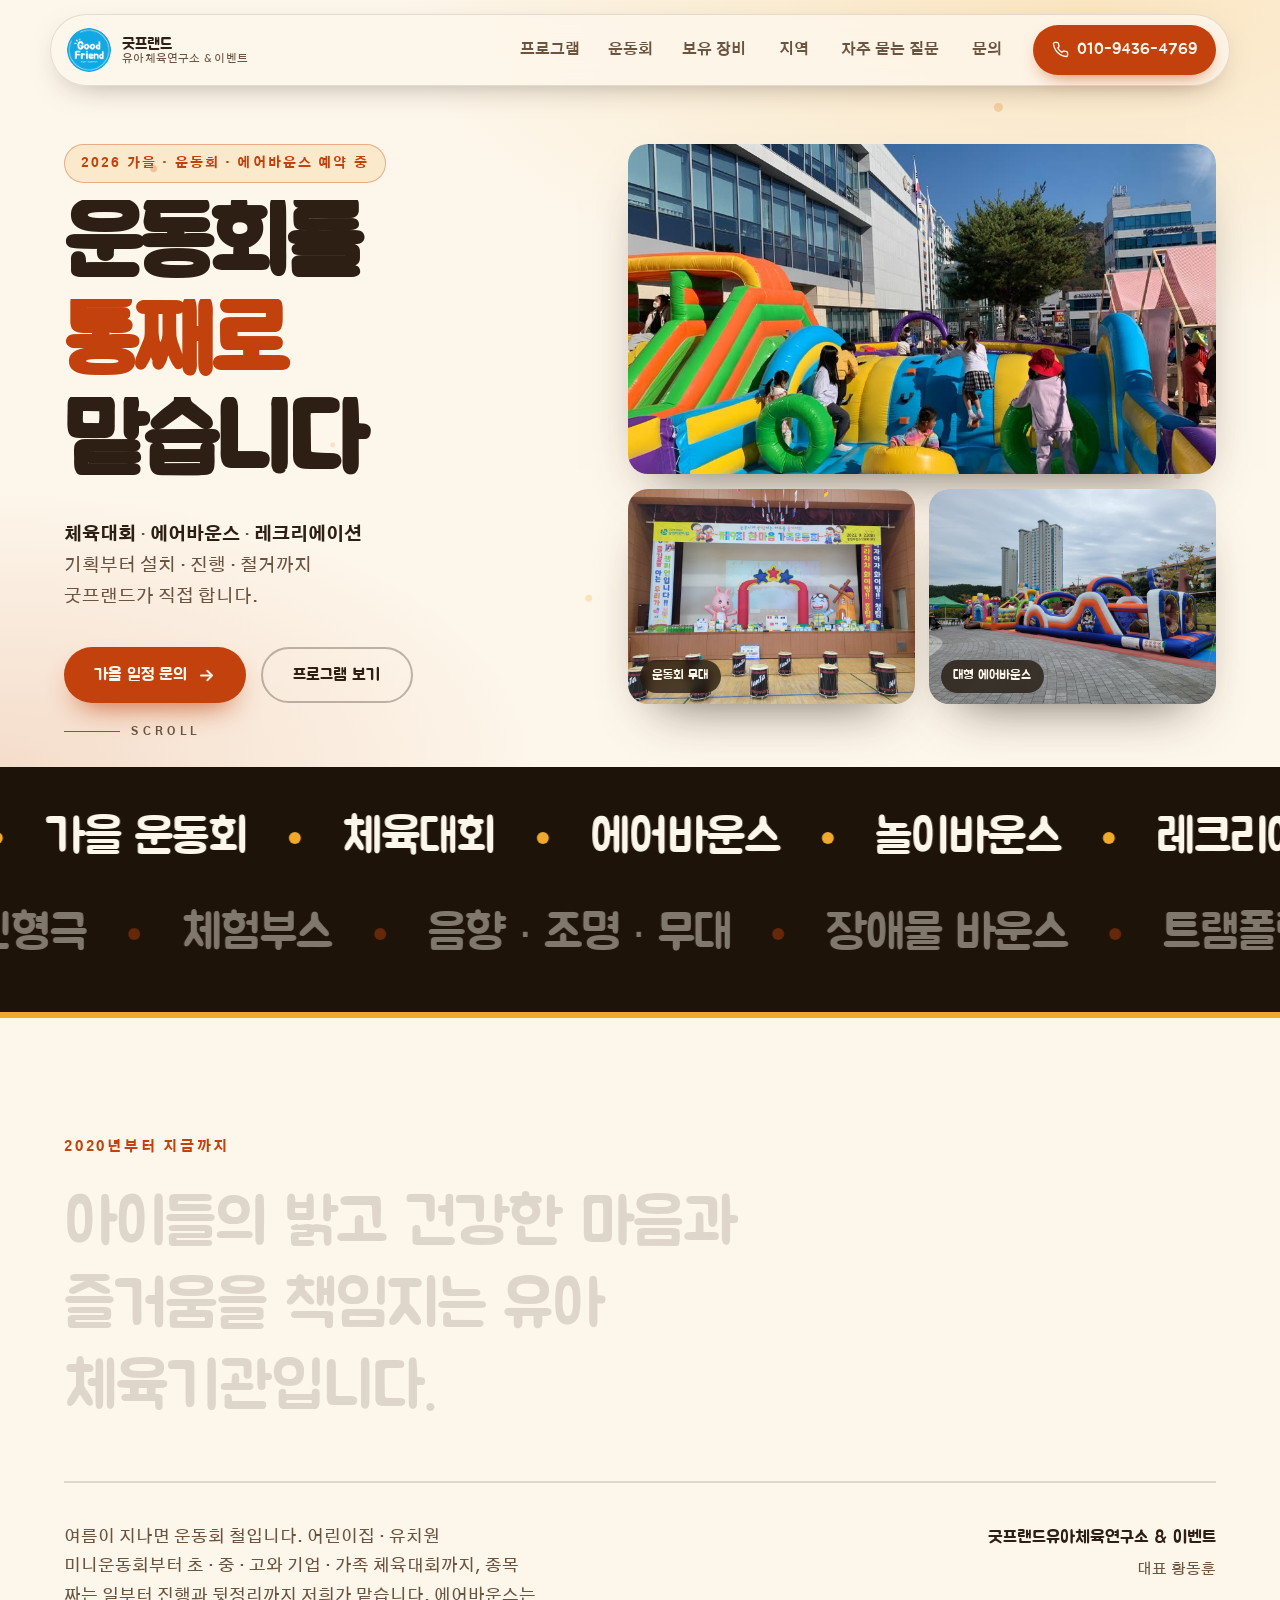
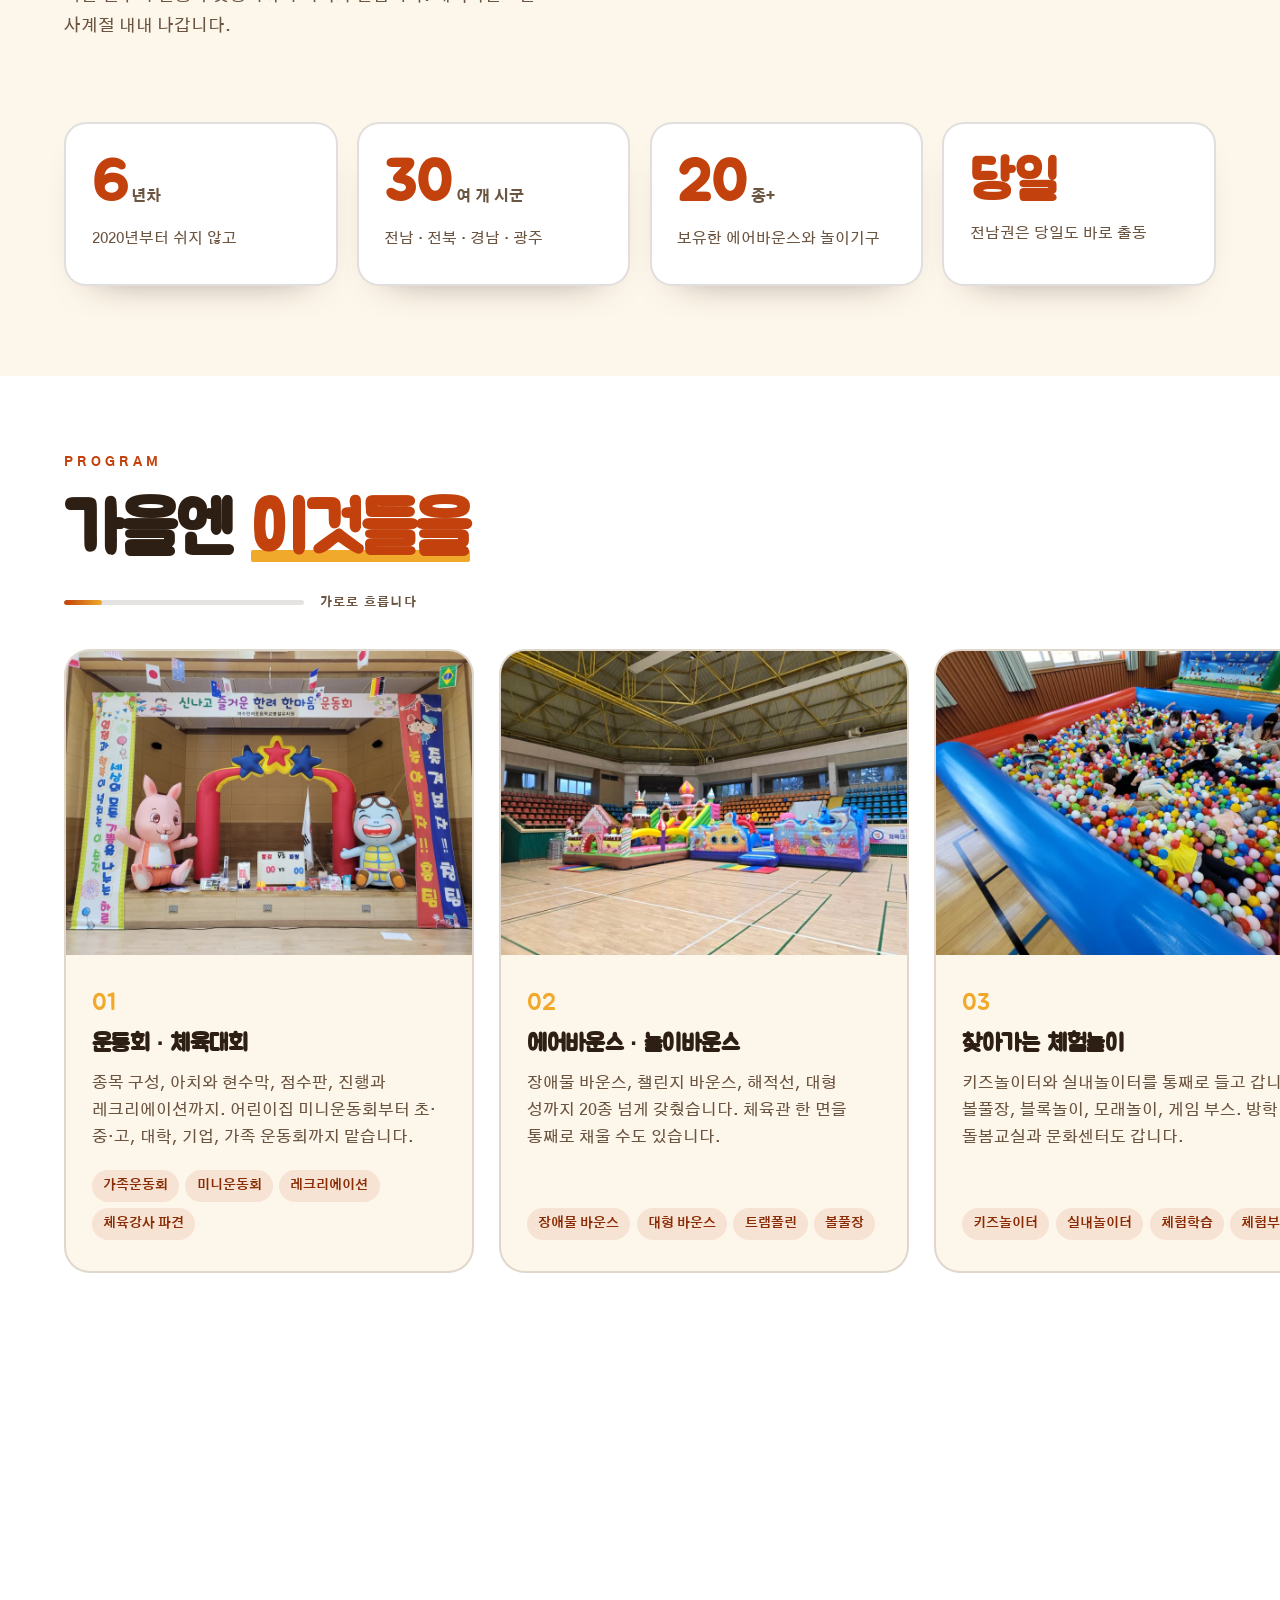
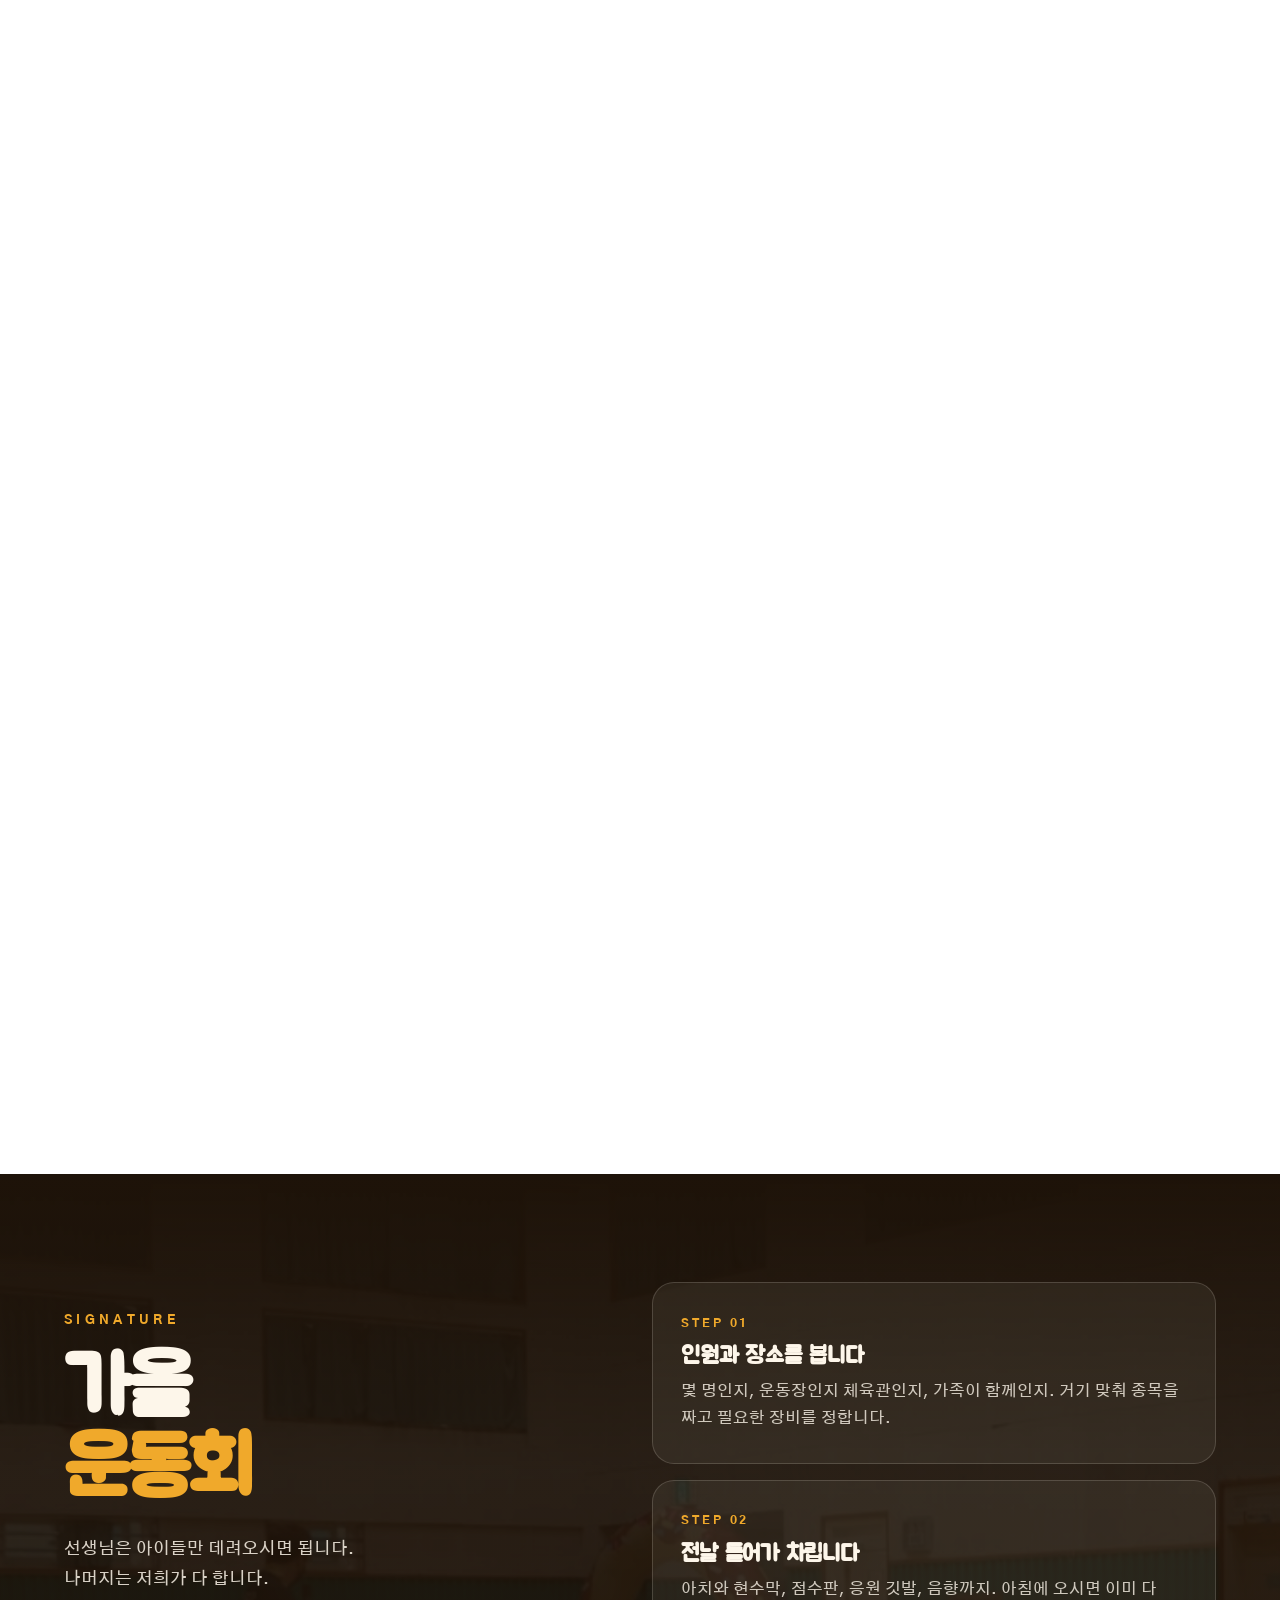
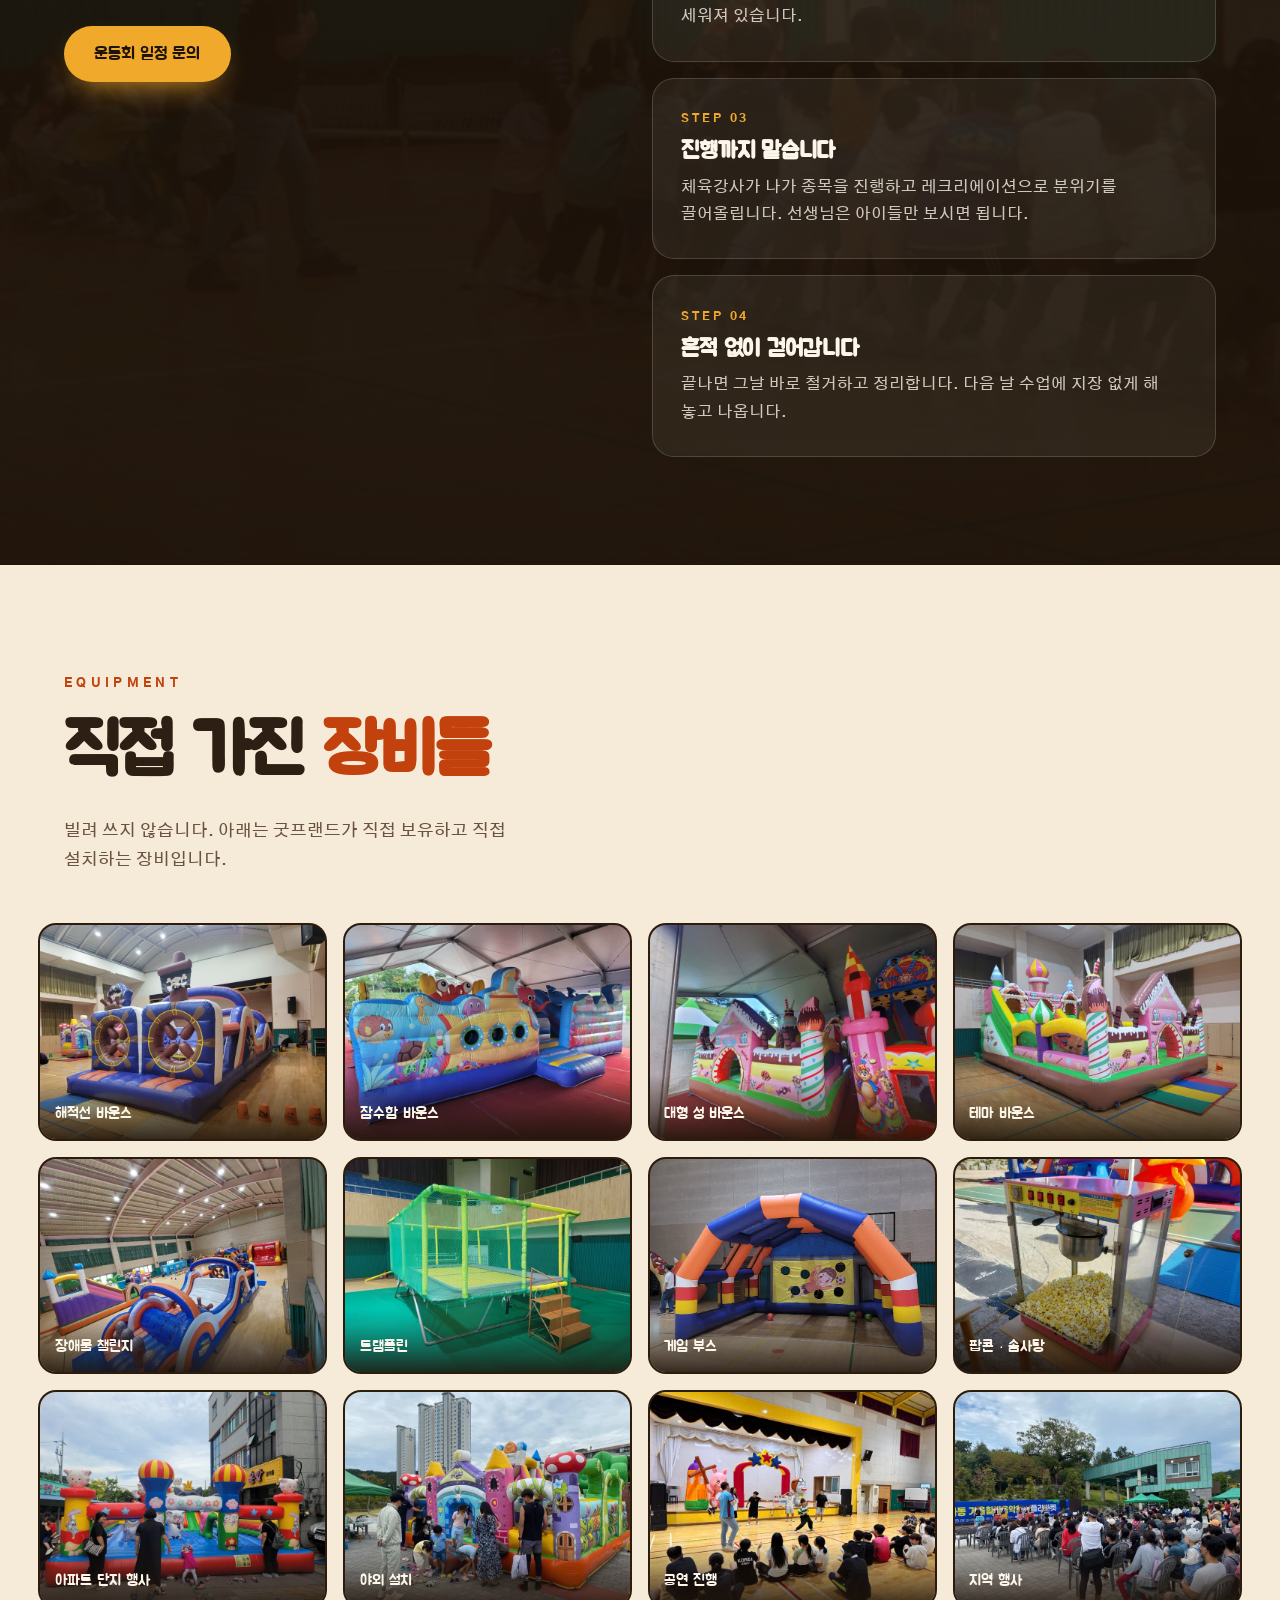
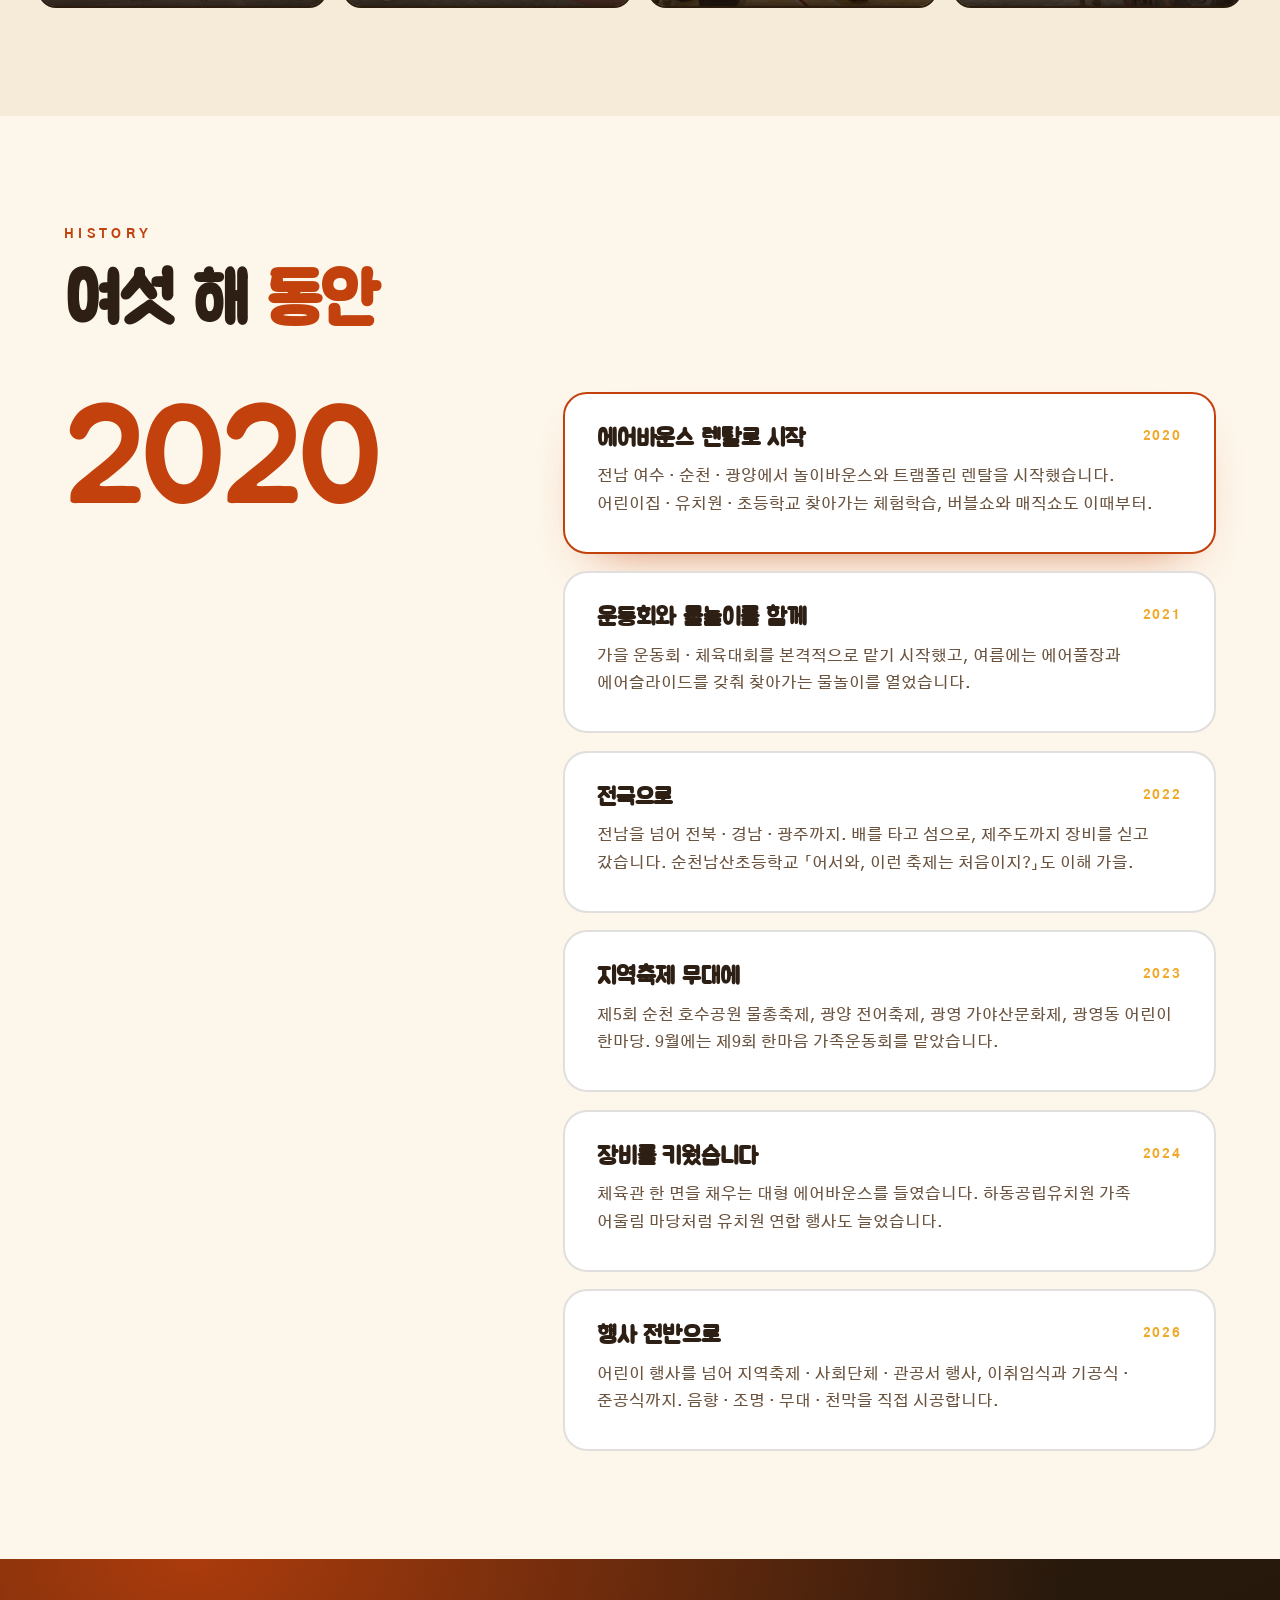
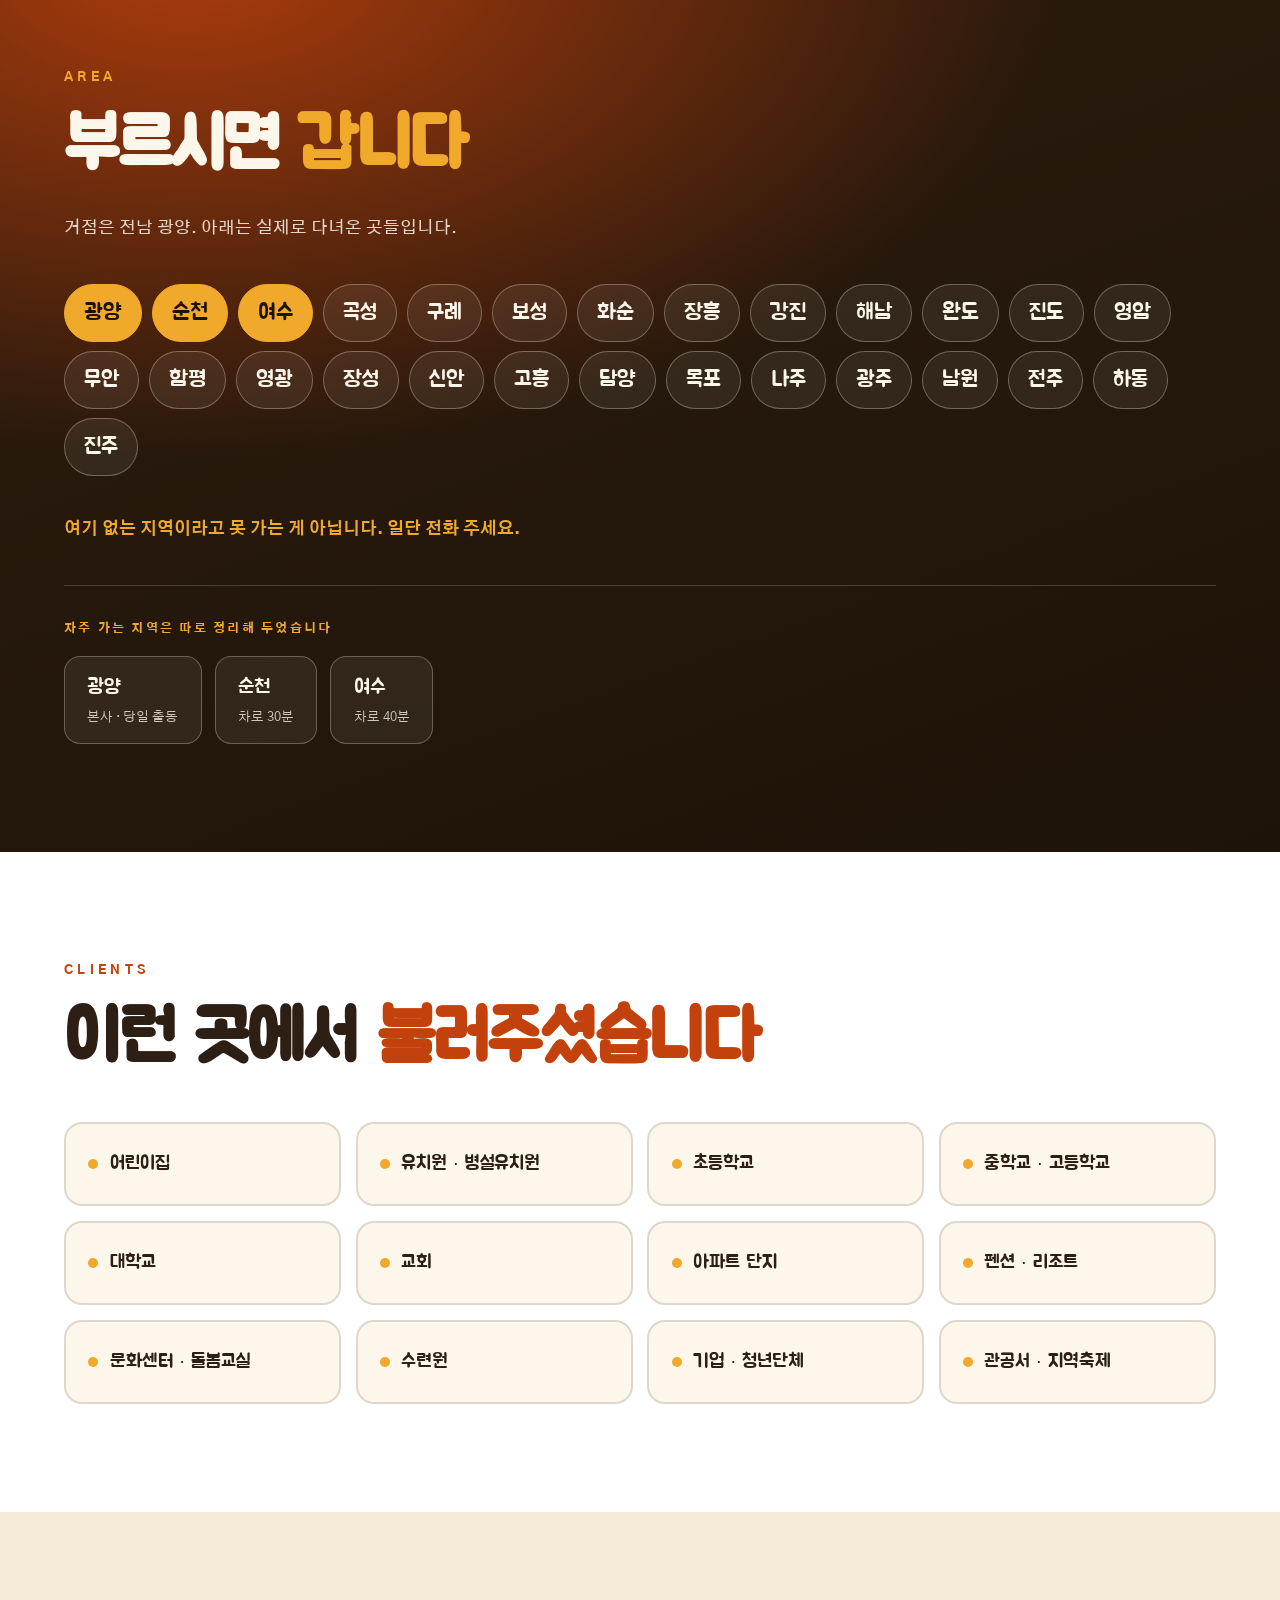
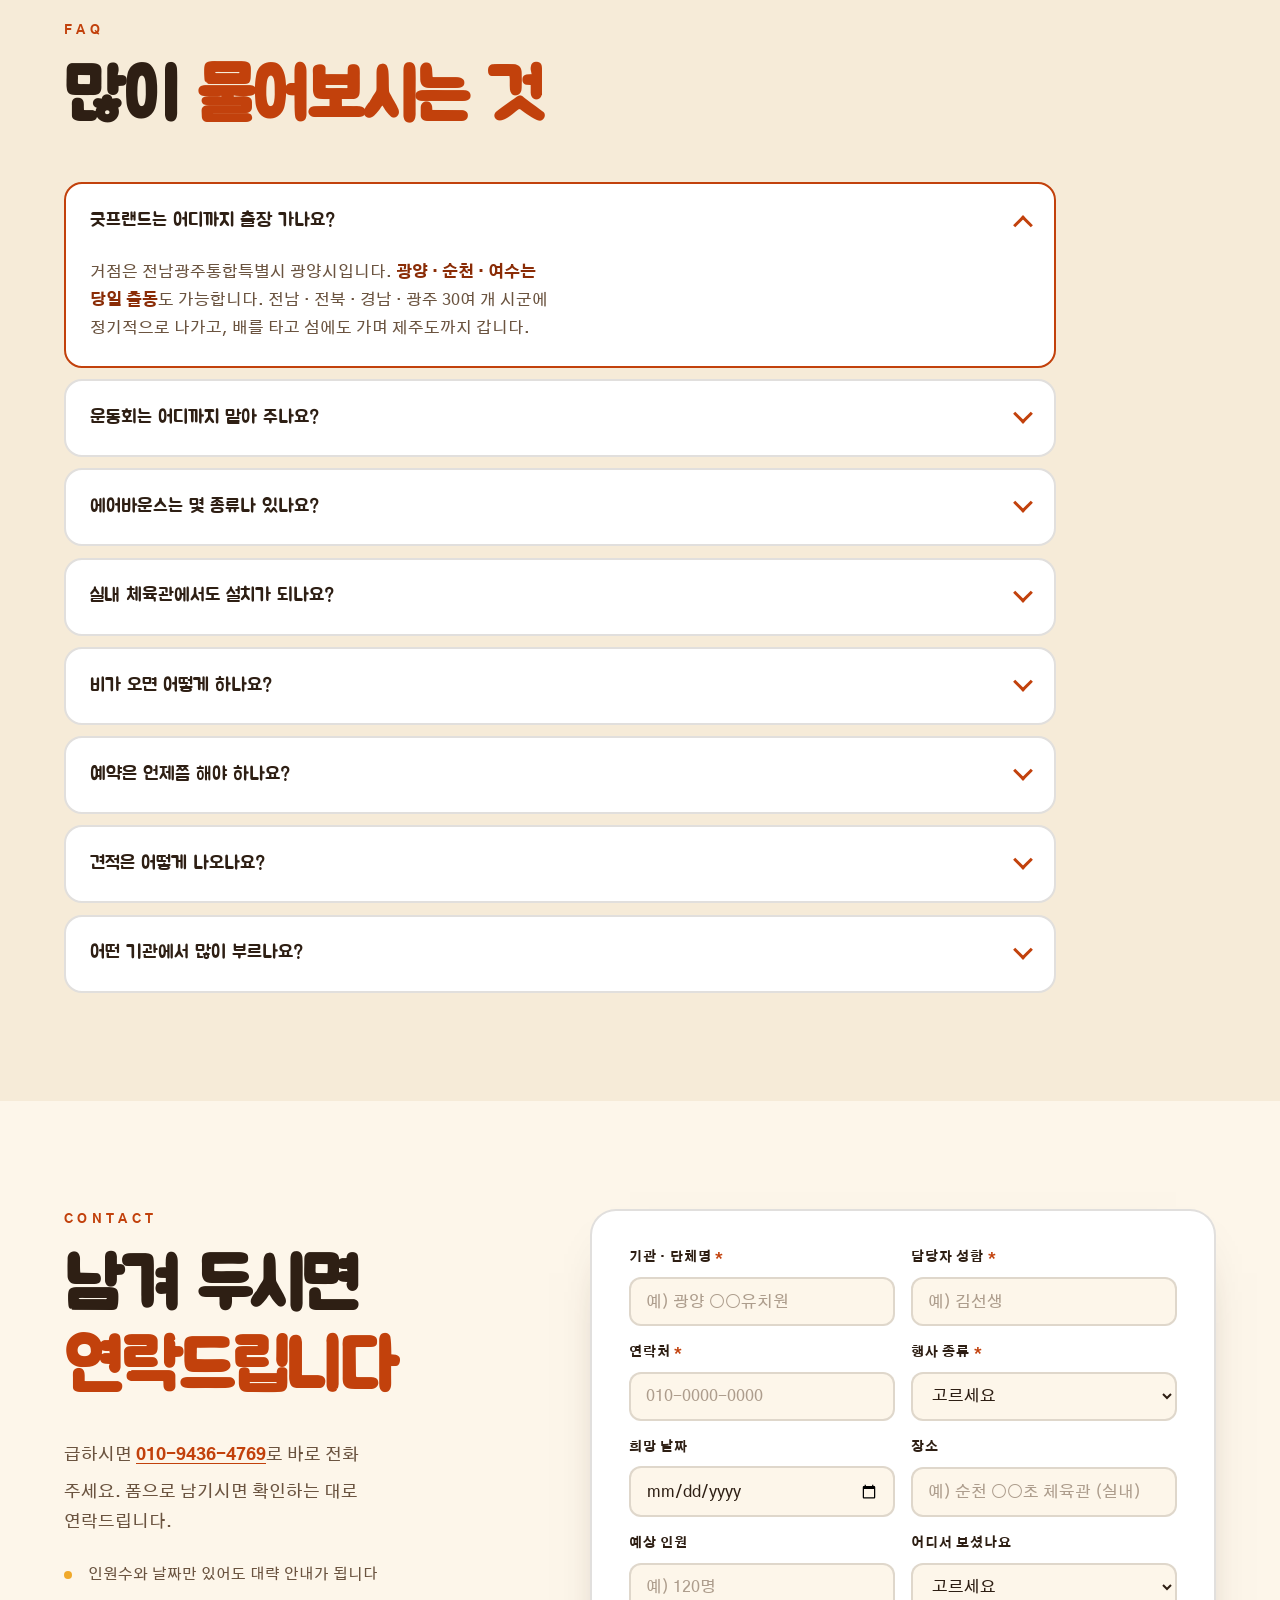
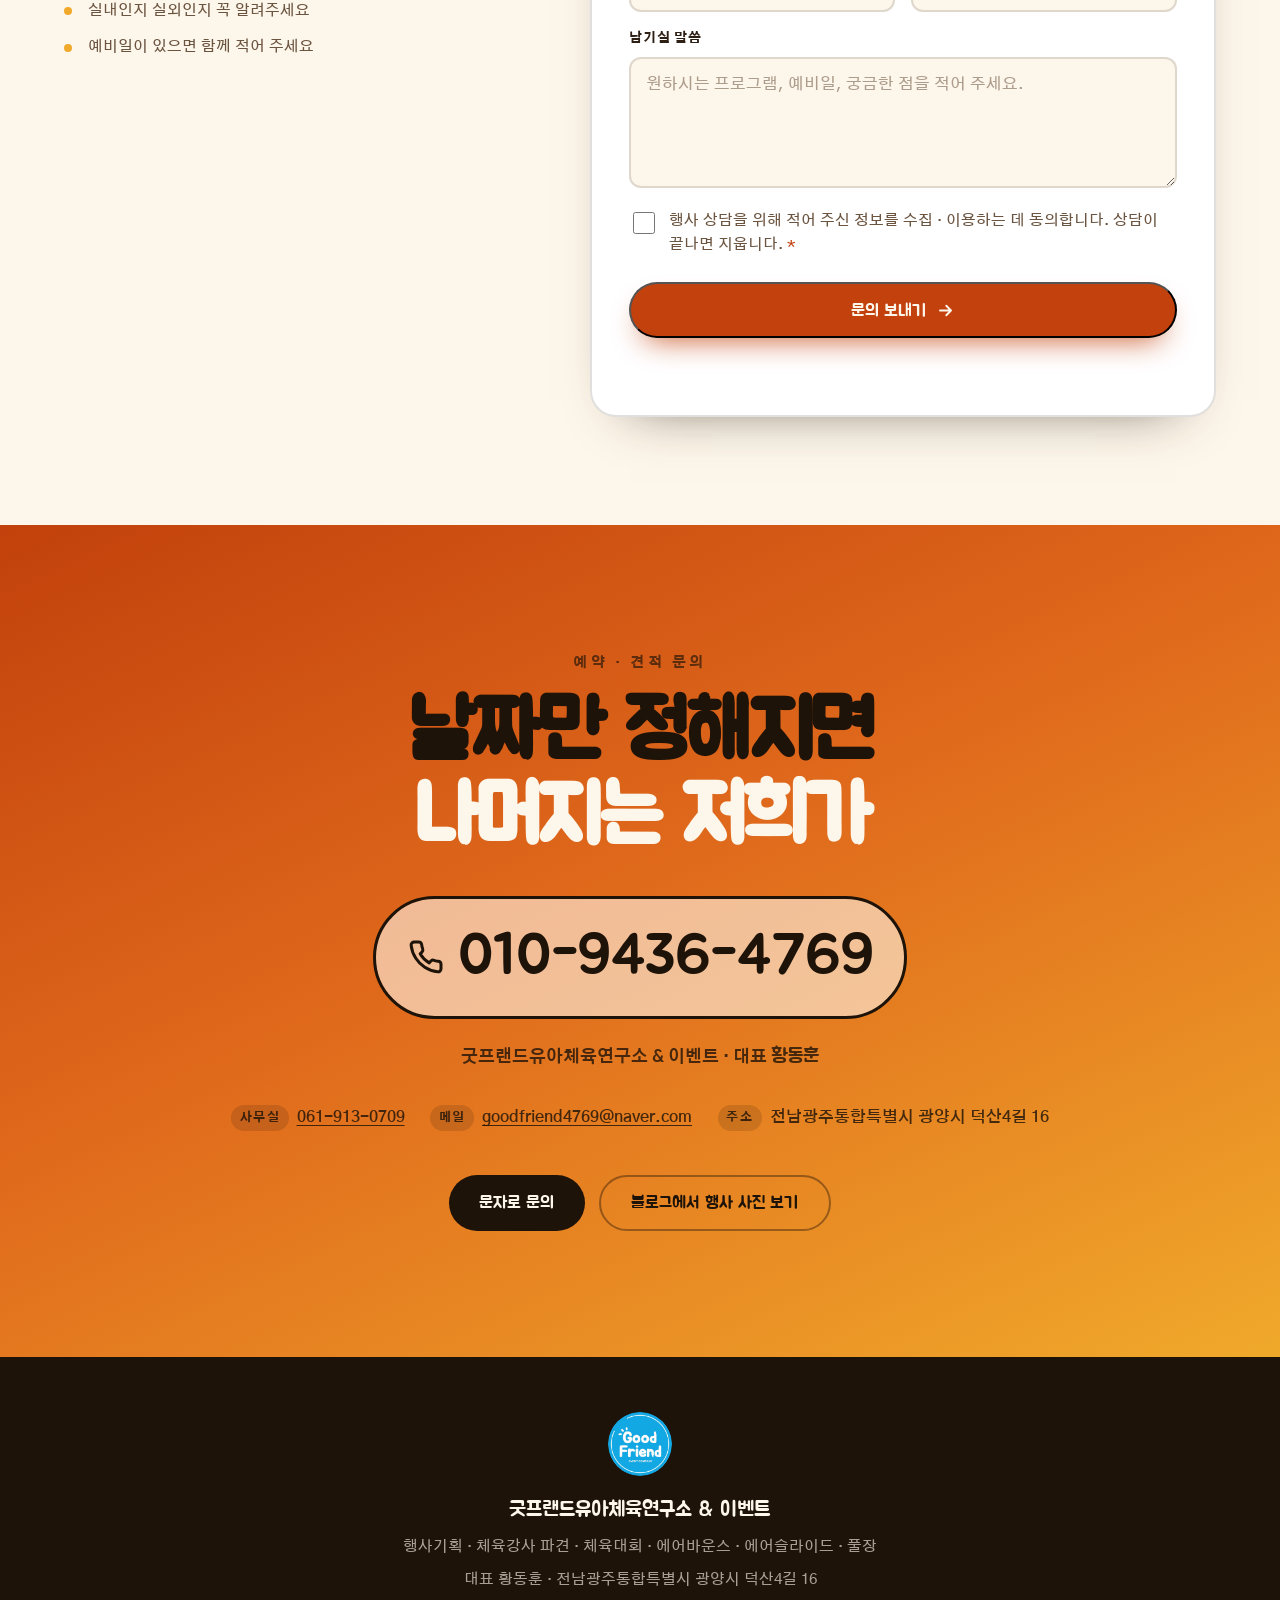
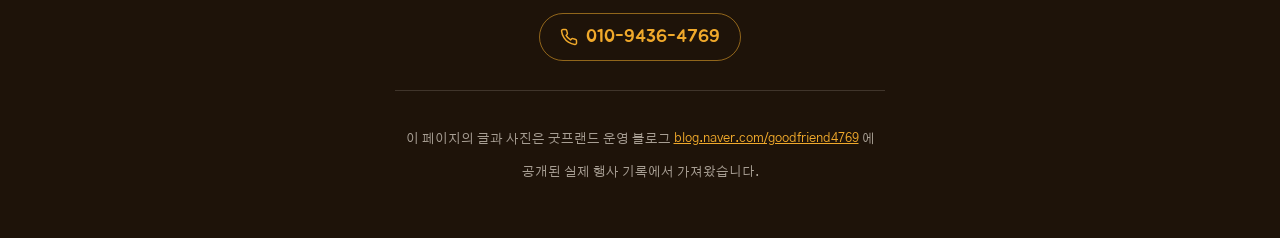
<file: index.html>
<!DOCTYPE html>
<html lang="ko">
<head>
<meta charset="UTF-8">
<meta name="viewport" content="width=device-width, initial-scale=1">
<meta name="gf-edit" content="daf415b270d974d5db8acfe9d79b48c4e4b905da1d3f9ba0fe064784e1ba8fd3">
<meta name="google-site-verification" content="jkWs14Egro3kOD_2JwBB7qVzWrxKMYRVKlcN6oPoObw">
<meta name="naver-site-verification" content="b5495fcdeaa2040faa1d50241d177527f7faa2cd">
<title>굿프랜드유아체육연구소 &amp; 이벤트 — 가을 운동회 · 체육대회 · 에어바운스</title>
<meta name="description" content="전남 여수·순천·광양 기반 유아체육 이벤트 전문. 가을 운동회와 체육대회, 대형 에어바운스, 레크리에이션, 음향·조명·무대까지 직접 설치하고 진행합니다. 대표 황동훈 010-9436-4769">
<meta property="og:title" content="굿프랜드유아체육연구소 & 이벤트">
<meta property="og:description" content="가을 운동회를 통째로 맡습니다. 기획부터 설치·진행·철거까지. 전국 어디든 찾아갑니다.">
<meta property="og:type" content="website">
<meta property="og:url" content="https://gfevent.co.kr/">
<meta property="og:site_name" content="굿프랜드유아체육연구소 &amp; 이벤트">
<meta property="og:locale" content="ko_KR">
<meta property="og:image" content="https://gfevent.co.kr/assets/img/hero-main.jpg">
<meta property="og:image:width" content="1700">
<meta property="og:image:height" content="956">
<meta name="twitter:card" content="summary_large_image">
<link rel="icon" href="assets/img/logo.png">
<link rel="preconnect" href="https://fonts.googleapis.com">
<link rel="preconnect" href="https://fonts.gstatic.com" crossorigin>
<link href="https://fonts.googleapis.com/css2?family=Jua&family=Gothic+A1:wght@300;400;500;700;800;900&display=swap" rel="stylesheet">
<link rel="stylesheet" href="assets/style.css?v=20261007b">
<link rel="canonical" href="https://gfevent.co.kr/">
<meta name="robots" content="index,follow,max-image-preview:large">
<meta name="author" content="굿프랜드유아체육연구소 &amp; 이벤트">
<meta name="geo.region" content="KR-46">
<meta name="geo.placename" content="전남광주통합특별시 광양시">

<script type="application/ld+json">
{
 "@context":"https://schema.org",
 "@graph":[
  {
   "@type":["LocalBusiness","EntertainmentBusiness"],
   "@id":"https://gfevent.co.kr/#org",
   "name":"굿프랜드유아체육연구소 & 이벤트",
   "alternateName":["굿프랜드","굿프랜드이벤트","Good Friend Event Company"],
   "description":"전남광주통합특별시 광양시에 있는 유아체육·어린이 행사 전문 업체. 운동회와 체육대회, 에어바운스, 찾아가는 체험놀이, 버블쇼, 여름 물놀이, 음향·조명·무대 시공까지 직접 보유한 장비로 설치하고 진행한다. 2020년부터 운영.",
   "url":"https://gfevent.co.kr/",
   "logo":"https://gfevent.co.kr/assets/img/logo.png",
   "image":"https://gfevent.co.kr/assets/img/hero-main.jpg",
   "telephone":"+82-10-9436-4769",
   "email":"goodfriend4769@naver.com",
   "foundingDate":"2020",
   "founder":{"@type":"Person","name":"황동훈"},
   "priceRange":"견적 문의",
   "address":{
    "@type":"PostalAddress",
    "streetAddress":"덕산4길 16",
    "addressLocality":"광양시",
    "addressRegion":"전남광주통합특별시",
    "addressCountry":"KR"
   },
   "areaServed":[
    {"@type":"City","name":"광양시"},{"@type":"City","name":"순천시"},
    {"@type":"City","name":"여수시"},{"@type":"City","name":"목포시"},
    {"@type":"City","name":"나주시"},{"@type":"City","name":"광주"},
    {"@type":"AdministrativeArea","name":"전남광주통합특별시"},
    {"@type":"AdministrativeArea","name":"전라북도"},
    {"@type":"AdministrativeArea","name":"경상남도"},
    {"@type":"AdministrativeArea","name":"제주특별자치도"}
   ],
   "sameAs":["https://blog.naver.com/goodfriend4769"],
   "hasOfferCatalog":{
    "@type":"OfferCatalog","name":"굿프랜드 행사 프로그램",
    "itemListElement":[
     {"@type":"Offer","itemOffered":{"@type":"Service","name":"운동회 · 체육대회 대행","description":"종목 구성, 아치·현수막·점수판 설치, 음향, 체육강사 진행, 레크리에이션, 당일 철거까지."}},
     {"@type":"Offer","itemOffered":{"@type":"Service","name":"에어바운스 대여 및 설치","description":"장애물 바운스, 챌린지 바운스, 해적선, 대형 성 등 20종 이상을 직접 보유하고 직접 설치."}},
     {"@type":"Offer","itemOffered":{"@type":"Service","name":"찾아가는 체험놀이","description":"키즈놀이터, 실내놀이터, 볼풀장, 블록놀이, 게임 부스를 기관으로 가져가 운영."}},
     {"@type":"Offer","itemOffered":{"@type":"Service","name":"공연 · 어린이 이벤트","description":"버블쇼, 매직쇼, 인형극, 어린이날 행사, 학예발표회, 가을음악회."}},
     {"@type":"Offer","itemOffered":{"@type":"Service","name":"행사 전반 대행","description":"지역축제, 관공서 행사, 이취임식·기공식·준공식. 음향·조명·무대·천막 직접 시공."}},
     {"@type":"Offer","itemOffered":{"@type":"Service","name":"찾아가는 여름 물놀이","description":"에어풀장, 에어슬라이드, 에어수영장을 행사장에 설치하고 회수까지."}}
    ]
   }
  },
  {
   "@type":"WebSite",
   "@id":"https://gfevent.co.kr/#site",
   "url":"https://gfevent.co.kr/",
   "name":"굿프랜드유아체육연구소 & 이벤트",
   "inLanguage":"ko-KR",
   "publisher":{"@id":"https://gfevent.co.kr/#org"}
  },
  {
   "@type":"FAQPage",
   "@id":"https://gfevent.co.kr/#faq",
   "mainEntity":[
    {"@type":"Question","name":"굿프랜드는 어디까지 출장 가나요?","acceptedAnswer":{"@type":"Answer","text":"거점은 전남광주통합특별시 광양시입니다. 광양·순천·여수는 당일 출동도 가능합니다. 전남·전북·경남·광주 30여 개 시군에 정기적으로 나가고, 배를 타고 섬에도 가며 제주도까지 갑니다."}},
    {"@type":"Question","name":"운동회는 어디까지 맡아 주나요?","acceptedAnswer":{"@type":"Answer","text":"종목 구성부터 아치·현수막·점수판·응원 깃발 설치, 음향, 체육강사 진행, 레크리에이션, 당일 철거까지 전부 합니다. 선생님은 아이들만 인솔하시면 됩니다."}},
    {"@type":"Question","name":"에어바운스는 몇 종류나 있나요?","acceptedAnswer":{"@type":"Answer","text":"장애물 바운스, 챌린지 바운스, 해적선, 대형 성, 잠수함 등 20종이 넘습니다. 전부 직접 보유하고 직접 설치합니다. 체육관 한 면을 통째로 채우는 규모도 가능합니다."}},
    {"@type":"Question","name":"실내 체육관에서도 설치가 되나요?","acceptedAnswer":{"@type":"Answer","text":"됩니다. 체육관·강당·다목적실 크기에 맞춰 장비를 고릅니다. 천장 높이와 출입문 폭을 알려주시면 들어갈 수 있는 장비를 골라 드립니다."}},
    {"@type":"Question","name":"비가 오면 어떻게 하나요?","acceptedAnswer":{"@type":"Answer","text":"실내 전환이 가능하면 체육관으로 옮겨 진행합니다. 어려우면 일정을 조정합니다. 계약할 때 예비일을 함께 잡아 둡니다."}},
    {"@type":"Question","name":"예약은 언제쯤 해야 하나요?","acceptedAnswer":{"@type":"Answer","text":"가을 운동회(9~11월)와 여름 물놀이(6~9월)는 인기 날짜가 몇 달 전에 찹니다. 가을 행사는 여름에, 여름 물놀이는 봄에 연락 주시는 편이 안전합니다."}},
    {"@type":"Question","name":"견적은 어떻게 나오나요?","acceptedAnswer":{"@type":"Answer","text":"인원수, 장소(실내 또는 실외), 날짜, 원하는 프로그램 네 가지에 따라 달라집니다. 010-9436-4769로 이 네 가지만 알려주시면 바로 안내해 드립니다."}},
    {"@type":"Question","name":"어떤 기관에서 많이 부르나요?","acceptedAnswer":{"@type":"Answer","text":"어린이집, 유치원과 병설유치원, 초·중·고등학교, 대학교, 교회, 아파트 단지, 펜션·리조트, 문화센터와 돌봄교실, 수련원, 기업과 청년단체, 관공서와 지역축제입니다."}}
   ]
  }
 ]
}
</script>
</head>
<body>

<div class="progress" aria-hidden="true"><span id="progressBar"></span></div>

<!-- 상단 내비 -->
<header class="nav" id="nav">
  <a class="nav__brand" href="#top">
    <img class="nav__logo" src="assets/img/logo.png" alt="굿프랜드 로고" width="44" height="44">
    <span class="nav__name">굿프랜드<em>유아체육연구소 &amp; 이벤트</em></span>
  </a>
  <nav class="nav__links" aria-label="주요 메뉴">
    <a href="#services">프로그램</a>
    <a href="#sports">운동회</a>
    <a href="#gear">보유 장비</a>
    <a href="#area">지역</a>
    <a href="#faq">자주 묻는 질문</a>
    <a href="#form">문의</a>
  </nav>
  <a class="nav__cta" href="tel:010-9436-4769">
    <svg viewBox="0 0 24 24" fill="none" stroke="currentColor" stroke-width="2" stroke-linecap="round" stroke-linejoin="round" aria-hidden="true"><path d="M22 16.9v3a2 2 0 0 1-2.2 2 19.8 19.8 0 0 1-8.6-3.1 19.5 19.5 0 0 1-6-6A19.8 19.8 0 0 1 2.1 4.2 2 2 0 0 1 4.1 2h3a2 2 0 0 1 2 1.7c.1 1 .4 2 .7 2.9a2 2 0 0 1-.5 2.1L8.1 9.9a16 16 0 0 0 6 6l1.2-1.2a2 2 0 0 1 2.1-.5c.9.3 1.9.6 2.9.7a2 2 0 0 1 1.7 2Z"/></svg>
    <span>010-9436-4769</span>
  </a>
</header>

<main id="top">

<!-- ══════════ 1. 히어로 ══════════ -->
<section class="hero" id="hero">
  <div class="hero__leaves" aria-hidden="true"></div>
  <div class="hero__inner">

    <div class="hero__copy">
      <p class="hero__eyebrow"><span>2026 가을 · 운동회 · 에어바운스 예약 중</span></p>
      <h1 class="hero__title">
        <span class="line"><span class="w">운</span><span class="w">동</span><span class="w">회</span><span class="w">를</span></span>
        <span class="line"><span class="w hl">통</span><span class="w hl">째</span><span class="w hl">로</span></span>
        <span class="line"><span class="w">맡</span><span class="w">습</span><span class="w">니</span><span class="w">다</span></span>
      </h1>
      <p class="hero__sub">
        <b>체육대회</b> · <b>에어바운스</b> · <b>레크리에이션</b><br>
        기획부터 설치 · 진행 · 철거까지 굿프랜드가 직접 합니다.
      </p>
      <div class="hero__actions">
        <a class="btn btn--maple" href="tel:010-9436-4769" data-magnet>
          <span>가을 일정 문의</span>
          <svg viewBox="0 0 24 24" fill="none" stroke="currentColor" stroke-width="2.4" stroke-linecap="round" stroke-linejoin="round" aria-hidden="true"><path d="M5 12h14M13 6l6 6-6 6"/></svg>
        </a>
        <a class="btn btn--line" href="#services">프로그램 보기</a>
      </div>
    </div>

    <div class="hero__shots">
      <figure class="hero__shot hero__shot--big">
        <img src="assets/img/hero-main.jpg" alt="야외에 설치된 대형 에어바운스 위에서 뛰노는 아이들" width="1700" height="956" fetchpriority="high">
      </figure>
      <figure class="hero__shot hero__shot--a">
        <img src="assets/img/hero-sports.jpg" alt="체육관에 차려진 한마음 가족운동회 무대와 아치" width="900" height="506" loading="lazy">
        <figcaption>운동회 무대</figcaption>
      </figure>
      <figure class="hero__shot hero__shot--b">
        <img src="assets/img/hero-outdoor.jpg" alt="광장에 나란히 설치된 대형 에어바운스 두 동" width="900" height="506" loading="lazy">
        <figcaption>대형 에어바운스</figcaption>
      </figure>
    </div>

  </div>

  <div class="hero__cue" aria-hidden="true">
    <span class="hero__cueLine"></span>
    <span class="hero__cueText">SCROLL</span>
  </div>
</section>

<!-- ══════════ 2. 키워드 마퀴 ══════════ -->
<section class="marquee" aria-hidden="true">
  <div class="marquee__row" data-marquee data-dir="1"><div class="marquee__track" id="mq1"></div></div>
  <div class="marquee__row marquee__row--alt" data-marquee data-dir="-1"><div class="marquee__track" id="mq2"></div></div>
</section>

<!-- ══════════ 3. 선언 ══════════ -->
<section class="statement" id="about">
  <div class="wrap">
    <p class="statement__label">2020년부터 지금까지</p>
    <p class="statement__big" data-words>
      아이들의 밝고 건강한 마음과 즐거움을 책임지는 유아 체육기관입니다.
    </p>
    <div class="statement__meta">
      <p data-reveal>
        여름이 지나면 운동회 철입니다. 어린이집 · 유치원 미니운동회부터
        초 · 중 · 고와 기업 · 가족 체육대회까지, 종목 짜는 일부터 진행과
        뒷정리까지 저희가 맡습니다. 에어바운스는 사계절 내내 나갑니다.
      </p>
      <p class="statement__sign" data-reveal data-delay="160">
        <em>굿프랜드유아체육연구소 &amp; 이벤트</em>
        <span>대표 황동훈</span>
      </p>
    </div>
  </div>
</section>

<!-- ══════════ 4. 숫자 ══════════ -->
<section class="stats">
  <div class="wrap stats__grid">
    <div class="stat" data-reveal>
      <span class="stat__num"><b data-count="6">0</b><i>년차</i></span>
      <span class="stat__label">2020년부터 쉬지 않고</span>
    </div>
    <div class="stat" data-reveal data-delay="80">
      <span class="stat__num"><b data-count="30">0</b><i>여 개 시군</i></span>
      <span class="stat__label">전남 · 전북 · 경남 · 광주</span>
    </div>
    <div class="stat" data-reveal data-delay="160">
      <span class="stat__num"><b data-count="20">0</b><i>종+</i></span>
      <span class="stat__label">보유한 에어바운스와 놀이기구</span>
    </div>
    <div class="stat" data-reveal data-delay="240">
      <span class="stat__num"><b class="stat__word">당일</b></span>
      <span class="stat__label">전남권은 당일도 바로 출동</span>
    </div>
  </div>
</section>

<!-- ══════════ 5. 프로그램 : 가로 스크롤 ══════════ -->
<section class="rail" id="services">
  <div class="rail__sticky">
    <div class="rail__head">
      <p class="sec__kicker">PROGRAM</p>
      <h2 class="sec__title">가을엔 <em>이것들을</em></h2>
      <div class="rail__hint" aria-hidden="true">
        <span class="rail__hintBar"><i id="railBar"></i></span>
        <span>가로로 흐릅니다</span>
      </div>
    </div>
    <div class="rail__track" id="railTrack">

      <article class="card">
        <div class="card__img"><img src="assets/img/p-sports.jpg" alt="운동회 아치와 응원 현수막이 설치된 체육관 무대" loading="lazy"></div>
        <div class="card__body">
          <span class="card__no">01</span>
          <h3>운동회 · 체육대회</h3>
          <p>종목 구성, 아치와 현수막, 점수판, 진행과 레크리에이션까지. 어린이집 미니운동회부터 초·중·고, 대학, 기업, 가족 운동회까지 맡습니다.</p>
          <ul class="card__tags"><li>가족운동회</li><li>미니운동회</li><li>레크리에이션</li><li>체육강사 파견</li></ul>
        </div>
      </article>

      <article class="card">
        <div class="card__img"><img src="assets/img/p-bounce.jpg" alt="체육관을 가득 채운 대형 에어바운스" loading="lazy"></div>
        <div class="card__body">
          <span class="card__no">02</span>
          <h3>에어바운스 · 놀이바운스</h3>
          <p>장애물 바운스, 챌린지 바운스, 해적선, 대형 성까지 20종 넘게 갖췄습니다. 체육관 한 면을 통째로 채울 수도 있습니다.</p>
          <ul class="card__tags"><li>장애물 바운스</li><li>대형 바운스</li><li>트램폴린</li><li>볼풀장</li></ul>
        </div>
      </article>

      <article class="card">
        <div class="card__img"><img src="assets/img/p-play.jpg" alt="실내에 설치된 대형 볼풀장" loading="lazy"></div>
        <div class="card__body">
          <span class="card__no">03</span>
          <h3>찾아가는 체험놀이</h3>
          <p>키즈놀이터와 실내놀이터를 통째로 들고 갑니다. 볼풀장, 블록놀이, 모래놀이, 게임 부스. 방학 돌봄교실과 문화센터도 갑니다.</p>
          <ul class="card__tags"><li>키즈놀이터</li><li>실내놀이터</li><li>체험학습</li><li>체험부스</li></ul>
        </div>
      </article>

      <article class="card">
        <div class="card__img"><img src="assets/img/p-show.jpg" alt="야외 행사장에서 인형탈 공연을 보는 아이들" loading="lazy"></div>
        <div class="card__body">
          <span class="card__no">04</span>
          <h3>공연 · 어린이 이벤트</h3>
          <p>버블쇼, 매직쇼, 인형극. 어린이날 행사와 학예발표회, 가을음악회까지. 팝콘과 솜사탕 부스도 함께 차립니다.</p>
          <ul class="card__tags"><li>버블쇼</li><li>매직쇼</li><li>인형극</li><li>팝콘 · 솜사탕</li></ul>
        </div>
      </article>

      <article class="card">
        <div class="card__img"><img src="assets/img/p-stage.jpg" alt="이취임식 행사장의 무대와 조명 설치" loading="lazy"></div>
        <div class="card__body">
          <span class="card__no">05</span>
          <h3>행사 전반 <small>2026 확장</small></h3>
          <p>지역축제와 사회단체 · 관공서 행사, 이취임식 · 기공식 · 준공식까지. 음향 · 조명 · 무대 · 천막을 직접 시공해 통째로 진행합니다.</p>
          <ul class="card__tags"><li>음향</li><li>조명</li><li>무대</li><li>천막</li></ul>
        </div>
      </article>

      <article class="card card--next">
        <div class="card__img"><img src="assets/img/p-water.jpg" alt="광장에 설치된 대형 에어풀장 전경" loading="lazy"></div>
        <div class="card__body">
          <span class="card__no">06</span>
          <h3>찾아가는 물놀이 <small>내년 예약</small></h3>
          <p>에어풀장 · 에어슬라이드 · 에어수영장. 올여름은 끝났지만 내년 여름 일정은 지금부터 받습니다. 인기 날짜는 봄에 다 찹니다.</p>
          <ul class="card__tags"><li>에어풀장</li><li>에어슬라이드</li><li>에어수영장</li><li>내년 6~9월</li></ul>
        </div>
      </article>

    </div>
  </div>
</section>

<!-- ══════════ 6. 운동회 스포트라이트 ══════════ -->
<section class="spot" id="sports">
  <div class="spot__bg" aria-hidden="true">
    <img src="assets/img/spot-sports.jpg" alt="" data-parallax="0.16">
  </div>
  <div class="spot__wrap">
    <div class="spot__sticky">
      <p class="sec__kicker sec__kicker--light">SIGNATURE</p>
      <h2 class="spot__title">가을<br><em>운동회</em></h2>
      <p class="spot__lead">선생님은 아이들만 데려오시면 됩니다. 나머지는 저희가 다 합니다.</p>
      <a class="btn btn--gold" href="tel:010-9436-4769" data-magnet><span>운동회 일정 문의</span></a>
    </div>
    <ol class="spot__steps">
      <li data-reveal>
        <span class="spot__step">STEP 01</span>
        <h3>인원과 장소를 봅니다</h3>
        <p>몇 명인지, 운동장인지 체육관인지, 가족이 함께인지. 거기 맞춰 종목을 짜고 필요한 장비를 정합니다.</p>
      </li>
      <li data-reveal data-delay="80">
        <span class="spot__step">STEP 02</span>
        <h3>전날 들어가 차립니다</h3>
        <p>아치와 현수막, 점수판, 응원 깃발, 음향까지. 아침에 오시면 이미 다 세워져 있습니다.</p>
      </li>
      <li data-reveal data-delay="160">
        <span class="spot__step">STEP 03</span>
        <h3>진행까지 맡습니다</h3>
        <p>체육강사가 나가 종목을 진행하고 레크리에이션으로 분위기를 끌어올립니다. 선생님은 아이들만 보시면 됩니다.</p>
      </li>
      <li data-reveal data-delay="240">
        <span class="spot__step">STEP 04</span>
        <h3>흔적 없이 걷어갑니다</h3>
        <p>끝나면 그날 바로 철거하고 정리합니다. 다음 날 수업에 지장 없게 해 놓고 나옵니다.</p>
      </li>
    </ol>
  </div>
</section>

<!-- ══════════ 7. 보유 장비 ══════════ -->
<section class="gear" id="gear">
  <div class="wrap">
    <p class="sec__kicker">EQUIPMENT</p>
    <h2 class="sec__title">직접 가진 <em>장비들</em></h2>
    <p class="gear__lead" data-reveal>
      빌려 쓰지 않습니다. 아래는 굿프랜드가 직접 보유하고 직접 설치하는 장비입니다.
    </p>
  </div>
  <div class="gear__grid" id="gearGrid">
    <figure data-reveal><img src="assets/img/g01.jpg" alt="해적선 모양 대형 에어바운스" loading="lazy"><figcaption>해적선 바운스</figcaption></figure>
    <figure data-reveal data-delay="40"><img src="assets/img/g02.jpg" alt="잠수함 모양 대형 에어바운스" loading="lazy"><figcaption>잠수함 바운스</figcaption></figure>
    <figure data-reveal data-delay="80"><img src="assets/img/g03.jpg" alt="성 모양 대형 에어바운스" loading="lazy"><figcaption>대형 성 바운스</figcaption></figure>
    <figure data-reveal data-delay="120"><img src="assets/img/g04.jpg" alt="케이크 테마 에어바운스" loading="lazy"><figcaption>테마 바운스</figcaption></figure>
    <figure data-reveal data-delay="160"><img src="assets/img/g05.jpg" alt="긴 장애물 코스형 에어바운스" loading="lazy"><figcaption>장애물 챌린지</figcaption></figure>
    <figure data-reveal data-delay="200"><img src="assets/img/g06.jpg" alt="안전망을 두른 트램폴린" loading="lazy"><figcaption>트램폴린</figcaption></figure>
    <figure data-reveal data-delay="240"><img src="assets/img/g07.jpg" alt="체육관에 설치된 게임 부스" loading="lazy"><figcaption>게임 부스</figcaption></figure>
    <figure data-reveal data-delay="280"><img src="assets/img/g08.jpg" alt="팝콘 기계" loading="lazy"><figcaption>팝콘 · 솜사탕</figcaption></figure>
    <figure data-reveal data-delay="320"><img src="assets/img/g09.jpg" alt="아파트 단지에 설치된 에어바운스와 가족들" loading="lazy"><figcaption>아파트 단지 행사</figcaption></figure>
    <figure data-reveal data-delay="360"><img src="assets/img/g10.jpg" alt="야외 대형 에어바운스 앞에 모인 가족들" loading="lazy"><figcaption>야외 설치</figcaption></figure>
    <figure data-reveal data-delay="400"><img src="assets/img/g11.jpg" alt="체육관에서 공연을 보는 아이들" loading="lazy"><figcaption>공연 진행</figcaption></figure>
    <figure data-reveal data-delay="440"><img src="assets/img/g12.jpg" alt="야외 음악회 관중석" loading="lazy"><figcaption>지역 행사</figcaption></figure>
  </div>
</section>

<!-- ══════════ 8. 연혁 ══════════ -->
<section class="story" id="story">
  <div class="wrap">
    <p class="sec__kicker">HISTORY</p>
    <h2 class="sec__title">여섯 해 <em>동안</em></h2>
  </div>
  <div class="story__wrap">
    <div class="story__yearBox"><span class="story__year" id="storyYear">2020</span></div>
    <ol class="story__list">
      <li class="story__item" data-year="2020" data-reveal>
        <h3>에어바운스 렌탈로 시작</h3>
        <p>전남 여수 · 순천 · 광양에서 놀이바운스와 트램폴린 렌탈을 시작했습니다. 어린이집 · 유치원 · 초등학교 찾아가는 체험학습, 버블쇼와 매직쇼도 이때부터.</p>
      </li>
      <li class="story__item" data-year="2021" data-reveal>
        <h3>운동회와 물놀이를 함께</h3>
        <p>가을 운동회 · 체육대회를 본격적으로 맡기 시작했고, 여름에는 에어풀장과 에어슬라이드를 갖춰 찾아가는 물놀이를 열었습니다.</p>
      </li>
      <li class="story__item" data-year="2022" data-reveal>
        <h3>전국으로</h3>
        <p>전남을 넘어 전북 · 경남 · 광주까지. 배를 타고 섬으로, 제주도까지 장비를 싣고 갔습니다. 순천남산초등학교 「어서와, 이런 축제는 처음이지?」도 이해 가을.</p>
      </li>
      <li class="story__item" data-year="2023" data-reveal>
        <h3>지역축제 무대에</h3>
        <p>제5회 순천 호수공원 물총축제, 광양 전어축제, 광영 가야산문화제, 광영동 어린이 한마당. 9월에는 제9회 한마음 가족운동회를 맡았습니다.</p>
      </li>
      <li class="story__item" data-year="2024" data-reveal>
        <h3>장비를 키웠습니다</h3>
        <p>체육관 한 면을 채우는 대형 에어바운스를 들였습니다. 하동공립유치원 가족 어울림 마당처럼 유치원 연합 행사도 늘었습니다.</p>
      </li>
      <li class="story__item" data-year="2026" data-reveal>
        <h3>행사 전반으로</h3>
        <p>어린이 행사를 넘어 지역축제 · 사회단체 · 관공서 행사, 이취임식과 기공식 · 준공식까지. 음향 · 조명 · 무대 · 천막을 직접 시공합니다.</p>
      </li>
    </ol>
  </div>
</section>

<!-- ══════════ 9. 출장 지역 ══════════ -->
<section class="area" id="area">
  <div class="wrap">
    <p class="sec__kicker sec__kicker--light">AREA</p>
    <h2 class="sec__title sec__title--light">부르시면 <em>갑니다</em></h2>
    <p class="area__lead" data-reveal>거점은 전남 광양. 아래는 실제로 다녀온 곳들입니다.</p>
    <ul class="area__chips" id="areaChips"></ul>
    <p class="area__note" data-reveal>여기 없는 지역이라고 못 가는 게 아닙니다. 일단 전화 주세요.</p>
    <div class="area__pages" data-reveal>
      <p class="area__pagesLabel">자주 가는 지역은 따로 정리해 두었습니다</p>
      <div class="area__pageLinks">
        <a href="gwangyang.html"><b>광양</b><span>본사 · 당일 출동</span></a>
        <a href="suncheon.html"><b>순천</b><span>차로 30분</span></a>
        <a href="yeosu.html"><b>여수</b><span>차로 40분</span></a>
      </div>
    </div>
  </div>
</section>

<!-- ══════════ 10. 대상 기관 ══════════ -->
<section class="who">
  <div class="wrap">
    <p class="sec__kicker">CLIENTS</p>
    <h2 class="sec__title">이런 곳에서 <em>불러주셨습니다</em></h2>
    <ul class="who__grid">
      <li data-reveal>어린이집</li>
      <li data-reveal data-delay="40">유치원 · 병설유치원</li>
      <li data-reveal data-delay="80">초등학교</li>
      <li data-reveal data-delay="120">중학교 · 고등학교</li>
      <li data-reveal data-delay="160">대학교</li>
      <li data-reveal data-delay="200">교회</li>
      <li data-reveal data-delay="240">아파트 단지</li>
      <li data-reveal data-delay="280">펜션 · 리조트</li>
      <li data-reveal data-delay="320">문화센터 · 돌봄교실</li>
      <li data-reveal data-delay="360">수련원</li>
      <li data-reveal data-delay="400">기업 · 청년단체</li>
      <li data-reveal data-delay="440">관공서 · 지역축제</li>
    </ul>
  </div>
</section>

<!-- ══════════ 11. 자주 묻는 질문 ══════════ -->
<section class="faq" id="faq">
  <div class="wrap">
    <p class="sec__kicker">FAQ</p>
    <h2 class="sec__title">많이 <em>물어보시는 것</em></h2>
    <div class="faq__list">

      <details class="faq__item" data-reveal open>
        <summary><span>굿프랜드는 어디까지 출장 가나요?</span></summary>
        <p>거점은 전남광주통합특별시 광양시입니다. <b>광양 · 순천 · 여수는 당일 출동</b>도 가능합니다.
           전남 · 전북 · 경남 · 광주 30여 개 시군에 정기적으로 나가고, 배를 타고 섬에도 가며 제주도까지 갑니다.</p>
      </details>

      <details class="faq__item" data-reveal data-delay="40">
        <summary><span>운동회는 어디까지 맡아 주나요?</span></summary>
        <p>종목 구성부터 아치 · 현수막 · 점수판 · 응원 깃발 설치, 음향, 체육강사 진행, 레크리에이션,
           그리고 당일 철거까지 전부 합니다. <b>선생님은 아이들만 인솔하시면 됩니다.</b></p>
      </details>

      <details class="faq__item" data-reveal data-delay="80">
        <summary><span>에어바운스는 몇 종류나 있나요?</span></summary>
        <p>장애물 바운스, 챌린지 바운스, 해적선, 대형 성, 잠수함 등 <b>20종이 넘습니다</b>.
           빌려 쓰지 않고 전부 직접 보유하고 직접 설치합니다. 체육관 한 면을 통째로 채우는 규모도 가능합니다.</p>
      </details>

      <details class="faq__item" data-reveal data-delay="120">
        <summary><span>실내 체육관에서도 설치가 되나요?</span></summary>
        <p>됩니다. 체육관 · 강당 · 다목적실 크기에 맞춰 장비를 고릅니다.
           <b>천장 높이와 출입문 폭</b>을 알려주시면 들어갈 수 있는 장비를 골라 드립니다.</p>
      </details>

      <details class="faq__item" data-reveal data-delay="160">
        <summary><span>비가 오면 어떻게 하나요?</span></summary>
        <p>실내 전환이 가능하면 체육관으로 옮겨 진행합니다. 어려우면 일정을 조정합니다.
           계약할 때 <b>예비일을 함께 잡아</b> 둡니다.</p>
      </details>

      <details class="faq__item" data-reveal data-delay="200">
        <summary><span>예약은 언제쯤 해야 하나요?</span></summary>
        <p>가을 운동회(9~11월)와 여름 물놀이(6~9월)는 인기 날짜가 몇 달 전에 찹니다.
           <b>가을 행사는 여름에, 여름 물놀이는 봄에</b> 연락 주시는 편이 안전합니다.</p>
      </details>

      <details class="faq__item" data-reveal data-delay="240">
        <summary><span>견적은 어떻게 나오나요?</span></summary>
        <p>인원수, 장소(실내 또는 실외), 날짜, 원하는 프로그램 네 가지에 따라 달라집니다.
           <b>010-9436-4769</b>로 이 네 가지만 알려주시면 바로 안내해 드립니다.</p>
      </details>

      <details class="faq__item" data-reveal data-delay="280">
        <summary><span>어떤 기관에서 많이 부르나요?</span></summary>
        <p>어린이집, 유치원과 병설유치원, 초 · 중 · 고등학교, 대학교, 교회, 아파트 단지,
           펜션 · 리조트, 문화센터와 돌봄교실, 수련원, 기업과 청년단체, 관공서와 지역축제입니다.</p>
      </details>

    </div>
  </div>
</section>

<!-- ══════════ 12. 문의 폼 ══════════ -->
<section class="form" id="form">
  <div class="wrap form__wrap">
    <div class="form__intro">
      <p class="sec__kicker">CONTACT</p>
      <h2 class="sec__title">남겨 두시면 <em>연락드립니다</em></h2>
      <p class="form__lead" data-reveal>
        급하시면 <a href="tel:010-9436-4769">010-9436-4769</a>로 바로 전화 주세요.
        폼으로 남기시면 확인하는 대로 연락드립니다.
      </p>
      <ul class="form__tips" data-reveal data-delay="60">
        <li>인원수와 날짜만 있어도 대략 안내가 됩니다</li>
        <li>실내인지 실외인지 꼭 알려주세요</li>
        <li>예비일이 있으면 함께 적어 주세요</li>
      </ul>
    </div>

    <form class="form__box" id="inquiryForm" novalidate data-reveal data-delay="100">
      <div class="form__row">
        <label class="field">
          <span>기관 · 단체명 <i>*</i></span>
          <input type="text" name="org" required autocomplete="organization" placeholder="예) 광양 ○○유치원">
        </label>
        <label class="field">
          <span>담당자 성함 <i>*</i></span>
          <input type="text" name="name" required autocomplete="name" placeholder="예) 김선생">
        </label>
      </div>

      <div class="form__row">
        <label class="field">
          <span>연락처 <i>*</i></span>
          <input type="tel" name="phone" required autocomplete="tel" inputmode="tel" placeholder="010-0000-0000">
        </label>
        <label class="field">
          <span>행사 종류 <i>*</i></span>
          <select name="kind" required>
            <option value="">고르세요</option>
            <option>운동회 · 체육대회</option>
            <option>에어바운스</option>
            <option>찾아가는 체험놀이</option>
            <option>공연 · 어린이 이벤트</option>
            <option>행사 전반 (음향 · 조명 · 무대)</option>
            <option>여름 물놀이 (내년 예약)</option>
            <option>기타 · 아직 모르겠음</option>
          </select>
        </label>
      </div>

      <div class="form__row">
        <label class="field">
          <span>희망 날짜</span>
          <input type="date" name="date">
        </label>
        <label class="field">
          <span>장소</span>
          <input type="text" name="place" placeholder="예) 순천 ○○초 체육관 (실내)">
        </label>
      </div>

      <div class="form__row">
        <label class="field">
          <span>예상 인원</span>
          <input type="text" name="people" inputmode="numeric" placeholder="예) 120명">
        </label>
        <label class="field">
          <span>어디서 보셨나요</span>
          <select name="from">
            <option value="">고르세요</option>
            <option>네이버 검색</option>
            <option>블로그</option>
            <option>소개 · 추천</option>
            <option>작년에 이용</option>
            <option>기타</option>
          </select>
        </label>
      </div>

      <label class="field">
        <span>남기실 말씀</span>
        <textarea name="memo" rows="4" placeholder="원하시는 프로그램, 예비일, 궁금한 점을 적어 주세요."></textarea>
      </label>

      <label class="agree">
        <input type="checkbox" name="agree" required>
        <span>행사 상담을 위해 적어 주신 정보를 수집 · 이용하는 데 동의합니다.
          상담이 끝나면 지웁니다. <i>*</i></span>
      </label>

      <button class="btn btn--maple form__submit" type="submit">
        <span>문의 보내기</span>
        <svg viewBox="0 0 24 24" fill="none" stroke="currentColor" stroke-width="2.4" stroke-linecap="round" stroke-linejoin="round" aria-hidden="true"><path d="M5 12h14M13 6l6 6-6 6"/></svg>
      </button>

      <p class="form__msg" id="formMsg" role="status" aria-live="polite"></p>
    </form>
  </div>
</section>

<!-- ══════════ 13. 문의 ══════════ -->
<section class="cta" id="contact">
  <div class="cta__leaves" aria-hidden="true"></div>
  <div class="wrap cta__inner">
    <p class="cta__kicker" data-reveal>예약 · 견적 문의</p>
    <h2 class="cta__title" data-reveal data-delay="60">
      날짜만 정해지면<br><em>나머지는 저희가</em>
    </h2>
    <a class="cta__phone" href="tel:010-9436-4769" data-reveal data-delay="120" data-magnet>
      <svg viewBox="0 0 24 24" fill="none" stroke="currentColor" stroke-width="2" stroke-linecap="round" stroke-linejoin="round" aria-hidden="true"><path d="M22 16.9v3a2 2 0 0 1-2.2 2 19.8 19.8 0 0 1-8.6-3.1 19.5 19.5 0 0 1-6-6A19.8 19.8 0 0 1 2.1 4.2 2 2 0 0 1 4.1 2h3a2 2 0 0 1 2 1.7c.1 1 .4 2 .7 2.9a2 2 0 0 1-.5 2.1L8.1 9.9a16 16 0 0 0 6 6l1.2-1.2a2 2 0 0 1 2.1-.5c.9.3 1.9.6 2.9.7a2 2 0 0 1 1.7 2Z"/></svg>
      <span>010-9436-4769</span>
    </a>
    <p class="cta__person" data-reveal data-delay="180">굿프랜드유아체육연구소 &amp; 이벤트 · 대표 <b>황동훈</b></p>
    <ul class="cta__facts" data-reveal data-delay="220">
      <li><span>사무실</span><a href="tel:061-913-0709">061-913-0709</a></li>
      <li><span>메일</span><a href="mailto:goodfriend4769@naver.com">goodfriend4769@naver.com</a></li>
      <li><span>주소</span>전남광주통합특별시 광양시 덕산4길 16</li>
    </ul>
    <div class="cta__row" data-reveal data-delay="280">
      <a class="btn btn--dark" href="sms:010-9436-4769" data-magnet><span>문자로 문의</span></a>
      <a class="btn btn--lineDark" href="https://blog.naver.com/goodfriend4769" target="_blank" rel="noopener noreferrer"><span>블로그에서 행사 사진 보기</span></a>
    </div>
  </div>
</section>

</main>

<footer class="foot">
  <div class="wrap foot__inner">
    <img class="foot__logo" src="assets/img/logo.png" alt="" width="64" height="64" loading="lazy">
    <p class="foot__name">굿프랜드유아체육연구소 &amp; 이벤트</p>
    <p class="foot__meta">행사기획 · 체육강사 파견 · 체육대회 · 에어바운스 · 에어슬라이드 · 풀장</p>
    <p class="foot__meta">대표 황동훈 · 전남광주통합특별시 광양시 덕산4길 16</p>
    <a class="foot__tel" href="tel:010-9436-4769">
      <svg viewBox="0 0 24 24" fill="none" stroke="currentColor" stroke-width="2" stroke-linecap="round" stroke-linejoin="round" aria-hidden="true"><path d="M22 16.9v3a2 2 0 0 1-2.2 2 19.8 19.8 0 0 1-8.6-3.1 19.5 19.5 0 0 1-6-6A19.8 19.8 0 0 1 2.1 4.2 2 2 0 0 1 4.1 2h3a2 2 0 0 1 2 1.7c.1 1 .4 2 .7 2.9a2 2 0 0 1-.5 2.1L8.1 9.9a16 16 0 0 0 6 6l1.2-1.2a2 2 0 0 1 2.1-.5c.9.3 1.9.6 2.9.7a2 2 0 0 1 1.7 2Z"/></svg>
      <span>010-9436-4769</span>
    </a>
    <p class="foot__src">
      이 페이지의 글과 사진은 굿프랜드 운영 블로그
      <a href="https://blog.naver.com/goodfriend4769" target="_blank" rel="noopener noreferrer">blog.naver.com/goodfriend4769</a>
      에 공개된 실제 행사 기록에서 가져왔습니다.
    </p>
  </div>
</footer>

<script src="assets/app.js?v=20261007b"></script>
<script src="assets/edit.js?v=1"></script>
</body>
</html>
</file>
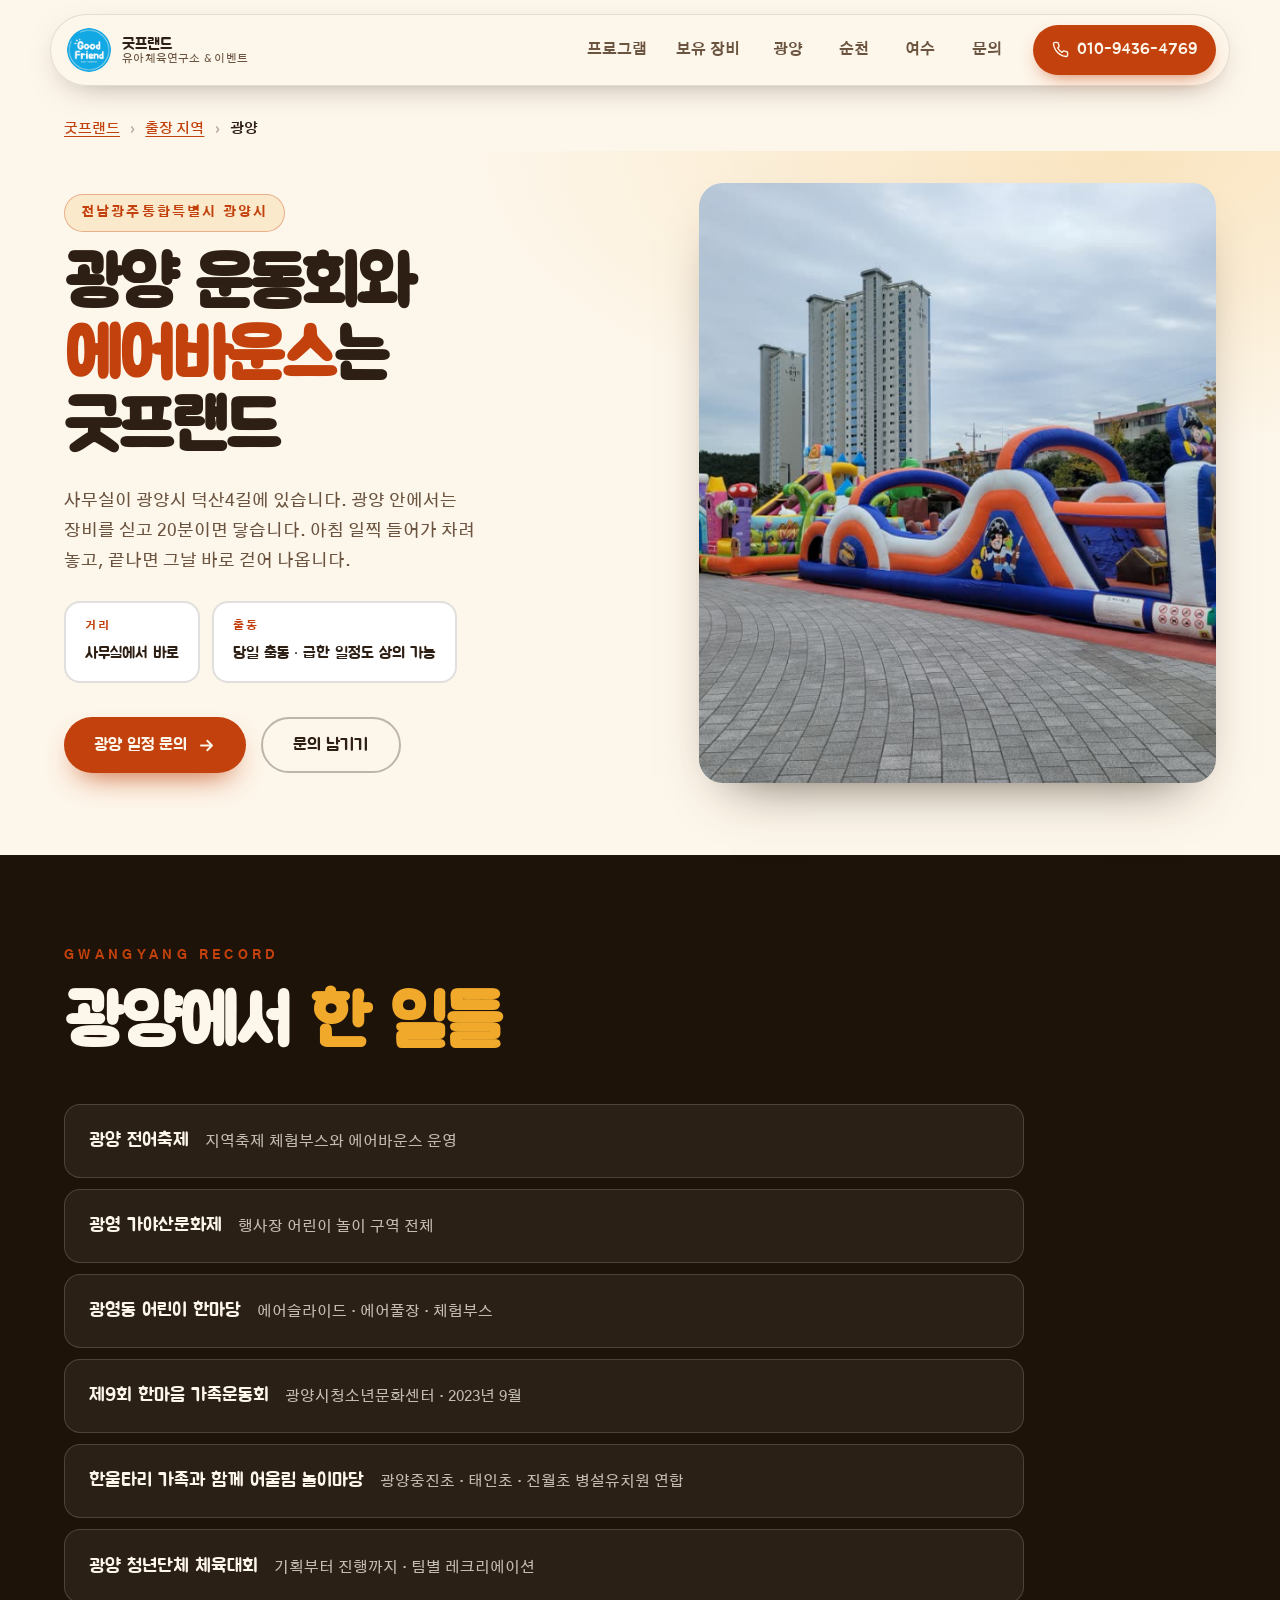
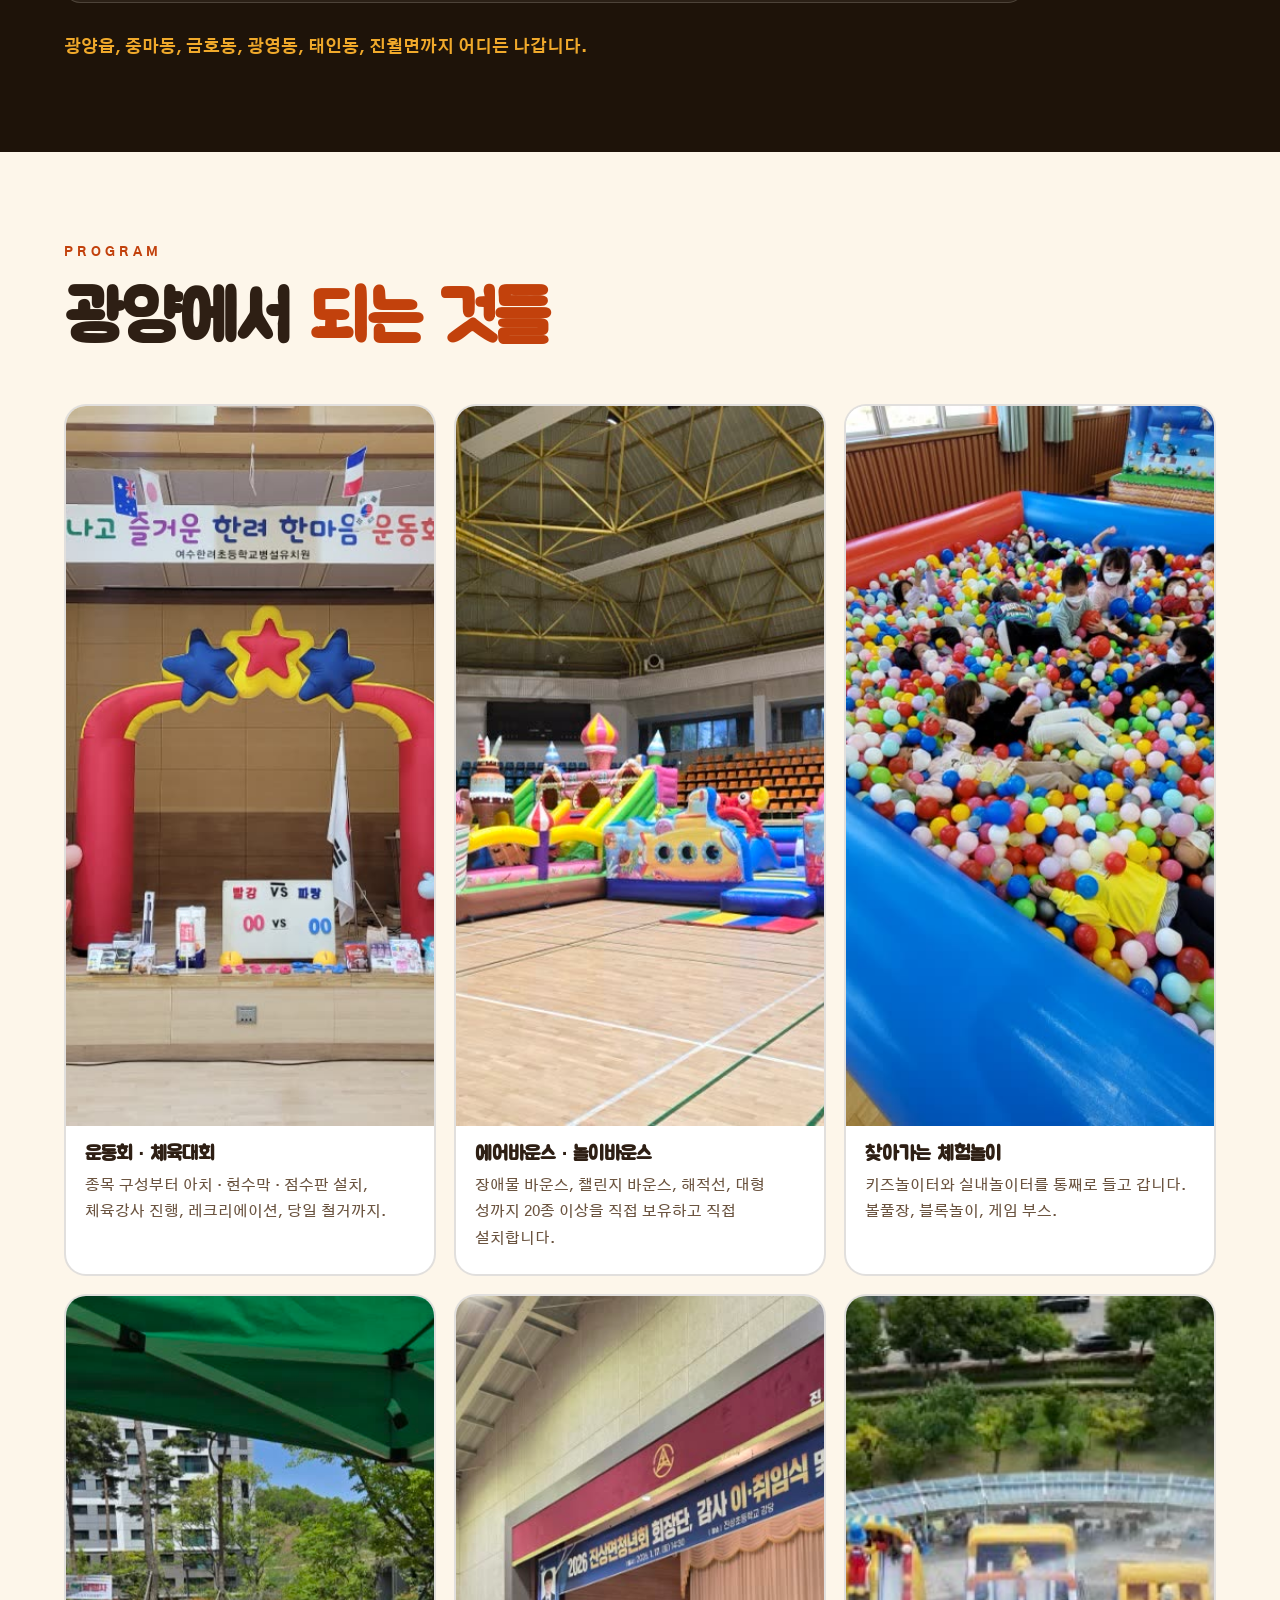
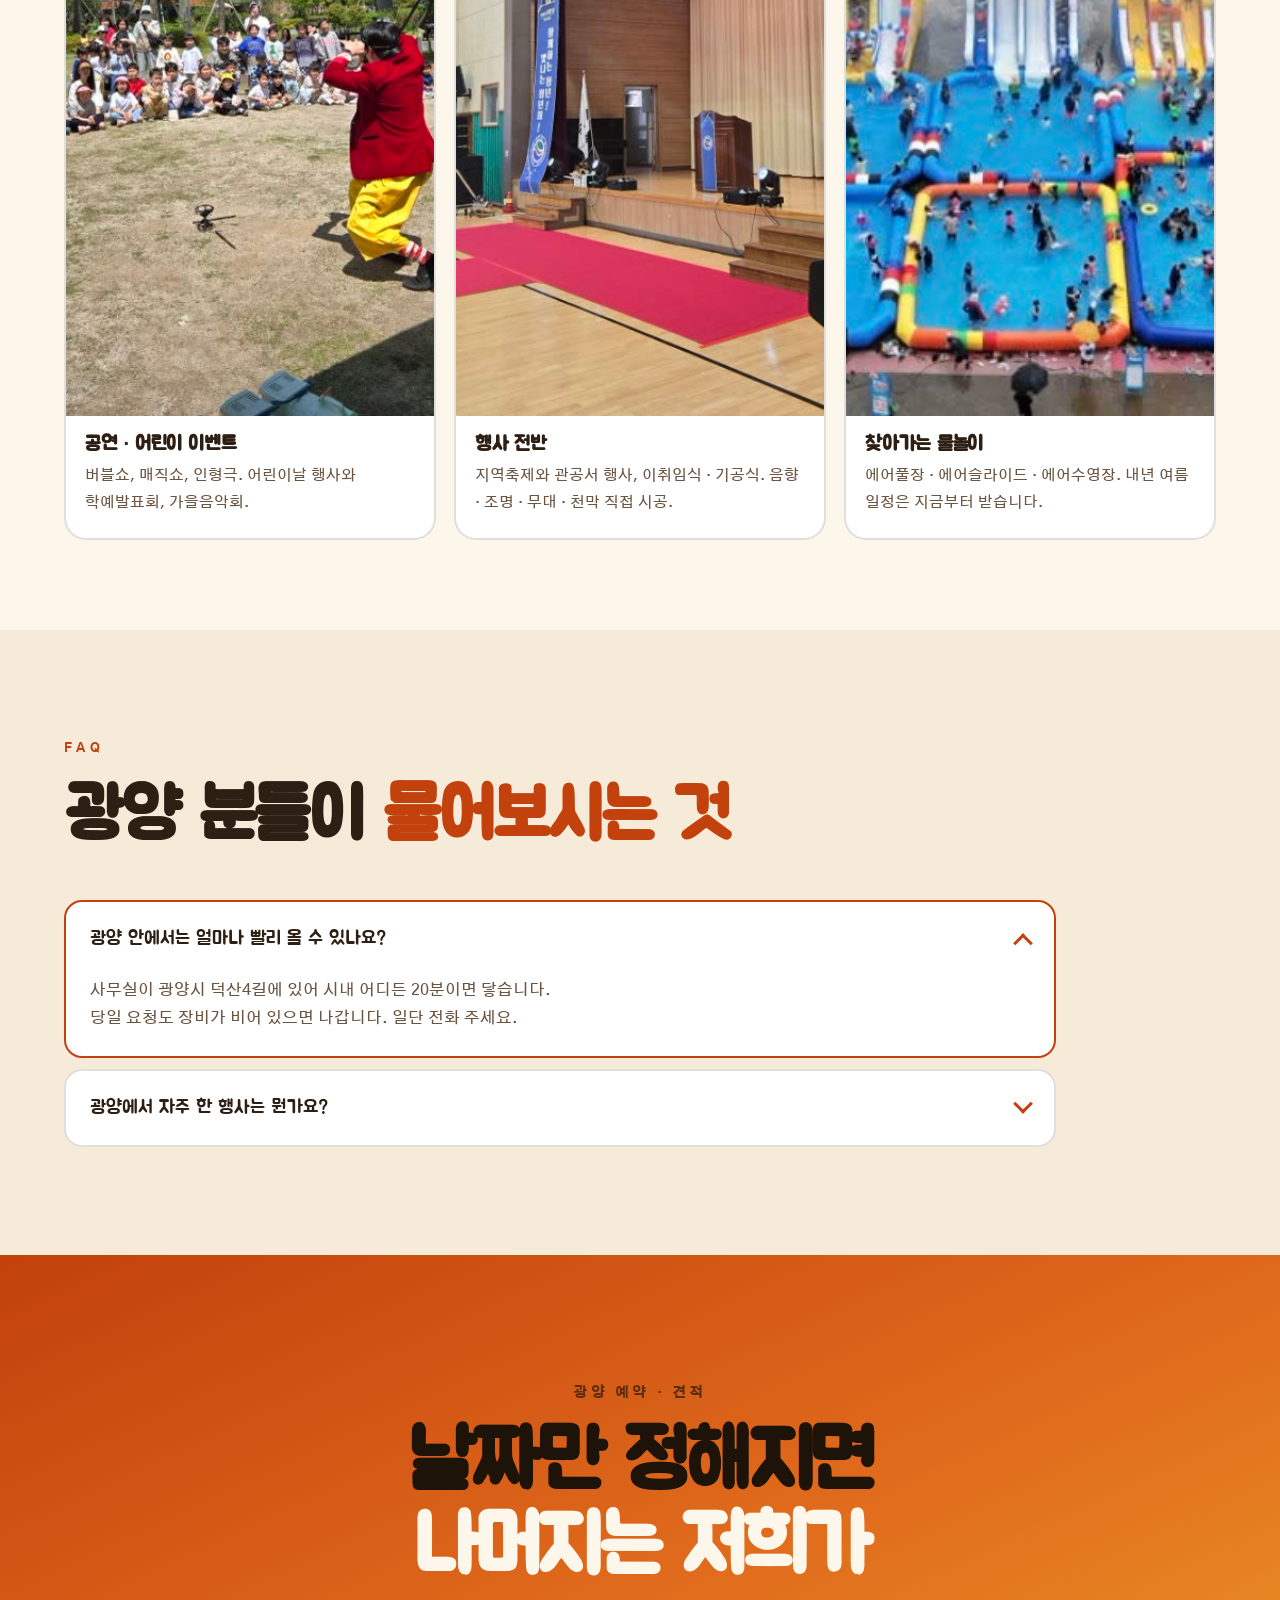
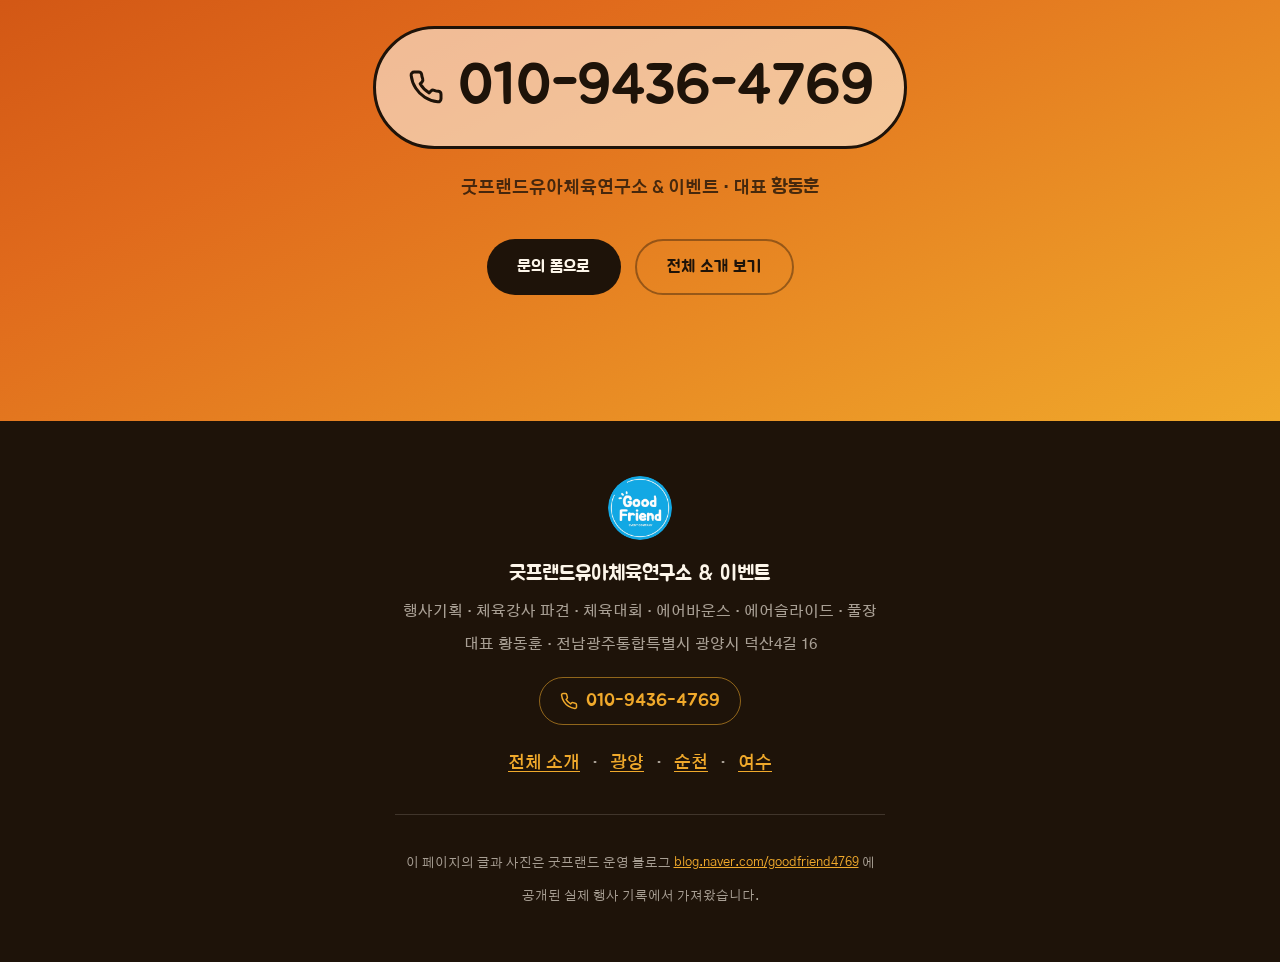
<file: gwangyang.html>
<!DOCTYPE html>
<html lang="ko">
<head>
<meta charset="UTF-8">
<meta name="viewport" content="width=device-width, initial-scale=1">
<meta name="gf-edit" content="daf415b270d974d5db8acfe9d79b48c4e4b905da1d3f9ba0fe064784e1ba8fd3">
<title>광양 운동회 · 에어바운스 대여 | 굿프랜드유아체육연구소 &amp; 이벤트</title>
<meta name="description" content="광양 지역 운동회·체육대회 대행과 에어바운스 대여. 본사가 광양에 있습니다. 어린이집·유치원·초등학교 행사를 기획부터 설치·진행·철거까지 맡습니다. 대표 황동훈 010-9436-4769">
<link rel="canonical" href="https://gfevent.co.kr/gwangyang.html">
<meta name="robots" content="index,follow,max-image-preview:large">
<meta name="geo.region" content="KR-46">
<meta name="geo.placename" content="전남광주통합특별시 광양시">
<meta property="og:title" content="광양 운동회 · 에어바운스 | 굿프랜드">
<meta property="og:description" content="본사가 광양에 있습니다. 광양 어린이집·유치원·초등학교 행사를 통째로 맡습니다.">
<meta property="og:type" content="website">
<meta property="og:url" content="https://gfevent.co.kr/gwangyang.html">
<meta property="og:image" content="https://gfevent.co.kr/assets/img/hero-outdoor.jpg">
<link rel="icon" href="assets/img/logo.png">
<link rel="preconnect" href="https://fonts.googleapis.com">
<link rel="preconnect" href="https://fonts.gstatic.com" crossorigin>
<link href="https://fonts.googleapis.com/css2?family=Jua&family=Gothic+A1:wght@300;400;500;700;800;900&display=swap" rel="stylesheet">
<link rel="stylesheet" href="assets/style.css?v=20261007b">

<script type="application/ld+json">
{
 "@context": "https://schema.org",
 "@graph": [
  {
   "@type": "Service",
   "@id": "https://gfevent.co.kr/gwangyang.html#service",
   "name": "광양 운동회 · 체육대회 대행 및 에어바운스 대여",
   "serviceType": "어린이 행사 대행",
   "description": "전남광주통합특별시 광양시 지역 어린이집·유치원·초등학교 운동회와 체육대회를 기획부터 설치·진행·철거까지 대행하고, 에어바운스 20종 이상을 직접 보유해 설치한다.",
   "provider": {
    "@type": "LocalBusiness",
    "name": "굿프랜드유아체육연구소 & 이벤트",
    "telephone": "+82-10-9436-4769",
    "email": "goodfriend4769@naver.com",
    "url": "https://gfevent.co.kr/",
    "address": {
     "@type": "PostalAddress",
     "streetAddress": "덕산4길 16",
     "addressLocality": "광양시",
     "addressRegion": "전남광주통합특별시",
     "addressCountry": "KR"
    }
   },
   "areaServed": {
    "@type": "City",
    "name": "광양시"
   }
  },
  {
   "@type": "BreadcrumbList",
   "itemListElement": [
    {
     "@type": "ListItem",
     "position": 1,
     "name": "굿프랜드",
     "item": "https://gfevent.co.kr/"
    },
    {
     "@type": "ListItem",
     "position": 2,
     "name": "출장 지역",
     "item": "https://gfevent.co.kr/#area"
    },
    {
     "@type": "ListItem",
     "position": 3,
     "name": "광양"
    }
   ]
  },
  {
   "@type": "FAQPage",
   "mainEntity": [
    {
     "@type": "Question",
     "name": "광양 안에서는 얼마나 빨리 올 수 있나요?",
     "acceptedAnswer": {
      "@type": "Answer",
      "text": "사무실이 광양시 덕산4길에 있어 시내 어디든 20분이면 닿습니다. 당일 요청도 장비가 비어 있으면 나갑니다. 일단 전화 주세요."
     }
    },
    {
     "@type": "Question",
     "name": "광양에서 자주 한 행사는 뭔가요?",
     "acceptedAnswer": {
      "@type": "Answer",
      "text": "광양 전어축제, 광영 가야산문화제, 광영동 어린이 한마당 같은 지역축제와 광양시청소년문화센터 한마음 가족운동회를 맡았습니다. 광양 지역 어린이집·유치원 운동회는 해마다 나갑니다."
     }
    }
   ]
  }
 ]
}
</script>
</head>
<body class="region">

<div class="progress" aria-hidden="true"><span id="progressBar"></span></div>

<header class="nav" id="nav">
  <a class="nav__brand" href="index.html">
    <img class="nav__logo" src="assets/img/logo.png" alt="굿프랜드 로고" width="44" height="44">
    <span class="nav__name">굿프랜드<em>유아체육연구소 &amp; 이벤트</em></span>
  </a>
  <nav class="nav__links" aria-label="주요 메뉴">
    <a href="index.html#services">프로그램</a>
    <a href="index.html#gear">보유 장비</a>
    <a href="gwangyang.html">광양</a>
    <a href="suncheon.html">순천</a>
    <a href="yeosu.html">여수</a>
    <a href="index.html#form">문의</a>
  </nav>
  <a class="nav__cta" href="tel:010-9436-4769">
    <svg viewBox="0 0 24 24" fill="none" stroke="currentColor" stroke-width="2" stroke-linecap="round" stroke-linejoin="round" aria-hidden="true"><path d="M22 16.9v3a2 2 0 0 1-2.2 2 19.8 19.8 0 0 1-8.6-3.1 19.5 19.5 0 0 1-6-6A19.8 19.8 0 0 1 2.1 4.2 2 2 0 0 1 4.1 2h3a2 2 0 0 1 2 1.7c.1 1 .4 2 .7 2.9a2 2 0 0 1-.5 2.1L8.1 9.9a16 16 0 0 0 6 6l1.2-1.2a2 2 0 0 1 2.1-.5c.9.3 1.9.6 2.9.7a2 2 0 0 1 1.7 2Z"/></svg>
    <span>010-9436-4769</span>
  </a>
</header>

<main id="top">

<nav class="crumb" aria-label="현재 위치">
  <div class="wrap">
    <a href="index.html">굿프랜드</a>
    <span aria-hidden="true">›</span>
    <a href="index.html#area">출장 지역</a>
    <span aria-hidden="true">›</span>
    <b>광양</b>
  </div>
</nav>

<section class="rhero">
  <div class="wrap rhero__inner">
    <div class="rhero__copy">
      <p class="hero__eyebrow"><span>전남광주통합특별시 광양시</span></p>
      <h1 class="rhero__title">광양 운동회와<br><em>에어바운스</em>는<br>굿프랜드</h1>
      <p class="rhero__lead">사무실이 광양시 덕산4길에 있습니다. 광양 안에서는 장비를 싣고 20분이면 닿습니다. 아침 일찍 들어가 차려 놓고, 끝나면 그날 바로 걷어 나옵니다.</p>
      <div class="rhero__facts">
        <div><span>거리</span><b>사무실에서 바로</b></div>
        <div><span>출동</span><b>당일 출동 · 급한 일정도 상의 가능</b></div>
      </div>
      <div class="hero__actions">
        <a class="btn btn--maple" href="tel:010-9436-4769" data-magnet>
          <span>광양 일정 문의</span>
          <svg viewBox="0 0 24 24" fill="none" stroke="currentColor" stroke-width="2.4" stroke-linecap="round" stroke-linejoin="round" aria-hidden="true"><path d="M5 12h14M13 6l6 6-6 6"/></svg>
        </a>
        <a class="btn btn--line" href="index.html#form">문의 남기기</a>
      </div>
    </div>
    <figure class="rhero__shot">
      <img src="assets/img/hero-outdoor.jpg" alt="광양 시내 광장에 설치된 대형 에어바운스 두 동" width="900" height="600" fetchpriority="high">
    </figure>
  </div>
</section>

<section class="rworks">
  <div class="wrap">
    <p class="sec__kicker">GWANGYANG RECORD</p>
    <h2 class="sec__title">광양에서 <em>한 일들</em></h2>
    <ul class="rworks__list">
      <li data-reveal data-delay="0"><b>광양 전어축제</b><span>지역축제 체험부스와 에어바운스 운영</span></li>
      <li data-reveal data-delay="60"><b>광영 가야산문화제</b><span>행사장 어린이 놀이 구역 전체</span></li>
      <li data-reveal data-delay="120"><b>광영동 어린이 한마당</b><span>에어슬라이드 · 에어풀장 · 체험부스</span></li>
      <li data-reveal data-delay="180"><b>제9회 한마음 가족운동회</b><span>광양시청소년문화센터 · 2023년 9월</span></li>
      <li data-reveal data-delay="240"><b>한울타리 가족과 함께 어울림 놀이마당</b><span>광양중진초 · 태인초 · 진월초 병설유치원 연합</span></li>
      <li data-reveal data-delay="300"><b>광양 청년단체 체육대회</b><span>기획부터 진행까지 · 팀별 레크리에이션</span></li>
    </ul>
    <p class="rworks__note" data-reveal>광양읍, 중마동, 금호동, 광영동, 태인동, 진월면까지 어디든 나갑니다.</p>
  </div>
</section>

<section class="rprog">
  <div class="wrap">
    <p class="sec__kicker">PROGRAM</p>
    <h2 class="sec__title">광양에서 <em>되는 것들</em></h2>
    <div class="rprog__grid">
      <article data-reveal data-delay="0"><img src="assets/img/p-sports.jpg" alt="운동회 · 체육대회" loading="lazy" width="960" height="720"><h3>운동회 · 체육대회</h3><p>종목 구성부터 아치 · 현수막 · 점수판 설치, 체육강사 진행, 레크리에이션, 당일 철거까지.</p></article>
      <article data-reveal data-delay="50"><img src="assets/img/p-bounce.jpg" alt="에어바운스 · 놀이바운스" loading="lazy" width="960" height="720"><h3>에어바운스 · 놀이바운스</h3><p>장애물 바운스, 챌린지 바운스, 해적선, 대형 성까지 20종 이상을 직접 보유하고 직접 설치합니다.</p></article>
      <article data-reveal data-delay="100"><img src="assets/img/p-play.jpg" alt="찾아가는 체험놀이" loading="lazy" width="960" height="720"><h3>찾아가는 체험놀이</h3><p>키즈놀이터와 실내놀이터를 통째로 들고 갑니다. 볼풀장, 블록놀이, 게임 부스.</p></article>
      <article data-reveal data-delay="150"><img src="assets/img/p-show.jpg" alt="공연 · 어린이 이벤트" loading="lazy" width="960" height="720"><h3>공연 · 어린이 이벤트</h3><p>버블쇼, 매직쇼, 인형극. 어린이날 행사와 학예발표회, 가을음악회.</p></article>
      <article data-reveal data-delay="200"><img src="assets/img/p-stage.jpg" alt="행사 전반" loading="lazy" width="960" height="720"><h3>행사 전반</h3><p>지역축제와 관공서 행사, 이취임식 · 기공식. 음향 · 조명 · 무대 · 천막 직접 시공.</p></article>
      <article data-reveal data-delay="250"><img src="assets/img/p-water.jpg" alt="찾아가는 물놀이" loading="lazy" width="960" height="720"><h3>찾아가는 물놀이</h3><p>에어풀장 · 에어슬라이드 · 에어수영장. 내년 여름 일정은 지금부터 받습니다.</p></article>
    </div>
  </div>
</section>

<section class="faq">
  <div class="wrap">
    <p class="sec__kicker">FAQ</p>
    <h2 class="sec__title">광양 분들이 <em>물어보시는 것</em></h2>
    <div class="faq__list">
      <details class="faq__item" data-reveal open><summary><span>광양 안에서는 얼마나 빨리 올 수 있나요?</span></summary><p>사무실이 광양시 덕산4길에 있어 시내 어디든 20분이면 닿습니다. 당일 요청도 장비가 비어 있으면 나갑니다. 일단 전화 주세요.</p></details>
      <details class="faq__item" data-reveal><summary><span>광양에서 자주 한 행사는 뭔가요?</span></summary><p>광양 전어축제, 광영 가야산문화제, 광영동 어린이 한마당 같은 지역축제와 광양시청소년문화센터 한마음 가족운동회를 맡았습니다. 광양 지역 어린이집·유치원 운동회는 해마다 나갑니다.</p></details>
    </div>
  </div>
</section>

<section class="cta">
  <div class="cta__leaves" aria-hidden="true"></div>
  <div class="wrap cta__inner">
    <p class="cta__kicker" data-reveal>광양 예약 · 견적</p>
    <h2 class="cta__title" data-reveal data-delay="60">날짜만 정해지면<br><em>나머지는 저희가</em></h2>
    <a class="cta__phone" href="tel:010-9436-4769" data-reveal data-delay="120" data-magnet>
      <svg viewBox="0 0 24 24" fill="none" stroke="currentColor" stroke-width="2" stroke-linecap="round" stroke-linejoin="round" aria-hidden="true"><path d="M22 16.9v3a2 2 0 0 1-2.2 2 19.8 19.8 0 0 1-8.6-3.1 19.5 19.5 0 0 1-6-6A19.8 19.8 0 0 1 2.1 4.2 2 2 0 0 1 4.1 2h3a2 2 0 0 1 2 1.7c.1 1 .4 2 .7 2.9a2 2 0 0 1-.5 2.1L8.1 9.9a16 16 0 0 0 6 6l1.2-1.2a2 2 0 0 1 2.1-.5c.9.3 1.9.6 2.9.7a2 2 0 0 1 1.7 2Z"/></svg>
      <span>010-9436-4769</span>
    </a>
    <p class="cta__person" data-reveal data-delay="180">굿프랜드유아체육연구소 &amp; 이벤트 · 대표 <b>황동훈</b></p>
    <div class="cta__row" data-reveal data-delay="240">
      <a class="btn btn--dark" href="index.html#form" data-magnet><span>문의 폼으로</span></a>
      <a class="btn btn--lineDark" href="index.html"><span>전체 소개 보기</span></a>
    </div>
  </div>
</section>

</main>

<footer class="foot">
  <div class="wrap foot__inner">
    <img class="foot__logo" src="assets/img/logo.png" alt="" width="64" height="64" loading="lazy">
    <p class="foot__name">굿프랜드유아체육연구소 &amp; 이벤트</p>
    <p class="foot__meta">행사기획 · 체육강사 파견 · 체육대회 · 에어바운스 · 에어슬라이드 · 풀장</p>
    <p class="foot__meta">대표 황동훈 · 전남광주통합특별시 광양시 덕산4길 16</p>
    <a class="foot__tel" href="tel:010-9436-4769">
      <svg viewBox="0 0 24 24" fill="none" stroke="currentColor" stroke-width="2" stroke-linecap="round" stroke-linejoin="round" aria-hidden="true"><path d="M22 16.9v3a2 2 0 0 1-2.2 2 19.8 19.8 0 0 1-8.6-3.1 19.5 19.5 0 0 1-6-6A19.8 19.8 0 0 1 2.1 4.2 2 2 0 0 1 4.1 2h3a2 2 0 0 1 2 1.7c.1 1 .4 2 .7 2.9a2 2 0 0 1-.5 2.1L8.1 9.9a16 16 0 0 0 6 6l1.2-1.2a2 2 0 0 1 2.1-.5c.9.3 1.9.6 2.9.7a2 2 0 0 1 1.7 2Z"/></svg>
      <span>010-9436-4769</span>
    </a>
    <p class="foot__links">
      <a href="index.html">전체 소개</a> ·
      <a href="gwangyang.html">광양</a> ·
      <a href="suncheon.html">순천</a> ·
      <a href="yeosu.html">여수</a>
    </p>
    <p class="foot__src">
      이 페이지의 글과 사진은 굿프랜드 운영 블로그
      <a href="https://blog.naver.com/goodfriend4769" target="_blank" rel="noopener noreferrer">blog.naver.com/goodfriend4769</a>
      에 공개된 실제 행사 기록에서 가져왔습니다.
    </p>
  </div>
</footer>

<script src="assets/app.js?v=20261007b"></script>
<script src="assets/edit.js?v=1"></script>
</body>
</html>
</file>
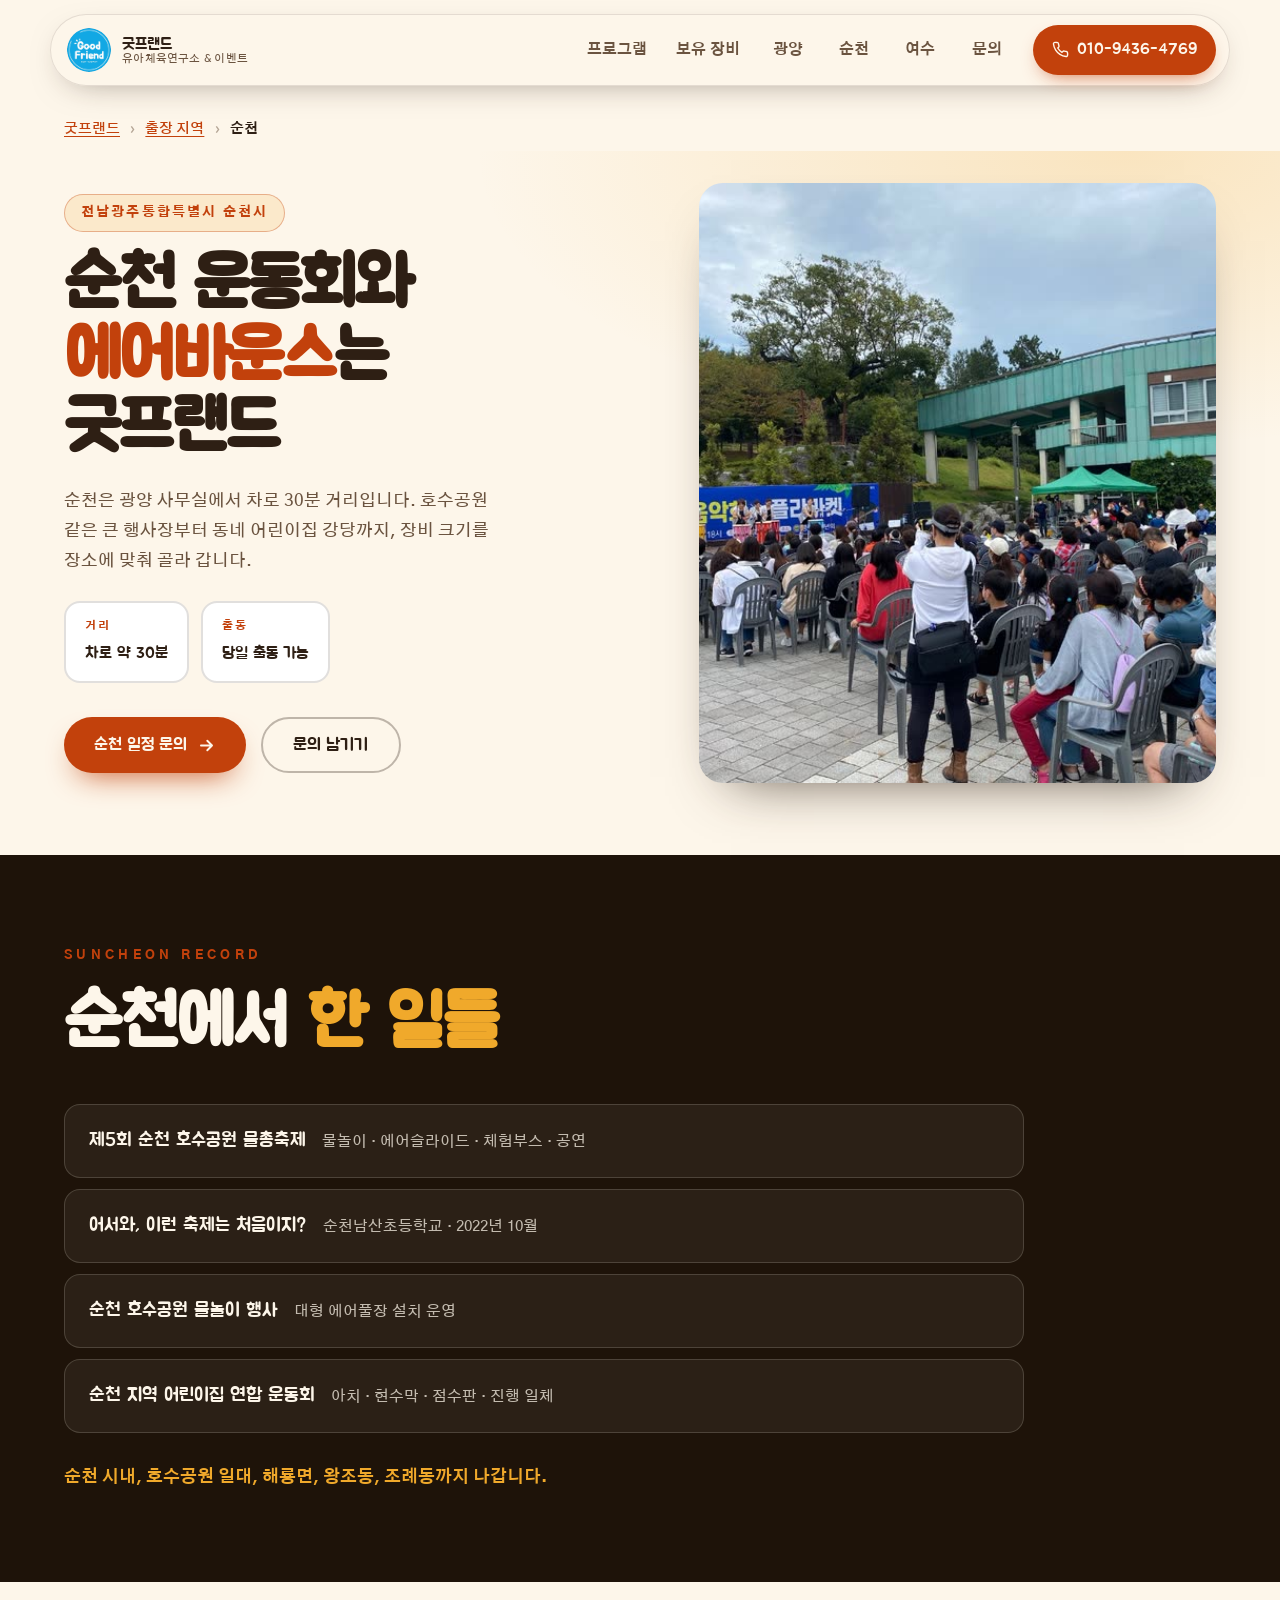
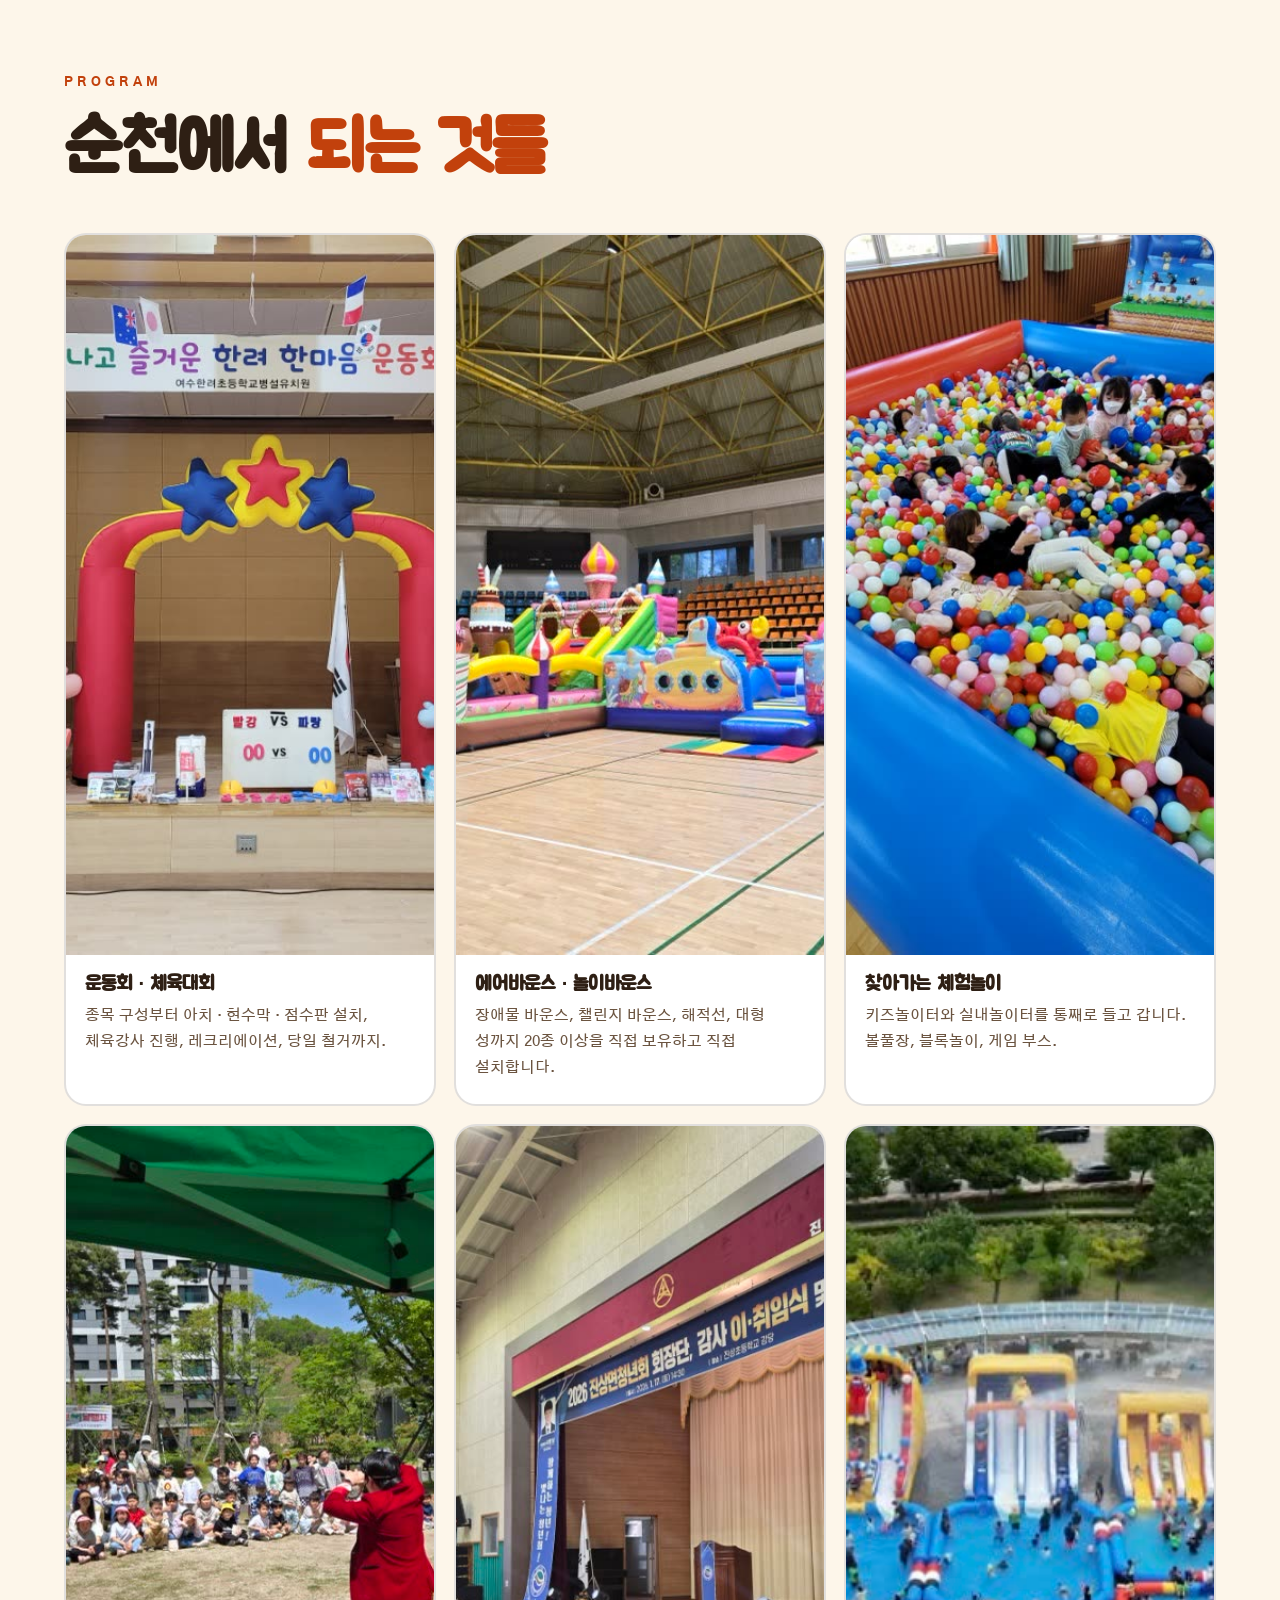
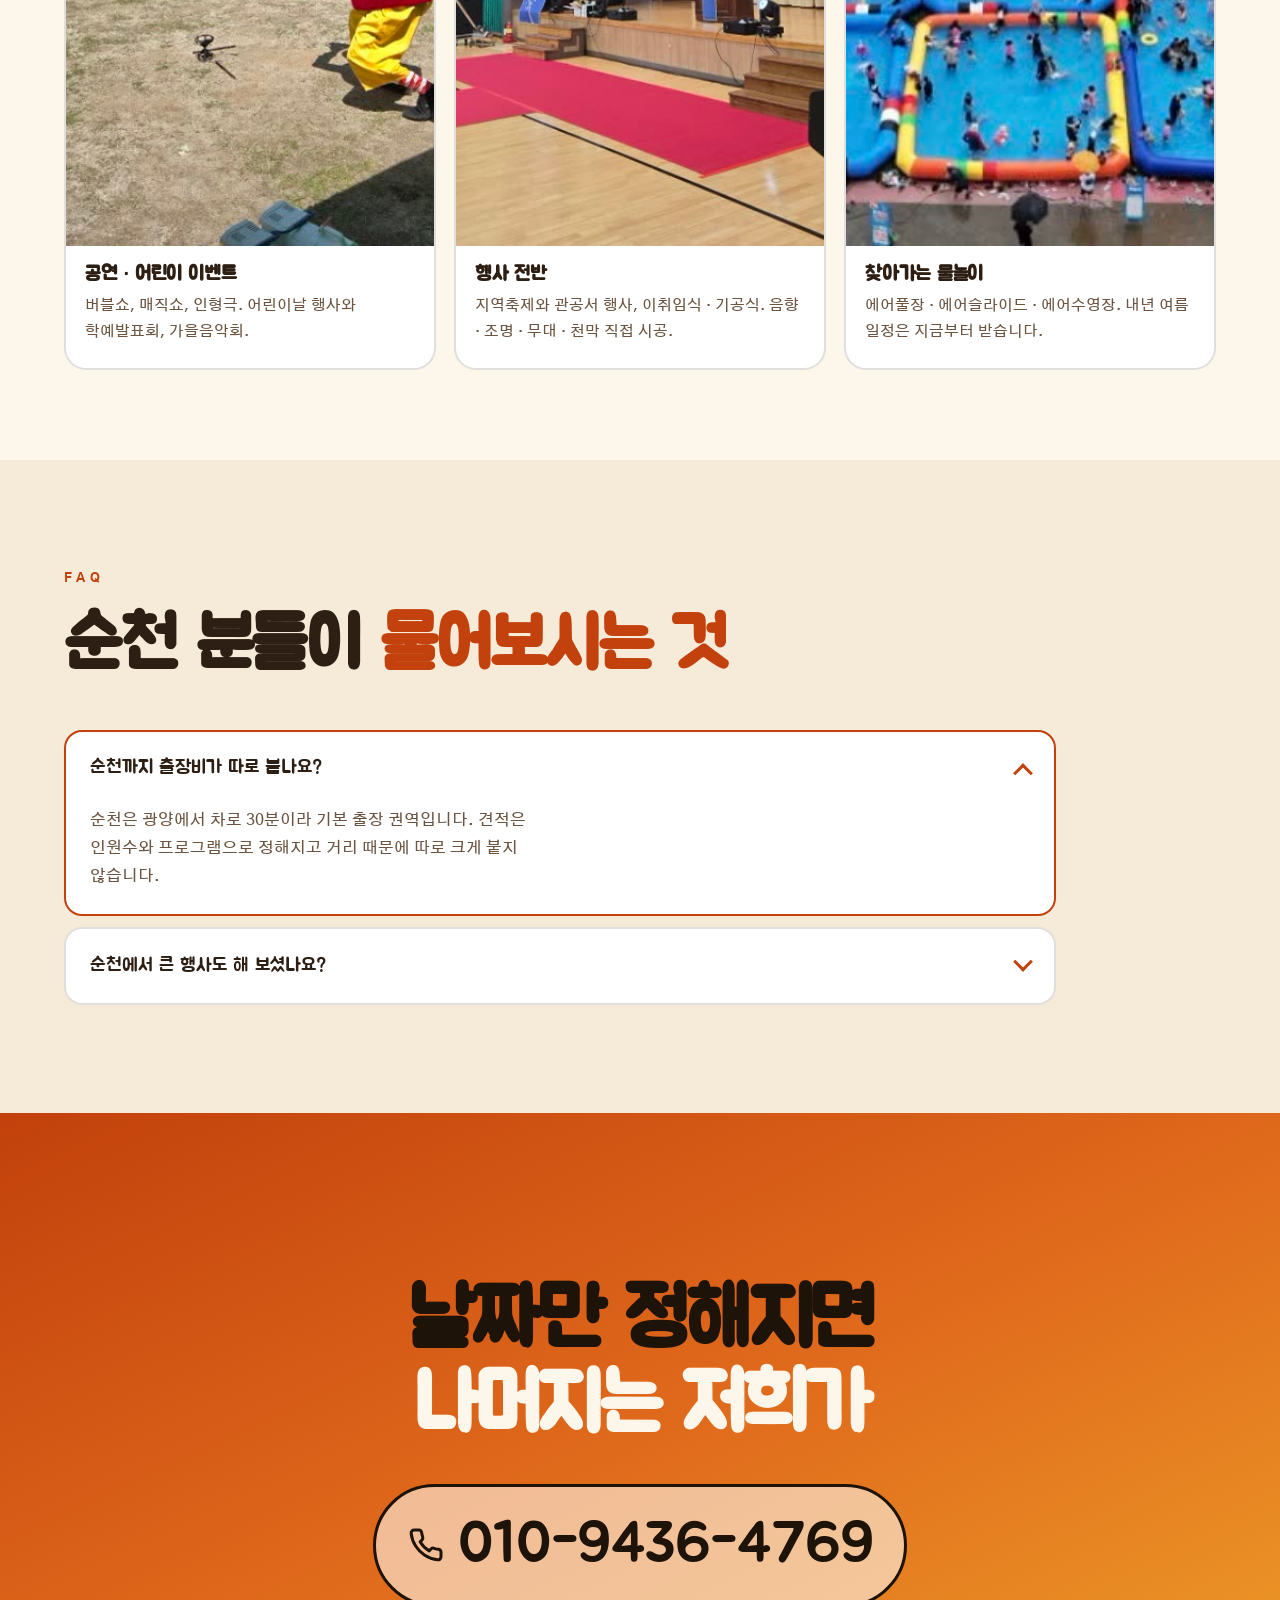
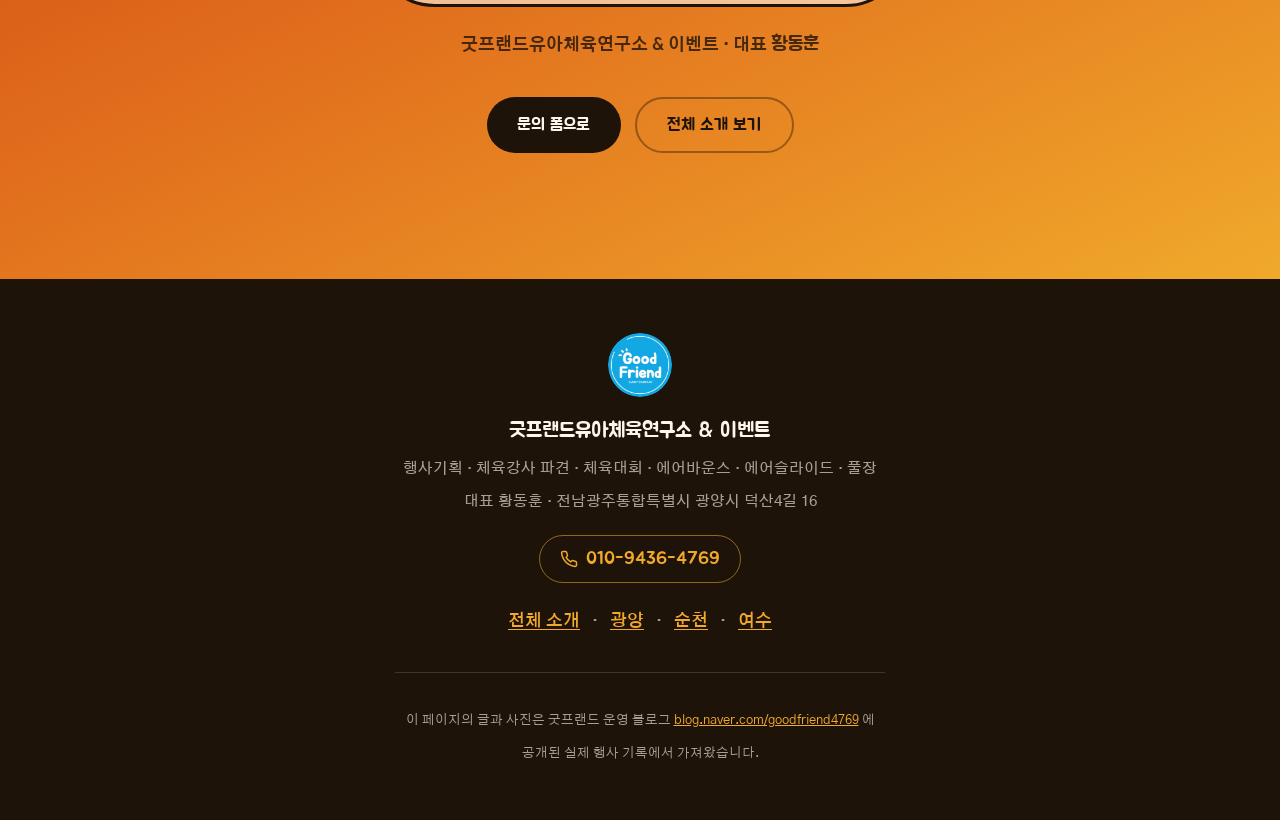
<file: suncheon.html>
<!DOCTYPE html>
<html lang="ko">
<head>
<meta charset="UTF-8">
<meta name="viewport" content="width=device-width, initial-scale=1">
<meta name="gf-edit" content="daf415b270d974d5db8acfe9d79b48c4e4b905da1d3f9ba0fe064784e1ba8fd3">
<title>순천 운동회 · 에어바운스 대여 | 굿프랜드유아체육연구소 &amp; 이벤트</title>
<meta name="description" content="순천 지역 운동회·체육대회 대행과 에어바운스 대여. 광양에서 차로 30분. 어린이집·유치원·초등학교 행사를 기획부터 설치·진행·철거까지 맡습니다. 대표 황동훈 010-9436-4769">
<link rel="canonical" href="https://gfevent.co.kr/suncheon.html">
<meta name="robots" content="index,follow,max-image-preview:large">
<meta name="geo.region" content="KR-46">
<meta name="geo.placename" content="전남광주통합특별시 순천시">
<meta property="og:title" content="순천 운동회 · 에어바운스 | 굿프랜드">
<meta property="og:description" content="광양에서 차로 30분. 순천 어린이집·유치원·초등학교 행사를 통째로 맡습니다.">
<meta property="og:type" content="website">
<meta property="og:url" content="https://gfevent.co.kr/suncheon.html">
<meta property="og:image" content="https://gfevent.co.kr/assets/img/g12.jpg">
<link rel="icon" href="assets/img/logo.png">
<link rel="preconnect" href="https://fonts.googleapis.com">
<link rel="preconnect" href="https://fonts.gstatic.com" crossorigin>
<link href="https://fonts.googleapis.com/css2?family=Jua&family=Gothic+A1:wght@300;400;500;700;800;900&display=swap" rel="stylesheet">
<link rel="stylesheet" href="assets/style.css?v=20261007b">

<script type="application/ld+json">
{
 "@context": "https://schema.org",
 "@graph": [
  {
   "@type": "Service",
   "@id": "https://gfevent.co.kr/suncheon.html#service",
   "name": "순천 운동회 · 체육대회 대행 및 에어바운스 대여",
   "serviceType": "어린이 행사 대행",
   "description": "전남광주통합특별시 순천시 지역 어린이집·유치원·초등학교 운동회와 체육대회를 기획부터 설치·진행·철거까지 대행하고, 에어바운스 20종 이상을 직접 보유해 설치한다.",
   "provider": {
    "@type": "LocalBusiness",
    "name": "굿프랜드유아체육연구소 & 이벤트",
    "telephone": "+82-10-9436-4769",
    "email": "goodfriend4769@naver.com",
    "url": "https://gfevent.co.kr/",
    "address": {
     "@type": "PostalAddress",
     "streetAddress": "덕산4길 16",
     "addressLocality": "광양시",
     "addressRegion": "전남광주통합특별시",
     "addressCountry": "KR"
    }
   },
   "areaServed": {
    "@type": "City",
    "name": "순천시"
   }
  },
  {
   "@type": "BreadcrumbList",
   "itemListElement": [
    {
     "@type": "ListItem",
     "position": 1,
     "name": "굿프랜드",
     "item": "https://gfevent.co.kr/"
    },
    {
     "@type": "ListItem",
     "position": 2,
     "name": "출장 지역",
     "item": "https://gfevent.co.kr/#area"
    },
    {
     "@type": "ListItem",
     "position": 3,
     "name": "순천"
    }
   ]
  },
  {
   "@type": "FAQPage",
   "mainEntity": [
    {
     "@type": "Question",
     "name": "순천까지 출장비가 따로 붙나요?",
     "acceptedAnswer": {
      "@type": "Answer",
      "text": "순천은 광양에서 차로 30분이라 기본 출장 권역입니다. 견적은 인원수와 프로그램으로 정해지고 거리 때문에 따로 크게 붙지 않습니다."
     }
    },
    {
     "@type": "Question",
     "name": "순천에서 큰 행사도 해 보셨나요?",
     "acceptedAnswer": {
      "@type": "Answer",
      "text": "제5회 순천 호수공원 물총축제를 맡아 물놀이와 에어슬라이드, 체험부스, 공연까지 운영했습니다. 순천남산초등학교 「어서와, 이런 축제는 처음이지?」도 저희가 진행했습니다."
     }
    }
   ]
  }
 ]
}
</script>
</head>
<body class="region">

<div class="progress" aria-hidden="true"><span id="progressBar"></span></div>

<header class="nav" id="nav">
  <a class="nav__brand" href="index.html">
    <img class="nav__logo" src="assets/img/logo.png" alt="굿프랜드 로고" width="44" height="44">
    <span class="nav__name">굿프랜드<em>유아체육연구소 &amp; 이벤트</em></span>
  </a>
  <nav class="nav__links" aria-label="주요 메뉴">
    <a href="index.html#services">프로그램</a>
    <a href="index.html#gear">보유 장비</a>
    <a href="gwangyang.html">광양</a>
    <a href="suncheon.html">순천</a>
    <a href="yeosu.html">여수</a>
    <a href="index.html#form">문의</a>
  </nav>
  <a class="nav__cta" href="tel:010-9436-4769">
    <svg viewBox="0 0 24 24" fill="none" stroke="currentColor" stroke-width="2" stroke-linecap="round" stroke-linejoin="round" aria-hidden="true"><path d="M22 16.9v3a2 2 0 0 1-2.2 2 19.8 19.8 0 0 1-8.6-3.1 19.5 19.5 0 0 1-6-6A19.8 19.8 0 0 1 2.1 4.2 2 2 0 0 1 4.1 2h3a2 2 0 0 1 2 1.7c.1 1 .4 2 .7 2.9a2 2 0 0 1-.5 2.1L8.1 9.9a16 16 0 0 0 6 6l1.2-1.2a2 2 0 0 1 2.1-.5c.9.3 1.9.6 2.9.7a2 2 0 0 1 1.7 2Z"/></svg>
    <span>010-9436-4769</span>
  </a>
</header>

<main id="top">

<nav class="crumb" aria-label="현재 위치">
  <div class="wrap">
    <a href="index.html">굿프랜드</a>
    <span aria-hidden="true">›</span>
    <a href="index.html#area">출장 지역</a>
    <span aria-hidden="true">›</span>
    <b>순천</b>
  </div>
</nav>

<section class="rhero">
  <div class="wrap rhero__inner">
    <div class="rhero__copy">
      <p class="hero__eyebrow"><span>전남광주통합특별시 순천시</span></p>
      <h1 class="rhero__title">순천 운동회와<br><em>에어바운스</em>는<br>굿프랜드</h1>
      <p class="rhero__lead">순천은 광양 사무실에서 차로 30분 거리입니다. 호수공원 같은 큰 행사장부터 동네 어린이집 강당까지, 장비 크기를 장소에 맞춰 골라 갑니다.</p>
      <div class="rhero__facts">
        <div><span>거리</span><b>차로 약 30분</b></div>
        <div><span>출동</span><b>당일 출동 가능</b></div>
      </div>
      <div class="hero__actions">
        <a class="btn btn--maple" href="tel:010-9436-4769" data-magnet>
          <span>순천 일정 문의</span>
          <svg viewBox="0 0 24 24" fill="none" stroke="currentColor" stroke-width="2.4" stroke-linecap="round" stroke-linejoin="round" aria-hidden="true"><path d="M5 12h14M13 6l6 6-6 6"/></svg>
        </a>
        <a class="btn btn--line" href="index.html#form">문의 남기기</a>
      </div>
    </div>
    <figure class="rhero__shot">
      <img src="assets/img/g12.jpg" alt="순천 야외 행사장에 모인 관객들" width="900" height="600" fetchpriority="high">
    </figure>
  </div>
</section>

<section class="rworks">
  <div class="wrap">
    <p class="sec__kicker">SUNCHEON RECORD</p>
    <h2 class="sec__title">순천에서 <em>한 일들</em></h2>
    <ul class="rworks__list">
      <li data-reveal data-delay="0"><b>제5회 순천 호수공원 물총축제</b><span>물놀이 · 에어슬라이드 · 체험부스 · 공연</span></li>
      <li data-reveal data-delay="60"><b>어서와, 이런 축제는 처음이지?</b><span>순천남산초등학교 · 2022년 10월</span></li>
      <li data-reveal data-delay="120"><b>순천 호수공원 물놀이 행사</b><span>대형 에어풀장 설치 운영</span></li>
      <li data-reveal data-delay="180"><b>순천 지역 어린이집 연합 운동회</b><span>아치 · 현수막 · 점수판 · 진행 일체</span></li>
    </ul>
    <p class="rworks__note" data-reveal>순천 시내, 호수공원 일대, 해룡면, 왕조동, 조례동까지 나갑니다.</p>
  </div>
</section>

<section class="rprog">
  <div class="wrap">
    <p class="sec__kicker">PROGRAM</p>
    <h2 class="sec__title">순천에서 <em>되는 것들</em></h2>
    <div class="rprog__grid">
      <article data-reveal data-delay="0"><img src="assets/img/p-sports.jpg" alt="운동회 · 체육대회" loading="lazy" width="960" height="720"><h3>운동회 · 체육대회</h3><p>종목 구성부터 아치 · 현수막 · 점수판 설치, 체육강사 진행, 레크리에이션, 당일 철거까지.</p></article>
      <article data-reveal data-delay="50"><img src="assets/img/p-bounce.jpg" alt="에어바운스 · 놀이바운스" loading="lazy" width="960" height="720"><h3>에어바운스 · 놀이바운스</h3><p>장애물 바운스, 챌린지 바운스, 해적선, 대형 성까지 20종 이상을 직접 보유하고 직접 설치합니다.</p></article>
      <article data-reveal data-delay="100"><img src="assets/img/p-play.jpg" alt="찾아가는 체험놀이" loading="lazy" width="960" height="720"><h3>찾아가는 체험놀이</h3><p>키즈놀이터와 실내놀이터를 통째로 들고 갑니다. 볼풀장, 블록놀이, 게임 부스.</p></article>
      <article data-reveal data-delay="150"><img src="assets/img/p-show.jpg" alt="공연 · 어린이 이벤트" loading="lazy" width="960" height="720"><h3>공연 · 어린이 이벤트</h3><p>버블쇼, 매직쇼, 인형극. 어린이날 행사와 학예발표회, 가을음악회.</p></article>
      <article data-reveal data-delay="200"><img src="assets/img/p-stage.jpg" alt="행사 전반" loading="lazy" width="960" height="720"><h3>행사 전반</h3><p>지역축제와 관공서 행사, 이취임식 · 기공식. 음향 · 조명 · 무대 · 천막 직접 시공.</p></article>
      <article data-reveal data-delay="250"><img src="assets/img/p-water.jpg" alt="찾아가는 물놀이" loading="lazy" width="960" height="720"><h3>찾아가는 물놀이</h3><p>에어풀장 · 에어슬라이드 · 에어수영장. 내년 여름 일정은 지금부터 받습니다.</p></article>
    </div>
  </div>
</section>

<section class="faq">
  <div class="wrap">
    <p class="sec__kicker">FAQ</p>
    <h2 class="sec__title">순천 분들이 <em>물어보시는 것</em></h2>
    <div class="faq__list">
      <details class="faq__item" data-reveal open><summary><span>순천까지 출장비가 따로 붙나요?</span></summary><p>순천은 광양에서 차로 30분이라 기본 출장 권역입니다. 견적은 인원수와 프로그램으로 정해지고 거리 때문에 따로 크게 붙지 않습니다.</p></details>
      <details class="faq__item" data-reveal><summary><span>순천에서 큰 행사도 해 보셨나요?</span></summary><p>제5회 순천 호수공원 물총축제를 맡아 물놀이와 에어슬라이드, 체험부스, 공연까지 운영했습니다. 순천남산초등학교 「어서와, 이런 축제는 처음이지?」도 저희가 진행했습니다.</p></details>
    </div>
  </div>
</section>

<section class="cta">
  <div class="cta__leaves" aria-hidden="true"></div>
  <div class="wrap cta__inner">
    <p class="cta__kicker" data-reveal>순천 예약 · 견적</p>
    <h2 class="cta__title" data-reveal data-delay="60">날짜만 정해지면<br><em>나머지는 저희가</em></h2>
    <a class="cta__phone" href="tel:010-9436-4769" data-reveal data-delay="120" data-magnet>
      <svg viewBox="0 0 24 24" fill="none" stroke="currentColor" stroke-width="2" stroke-linecap="round" stroke-linejoin="round" aria-hidden="true"><path d="M22 16.9v3a2 2 0 0 1-2.2 2 19.8 19.8 0 0 1-8.6-3.1 19.5 19.5 0 0 1-6-6A19.8 19.8 0 0 1 2.1 4.2 2 2 0 0 1 4.1 2h3a2 2 0 0 1 2 1.7c.1 1 .4 2 .7 2.9a2 2 0 0 1-.5 2.1L8.1 9.9a16 16 0 0 0 6 6l1.2-1.2a2 2 0 0 1 2.1-.5c.9.3 1.9.6 2.9.7a2 2 0 0 1 1.7 2Z"/></svg>
      <span>010-9436-4769</span>
    </a>
    <p class="cta__person" data-reveal data-delay="180">굿프랜드유아체육연구소 &amp; 이벤트 · 대표 <b>황동훈</b></p>
    <div class="cta__row" data-reveal data-delay="240">
      <a class="btn btn--dark" href="index.html#form" data-magnet><span>문의 폼으로</span></a>
      <a class="btn btn--lineDark" href="index.html"><span>전체 소개 보기</span></a>
    </div>
  </div>
</section>

</main>

<footer class="foot">
  <div class="wrap foot__inner">
    <img class="foot__logo" src="assets/img/logo.png" alt="" width="64" height="64" loading="lazy">
    <p class="foot__name">굿프랜드유아체육연구소 &amp; 이벤트</p>
    <p class="foot__meta">행사기획 · 체육강사 파견 · 체육대회 · 에어바운스 · 에어슬라이드 · 풀장</p>
    <p class="foot__meta">대표 황동훈 · 전남광주통합특별시 광양시 덕산4길 16</p>
    <a class="foot__tel" href="tel:010-9436-4769">
      <svg viewBox="0 0 24 24" fill="none" stroke="currentColor" stroke-width="2" stroke-linecap="round" stroke-linejoin="round" aria-hidden="true"><path d="M22 16.9v3a2 2 0 0 1-2.2 2 19.8 19.8 0 0 1-8.6-3.1 19.5 19.5 0 0 1-6-6A19.8 19.8 0 0 1 2.1 4.2 2 2 0 0 1 4.1 2h3a2 2 0 0 1 2 1.7c.1 1 .4 2 .7 2.9a2 2 0 0 1-.5 2.1L8.1 9.9a16 16 0 0 0 6 6l1.2-1.2a2 2 0 0 1 2.1-.5c.9.3 1.9.6 2.9.7a2 2 0 0 1 1.7 2Z"/></svg>
      <span>010-9436-4769</span>
    </a>
    <p class="foot__links">
      <a href="index.html">전체 소개</a> ·
      <a href="gwangyang.html">광양</a> ·
      <a href="suncheon.html">순천</a> ·
      <a href="yeosu.html">여수</a>
    </p>
    <p class="foot__src">
      이 페이지의 글과 사진은 굿프랜드 운영 블로그
      <a href="https://blog.naver.com/goodfriend4769" target="_blank" rel="noopener noreferrer">blog.naver.com/goodfriend4769</a>
      에 공개된 실제 행사 기록에서 가져왔습니다.
    </p>
  </div>
</footer>

<script src="assets/app.js?v=20261007b"></script>
<script src="assets/edit.js?v=1"></script>
</body>
</html>
</file>
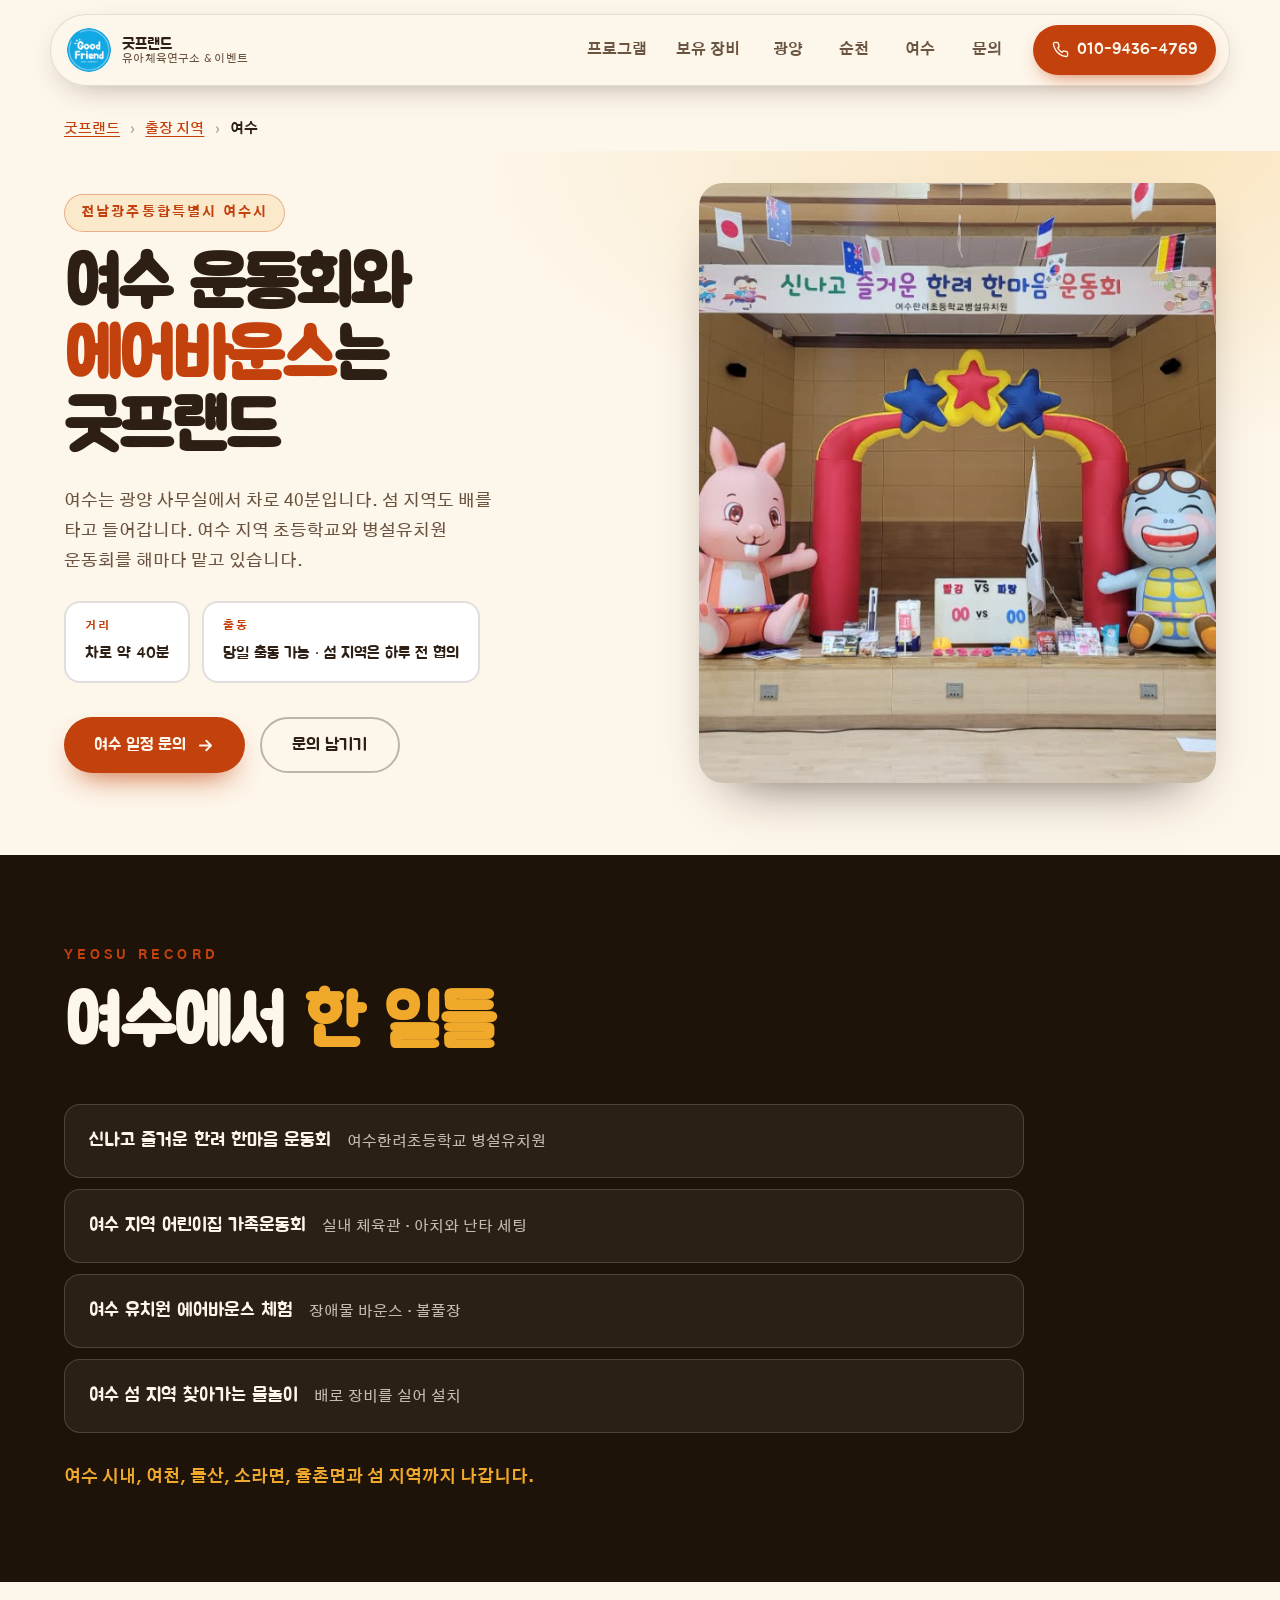
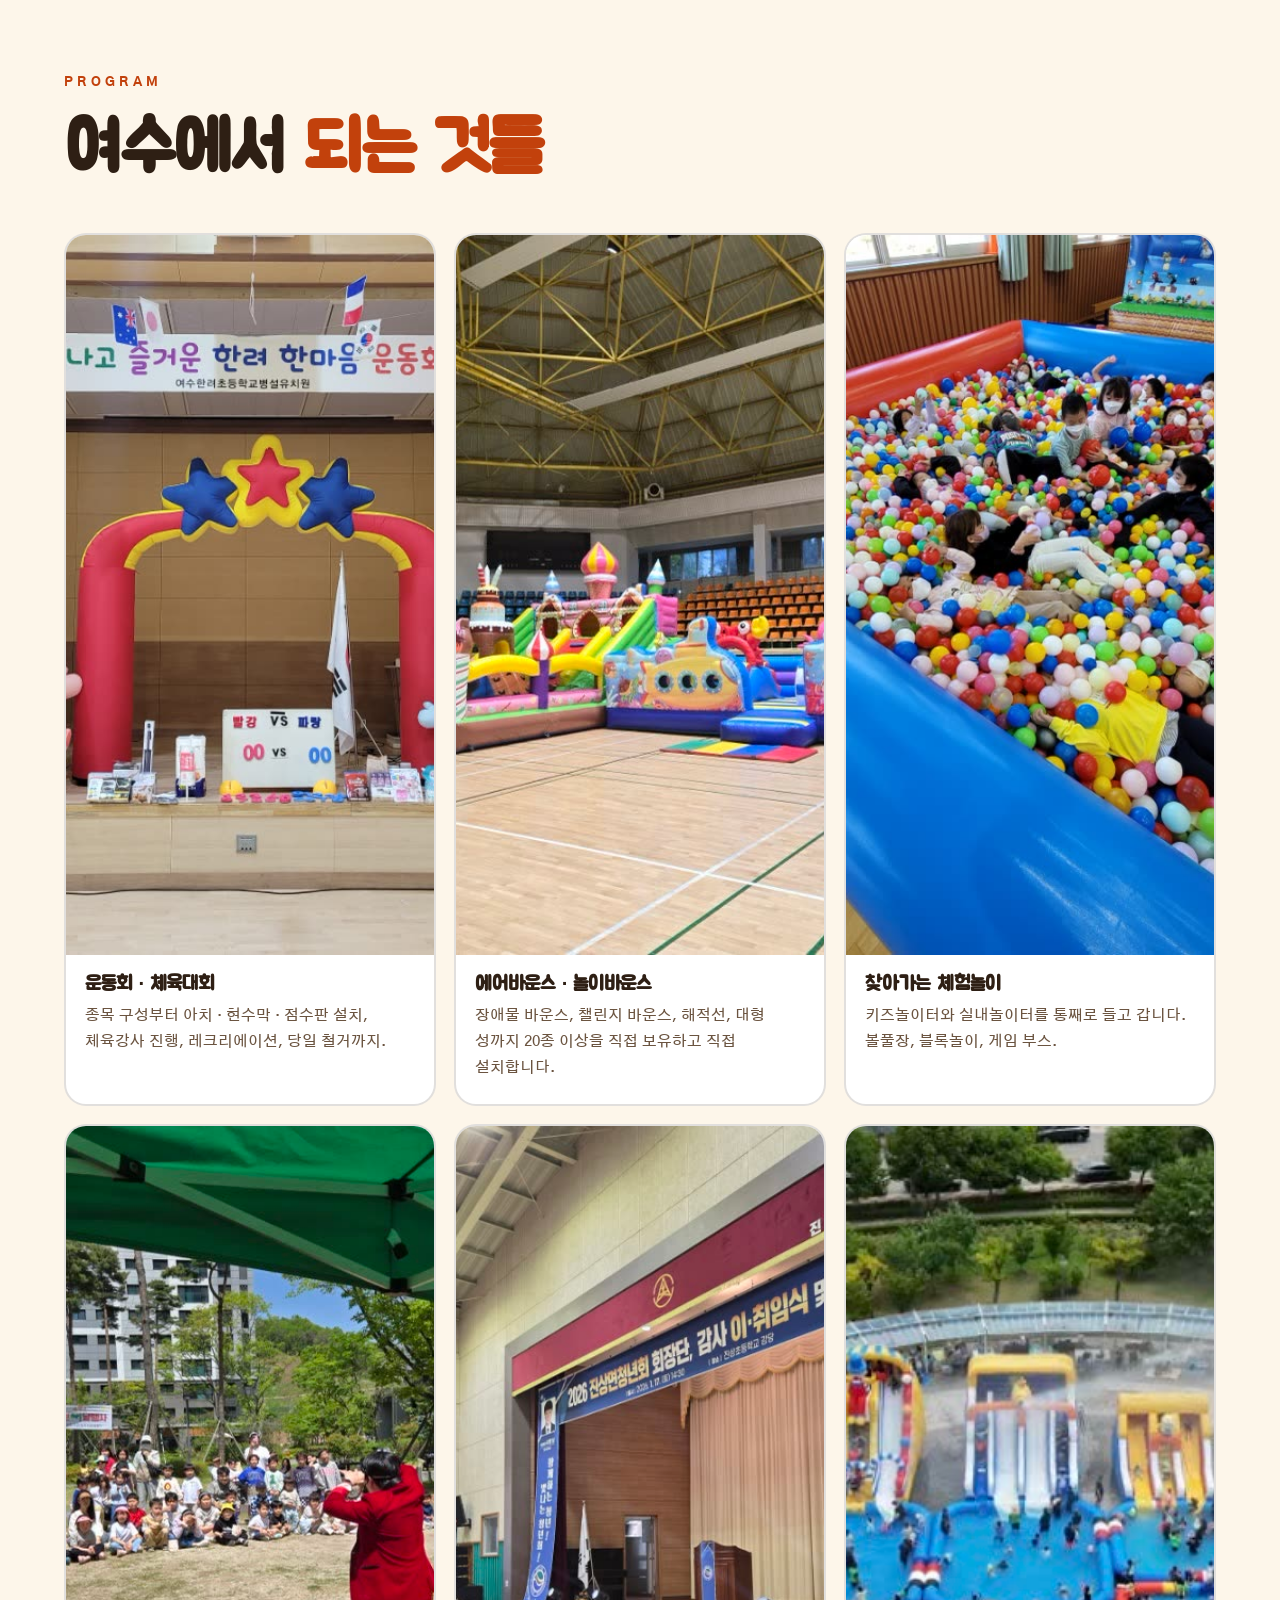
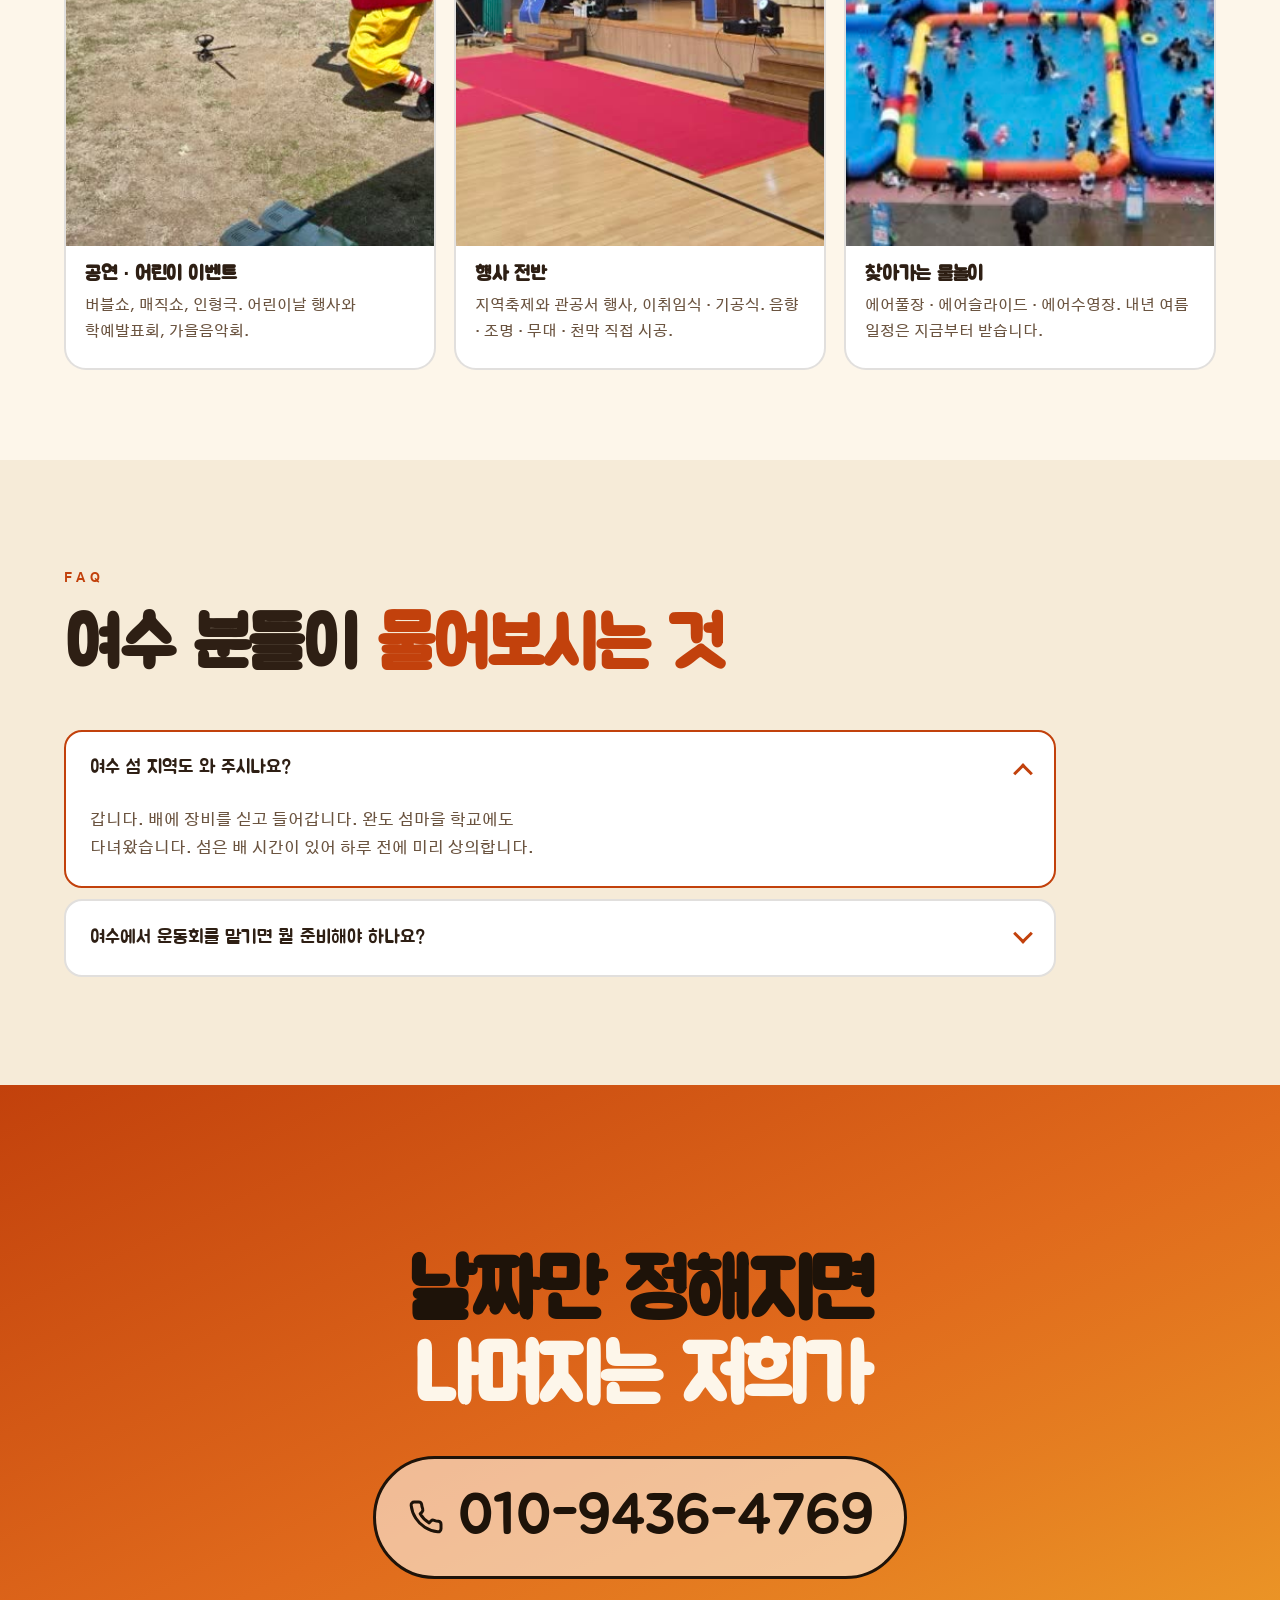
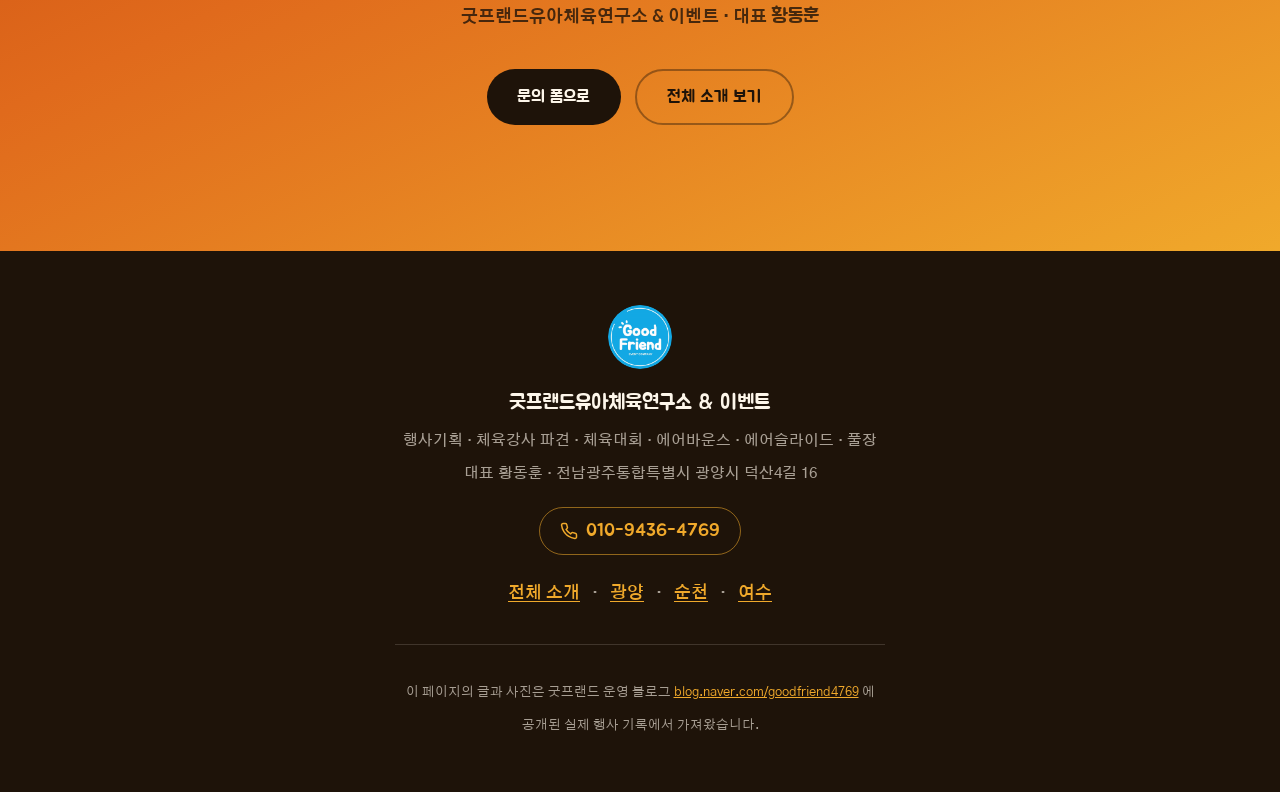
<file: yeosu.html>
<!DOCTYPE html>
<html lang="ko">
<head>
<meta charset="UTF-8">
<meta name="viewport" content="width=device-width, initial-scale=1">
<meta name="gf-edit" content="daf415b270d974d5db8acfe9d79b48c4e4b905da1d3f9ba0fe064784e1ba8fd3">
<title>여수 운동회 · 에어바운스 대여 | 굿프랜드유아체육연구소 &amp; 이벤트</title>
<meta name="description" content="여수 지역 운동회·체육대회 대행과 에어바운스 대여. 광양에서 차로 40분. 어린이집·유치원·초등학교 행사를 기획부터 설치·진행·철거까지 맡습니다. 대표 황동훈 010-9436-4769">
<link rel="canonical" href="https://gfevent.co.kr/yeosu.html">
<meta name="robots" content="index,follow,max-image-preview:large">
<meta name="geo.region" content="KR-46">
<meta name="geo.placename" content="전남광주통합특별시 여수시">
<meta property="og:title" content="여수 운동회 · 에어바운스 | 굿프랜드">
<meta property="og:description" content="광양에서 차로 40분. 여수 어린이집·유치원·초등학교 행사를 통째로 맡습니다.">
<meta property="og:type" content="website">
<meta property="og:url" content="https://gfevent.co.kr/yeosu.html">
<meta property="og:image" content="https://gfevent.co.kr/assets/img/p-sports.jpg">
<link rel="icon" href="assets/img/logo.png">
<link rel="preconnect" href="https://fonts.googleapis.com">
<link rel="preconnect" href="https://fonts.gstatic.com" crossorigin>
<link href="https://fonts.googleapis.com/css2?family=Jua&family=Gothic+A1:wght@300;400;500;700;800;900&display=swap" rel="stylesheet">
<link rel="stylesheet" href="assets/style.css?v=20261007b">

<script type="application/ld+json">
{
 "@context": "https://schema.org",
 "@graph": [
  {
   "@type": "Service",
   "@id": "https://gfevent.co.kr/yeosu.html#service",
   "name": "여수 운동회 · 체육대회 대행 및 에어바운스 대여",
   "serviceType": "어린이 행사 대행",
   "description": "전남광주통합특별시 여수시 지역 어린이집·유치원·초등학교 운동회와 체육대회를 기획부터 설치·진행·철거까지 대행하고, 에어바운스 20종 이상을 직접 보유해 설치한다.",
   "provider": {
    "@type": "LocalBusiness",
    "name": "굿프랜드유아체육연구소 & 이벤트",
    "telephone": "+82-10-9436-4769",
    "email": "goodfriend4769@naver.com",
    "url": "https://gfevent.co.kr/",
    "address": {
     "@type": "PostalAddress",
     "streetAddress": "덕산4길 16",
     "addressLocality": "광양시",
     "addressRegion": "전남광주통합특별시",
     "addressCountry": "KR"
    }
   },
   "areaServed": {
    "@type": "City",
    "name": "여수시"
   }
  },
  {
   "@type": "BreadcrumbList",
   "itemListElement": [
    {
     "@type": "ListItem",
     "position": 1,
     "name": "굿프랜드",
     "item": "https://gfevent.co.kr/"
    },
    {
     "@type": "ListItem",
     "position": 2,
     "name": "출장 지역",
     "item": "https://gfevent.co.kr/#area"
    },
    {
     "@type": "ListItem",
     "position": 3,
     "name": "여수"
    }
   ]
  },
  {
   "@type": "FAQPage",
   "mainEntity": [
    {
     "@type": "Question",
     "name": "여수 섬 지역도 와 주시나요?",
     "acceptedAnswer": {
      "@type": "Answer",
      "text": "갑니다. 배에 장비를 싣고 들어갑니다. 완도 섬마을 학교에도 다녀왔습니다. 섬은 배 시간이 있어 하루 전에 미리 상의합니다."
     }
    },
    {
     "@type": "Question",
     "name": "여수에서 운동회를 맡기면 뭘 준비해야 하나요?",
     "acceptedAnswer": {
      "@type": "Answer",
      "text": "장소와 인원, 날짜만 알려주시면 됩니다. 종목 구성과 아치·현수막·점수판·음향, 체육강사 진행, 철거까지 저희가 합니다."
     }
    }
   ]
  }
 ]
}
</script>
</head>
<body class="region">

<div class="progress" aria-hidden="true"><span id="progressBar"></span></div>

<header class="nav" id="nav">
  <a class="nav__brand" href="index.html">
    <img class="nav__logo" src="assets/img/logo.png" alt="굿프랜드 로고" width="44" height="44">
    <span class="nav__name">굿프랜드<em>유아체육연구소 &amp; 이벤트</em></span>
  </a>
  <nav class="nav__links" aria-label="주요 메뉴">
    <a href="index.html#services">프로그램</a>
    <a href="index.html#gear">보유 장비</a>
    <a href="gwangyang.html">광양</a>
    <a href="suncheon.html">순천</a>
    <a href="yeosu.html">여수</a>
    <a href="index.html#form">문의</a>
  </nav>
  <a class="nav__cta" href="tel:010-9436-4769">
    <svg viewBox="0 0 24 24" fill="none" stroke="currentColor" stroke-width="2" stroke-linecap="round" stroke-linejoin="round" aria-hidden="true"><path d="M22 16.9v3a2 2 0 0 1-2.2 2 19.8 19.8 0 0 1-8.6-3.1 19.5 19.5 0 0 1-6-6A19.8 19.8 0 0 1 2.1 4.2 2 2 0 0 1 4.1 2h3a2 2 0 0 1 2 1.7c.1 1 .4 2 .7 2.9a2 2 0 0 1-.5 2.1L8.1 9.9a16 16 0 0 0 6 6l1.2-1.2a2 2 0 0 1 2.1-.5c.9.3 1.9.6 2.9.7a2 2 0 0 1 1.7 2Z"/></svg>
    <span>010-9436-4769</span>
  </a>
</header>

<main id="top">

<nav class="crumb" aria-label="현재 위치">
  <div class="wrap">
    <a href="index.html">굿프랜드</a>
    <span aria-hidden="true">›</span>
    <a href="index.html#area">출장 지역</a>
    <span aria-hidden="true">›</span>
    <b>여수</b>
  </div>
</nav>

<section class="rhero">
  <div class="wrap rhero__inner">
    <div class="rhero__copy">
      <p class="hero__eyebrow"><span>전남광주통합특별시 여수시</span></p>
      <h1 class="rhero__title">여수 운동회와<br><em>에어바운스</em>는<br>굿프랜드</h1>
      <p class="rhero__lead">여수는 광양 사무실에서 차로 40분입니다. 섬 지역도 배를 타고 들어갑니다. 여수 지역 초등학교와 병설유치원 운동회를 해마다 맡고 있습니다.</p>
      <div class="rhero__facts">
        <div><span>거리</span><b>차로 약 40분</b></div>
        <div><span>출동</span><b>당일 출동 가능 · 섬 지역은 하루 전 협의</b></div>
      </div>
      <div class="hero__actions">
        <a class="btn btn--maple" href="tel:010-9436-4769" data-magnet>
          <span>여수 일정 문의</span>
          <svg viewBox="0 0 24 24" fill="none" stroke="currentColor" stroke-width="2.4" stroke-linecap="round" stroke-linejoin="round" aria-hidden="true"><path d="M5 12h14M13 6l6 6-6 6"/></svg>
        </a>
        <a class="btn btn--line" href="index.html#form">문의 남기기</a>
      </div>
    </div>
    <figure class="rhero__shot">
      <img src="assets/img/p-sports.jpg" alt="여수 지역 학교 체육관에 차려진 운동회 아치와 응원 현수막" width="900" height="600" fetchpriority="high">
    </figure>
  </div>
</section>

<section class="rworks">
  <div class="wrap">
    <p class="sec__kicker">YEOSU RECORD</p>
    <h2 class="sec__title">여수에서 <em>한 일들</em></h2>
    <ul class="rworks__list">
      <li data-reveal data-delay="0"><b>신나고 즐거운 한려 한마음 운동회</b><span>여수한려초등학교 병설유치원</span></li>
      <li data-reveal data-delay="60"><b>여수 지역 어린이집 가족운동회</b><span>실내 체육관 · 아치와 난타 세팅</span></li>
      <li data-reveal data-delay="120"><b>여수 유치원 에어바운스 체험</b><span>장애물 바운스 · 볼풀장</span></li>
      <li data-reveal data-delay="180"><b>여수 섬 지역 찾아가는 물놀이</b><span>배로 장비를 실어 설치</span></li>
    </ul>
    <p class="rworks__note" data-reveal>여수 시내, 여천, 돌산, 소라면, 율촌면과 섬 지역까지 나갑니다.</p>
  </div>
</section>

<section class="rprog">
  <div class="wrap">
    <p class="sec__kicker">PROGRAM</p>
    <h2 class="sec__title">여수에서 <em>되는 것들</em></h2>
    <div class="rprog__grid">
      <article data-reveal data-delay="0"><img src="assets/img/p-sports.jpg" alt="운동회 · 체육대회" loading="lazy" width="960" height="720"><h3>운동회 · 체육대회</h3><p>종목 구성부터 아치 · 현수막 · 점수판 설치, 체육강사 진행, 레크리에이션, 당일 철거까지.</p></article>
      <article data-reveal data-delay="50"><img src="assets/img/p-bounce.jpg" alt="에어바운스 · 놀이바운스" loading="lazy" width="960" height="720"><h3>에어바운스 · 놀이바운스</h3><p>장애물 바운스, 챌린지 바운스, 해적선, 대형 성까지 20종 이상을 직접 보유하고 직접 설치합니다.</p></article>
      <article data-reveal data-delay="100"><img src="assets/img/p-play.jpg" alt="찾아가는 체험놀이" loading="lazy" width="960" height="720"><h3>찾아가는 체험놀이</h3><p>키즈놀이터와 실내놀이터를 통째로 들고 갑니다. 볼풀장, 블록놀이, 게임 부스.</p></article>
      <article data-reveal data-delay="150"><img src="assets/img/p-show.jpg" alt="공연 · 어린이 이벤트" loading="lazy" width="960" height="720"><h3>공연 · 어린이 이벤트</h3><p>버블쇼, 매직쇼, 인형극. 어린이날 행사와 학예발표회, 가을음악회.</p></article>
      <article data-reveal data-delay="200"><img src="assets/img/p-stage.jpg" alt="행사 전반" loading="lazy" width="960" height="720"><h3>행사 전반</h3><p>지역축제와 관공서 행사, 이취임식 · 기공식. 음향 · 조명 · 무대 · 천막 직접 시공.</p></article>
      <article data-reveal data-delay="250"><img src="assets/img/p-water.jpg" alt="찾아가는 물놀이" loading="lazy" width="960" height="720"><h3>찾아가는 물놀이</h3><p>에어풀장 · 에어슬라이드 · 에어수영장. 내년 여름 일정은 지금부터 받습니다.</p></article>
    </div>
  </div>
</section>

<section class="faq">
  <div class="wrap">
    <p class="sec__kicker">FAQ</p>
    <h2 class="sec__title">여수 분들이 <em>물어보시는 것</em></h2>
    <div class="faq__list">
      <details class="faq__item" data-reveal open><summary><span>여수 섬 지역도 와 주시나요?</span></summary><p>갑니다. 배에 장비를 싣고 들어갑니다. 완도 섬마을 학교에도 다녀왔습니다. 섬은 배 시간이 있어 하루 전에 미리 상의합니다.</p></details>
      <details class="faq__item" data-reveal><summary><span>여수에서 운동회를 맡기면 뭘 준비해야 하나요?</span></summary><p>장소와 인원, 날짜만 알려주시면 됩니다. 종목 구성과 아치·현수막·점수판·음향, 체육강사 진행, 철거까지 저희가 합니다.</p></details>
    </div>
  </div>
</section>

<section class="cta">
  <div class="cta__leaves" aria-hidden="true"></div>
  <div class="wrap cta__inner">
    <p class="cta__kicker" data-reveal>여수 예약 · 견적</p>
    <h2 class="cta__title" data-reveal data-delay="60">날짜만 정해지면<br><em>나머지는 저희가</em></h2>
    <a class="cta__phone" href="tel:010-9436-4769" data-reveal data-delay="120" data-magnet>
      <svg viewBox="0 0 24 24" fill="none" stroke="currentColor" stroke-width="2" stroke-linecap="round" stroke-linejoin="round" aria-hidden="true"><path d="M22 16.9v3a2 2 0 0 1-2.2 2 19.8 19.8 0 0 1-8.6-3.1 19.5 19.5 0 0 1-6-6A19.8 19.8 0 0 1 2.1 4.2 2 2 0 0 1 4.1 2h3a2 2 0 0 1 2 1.7c.1 1 .4 2 .7 2.9a2 2 0 0 1-.5 2.1L8.1 9.9a16 16 0 0 0 6 6l1.2-1.2a2 2 0 0 1 2.1-.5c.9.3 1.9.6 2.9.7a2 2 0 0 1 1.7 2Z"/></svg>
      <span>010-9436-4769</span>
    </a>
    <p class="cta__person" data-reveal data-delay="180">굿프랜드유아체육연구소 &amp; 이벤트 · 대표 <b>황동훈</b></p>
    <div class="cta__row" data-reveal data-delay="240">
      <a class="btn btn--dark" href="index.html#form" data-magnet><span>문의 폼으로</span></a>
      <a class="btn btn--lineDark" href="index.html"><span>전체 소개 보기</span></a>
    </div>
  </div>
</section>

</main>

<footer class="foot">
  <div class="wrap foot__inner">
    <img class="foot__logo" src="assets/img/logo.png" alt="" width="64" height="64" loading="lazy">
    <p class="foot__name">굿프랜드유아체육연구소 &amp; 이벤트</p>
    <p class="foot__meta">행사기획 · 체육강사 파견 · 체육대회 · 에어바운스 · 에어슬라이드 · 풀장</p>
    <p class="foot__meta">대표 황동훈 · 전남광주통합특별시 광양시 덕산4길 16</p>
    <a class="foot__tel" href="tel:010-9436-4769">
      <svg viewBox="0 0 24 24" fill="none" stroke="currentColor" stroke-width="2" stroke-linecap="round" stroke-linejoin="round" aria-hidden="true"><path d="M22 16.9v3a2 2 0 0 1-2.2 2 19.8 19.8 0 0 1-8.6-3.1 19.5 19.5 0 0 1-6-6A19.8 19.8 0 0 1 2.1 4.2 2 2 0 0 1 4.1 2h3a2 2 0 0 1 2 1.7c.1 1 .4 2 .7 2.9a2 2 0 0 1-.5 2.1L8.1 9.9a16 16 0 0 0 6 6l1.2-1.2a2 2 0 0 1 2.1-.5c.9.3 1.9.6 2.9.7a2 2 0 0 1 1.7 2Z"/></svg>
      <span>010-9436-4769</span>
    </a>
    <p class="foot__links">
      <a href="index.html">전체 소개</a> ·
      <a href="gwangyang.html">광양</a> ·
      <a href="suncheon.html">순천</a> ·
      <a href="yeosu.html">여수</a>
    </p>
    <p class="foot__src">
      이 페이지의 글과 사진은 굿프랜드 운영 블로그
      <a href="https://blog.naver.com/goodfriend4769" target="_blank" rel="noopener noreferrer">blog.naver.com/goodfriend4769</a>
      에 공개된 실제 행사 기록에서 가져왔습니다.
    </p>
  </div>
</footer>

<script src="assets/app.js?v=20261007b"></script>
<script src="assets/edit.js?v=1"></script>
</body>
</html>
</file>
<file: assets/style.css>
/* ═══════════════════════════════════════════════
   굿프랜드유아체육연구소 & 이벤트 — 가을판
   테마: 단풍 들린 운동장 — 밤갈색 + 단풍 주황 + 황금 + 크림
   사진은 실제 행사 기록이라 색보정하지 않는다. 가을 느낌은 색판과
   히어로 스크림으로만 낸다.
   ═══════════════════════════════════════════════ */

:root{
  --ink:#2E1F14;
  --ink-soft:#6B5440;
  --maple:#C2410C;
  --maple-dk:#8A2C06;
  --gold:#D97706;
  --amber:#F0A92B;
  --pine:#1F4733;
  --cream:#FDF6EA;
  --cream-2:#F6EBD8;
  --paper:#FFFFFF;
  --bark:#1E1309;
  --bark-2:#2C1C0E;
  --line:rgba(46,31,20,.14);

  /* Black Han Sans / Do Hyeon 은 글리프 누락(물·놀·를·동)이 확인되어 제외.
     Jua + Gothic A1 은 이 페이지 한글을 100% 커버함. */
  --f-display:'Jua', sans-serif;
  --f-round:'Jua', sans-serif;
  --f-label:'Gothic A1', sans-serif;
  --f-body:'Gothic A1', sans-serif;

  --nav-h:72px;
  --ease:cubic-bezier(.22,.9,.28,1);
  --ease-out:cubic-bezier(.16,1,.3,1);
}

*,*::before,*::after{box-sizing:border-box}
html{scroll-behavior:smooth;-webkit-text-size-adjust:100%}
body{
  margin:0;background:var(--cream);color:var(--ink);
  font-family:var(--f-body);font-weight:400;font-size:17px;line-height:1.75;
  word-break:keep-all;overflow-x:hidden;
}
img{max-width:100%;display:block}
a{color:inherit;text-decoration:none}
ul,ol{list-style:none;margin:0;padding:0}
h1,h2,h3{margin:0;line-height:1.16;letter-spacing:-.01em}
p{margin:0}
button,a{cursor:pointer}
:focus-visible{outline:3px solid var(--maple);outline-offset:3px;border-radius:4px}
.wrap{width:min(1180px,90vw);margin-inline:auto}

/* ── 섹션 타이틀 ─────────────────────────────── */
.sec__kicker{
  font-family:var(--f-label);font-weight:800;
  font-size:.8rem;letter-spacing:.34em;color:var(--maple);margin-bottom:1rem;
}
.sec__kicker--light{color:var(--amber)}
.sec__title{
  font-family:var(--f-display);
  font-size:clamp(2.3rem,6vw,4.4rem);letter-spacing:-.02em;color:var(--ink);
}
.sec__title em{font-style:normal;color:var(--maple);position:relative}
.sec__title em::after{
  content:'';position:absolute;left:0;right:0;bottom:.06em;height:.16em;
  background:var(--amber);z-index:-1;border-radius:2px;
  transform:scaleX(0);transform-origin:left;
  transition:transform .7s var(--ease-out) .2s;
}
.sec__title.is-in em::after{transform:scaleX(1)}
.sec__title--light{color:var(--cream)}
.sec__title--light em{color:var(--amber)}
.sec__title--light em::after{background:rgba(255,255,255,.2)}

/* ── 진행률 ─────────────────────────────────── */
.progress{position:fixed;top:0;left:0;right:0;height:4px;z-index:90;pointer-events:none}
.progress span{
  display:block;height:100%;width:0%;
  background:linear-gradient(90deg,var(--amber),var(--gold),var(--maple));
  transition:width .1s linear;
}

/* ── 내비 ───────────────────────────────────── */
.nav{
  position:fixed;top:14px;left:50%;transform:translateX(-50%);
  width:min(1180px,94vw);height:var(--nav-h);z-index:80;
  display:flex;align-items:center;gap:1.5rem;
  padding:0 .8rem 0 1rem;border-radius:999px;
  background:rgba(253,246,234,.86);
  backdrop-filter:blur(14px);-webkit-backdrop-filter:blur(14px);
  border:1px solid rgba(46,31,20,.12);
  box-shadow:0 10px 34px -18px rgba(46,31,20,.55);
  transition:transform .45s var(--ease),opacity .35s ease;
}
.nav.is-hidden{transform:translateX(-50%) translateY(-130%);opacity:0}
.nav__brand{display:flex;align-items:center;gap:.7rem;flex:0 0 auto;min-height:44px}
.nav__logo{width:44px;height:44px;flex:0 0 44px;border-radius:50%}
.nav__name{font-family:var(--f-round);font-size:1.02rem;line-height:1.15;color:var(--ink)}
.nav__name em{
  display:block;font-style:normal;font-family:var(--f-body);
  font-size:.66rem;font-weight:500;color:var(--ink-soft);letter-spacing:.02em;
}
.nav__links{display:flex;gap:1.4rem;margin-left:auto;font-weight:700;font-size:.92rem}
.nav__links a{position:relative;padding:.3rem .2rem;color:var(--ink-soft);transition:color .2s ease;
  display:inline-flex;align-items:center;justify-content:center;min-height:44px;min-width:44px}
.nav__links a::after{
  content:'';position:absolute;left:0;right:0;bottom:0;height:2.5px;border-radius:2px;
  background:var(--maple);transform:scaleX(0);transform-origin:right;
  transition:transform .3s var(--ease-out);
}
.nav__links a:hover{color:var(--ink)}
.nav__links a:hover::after{transform:scaleX(1);transform-origin:left}
.nav__cta{
  display:flex;align-items:center;gap:.5rem;flex:0 0 auto;
  padding:.7rem 1.2rem;border-radius:999px;
  background:var(--maple);color:var(--cream);
  font-family:var(--f-round);font-size:.98rem;
  box-shadow:0 8px 20px -10px rgba(194,65,12,.9);
  transition:background .2s ease,box-shadow .25s ease;
}
.nav__cta svg{width:17px;height:17px}
.nav__cta:hover{background:var(--maple-dk);box-shadow:0 12px 26px -10px rgba(194,65,12,1)}

/* ── 버튼 ───────────────────────────────────── */
.btn{
  display:inline-flex;align-items:center;justify-content:center;gap:.6rem;
  min-height:56px;padding:0 1.9rem;border-radius:999px;
  font-family:var(--f-round);font-size:1.06rem;
  transition:background .22s ease,color .22s ease,box-shadow .28s ease,border-color .22s ease;
  will-change:transform;
}
.btn svg{width:19px;height:19px}
.btn--maple{background:var(--maple);color:var(--cream);box-shadow:0 14px 30px -14px rgba(194,65,12,.95)}
.btn--maple:hover{background:var(--maple-dk)}
.btn--gold{background:var(--amber);color:var(--bark);box-shadow:0 14px 30px -14px rgba(240,169,43,.95)}
.btn--gold:hover{background:#FFBE4A}
.btn--line{border:2px solid rgba(46,31,20,.3);color:var(--ink)}
.btn--line:hover{background:rgba(46,31,20,.07);border-color:var(--ink)}
.btn--dark{background:var(--bark);color:var(--cream)}
.btn--dark:hover{background:#000}
.btn--lineDark{border:2px solid rgba(30,19,9,.4);color:var(--bark)}
.btn--lineDark:hover{background:rgba(30,19,9,.1);border-color:var(--bark)}

/* ═══════════ 1. 히어로 ═══════════ */
.hero{
  position:relative;overflow:hidden;isolation:isolate;
  padding:calc(var(--nav-h) + 4.5rem) 0 clamp(3rem,7vh,5rem);
  background:
    radial-gradient(90% 70% at 85% 0%,rgba(240,169,43,.22) 0%,transparent 60%),
    radial-gradient(70% 60% at 0% 100%,rgba(194,65,12,.14) 0%,transparent 60%),
    var(--cream);
}
/* 흩날리는 낙엽 느낌의 점들 */
.hero__leaves{
  position:absolute;inset:0;z-index:0;pointer-events:none;opacity:.5;
  background:
    radial-gradient(circle at 12% 22%,rgba(194,65,12,.5) 0 3px,transparent 4px),
    radial-gradient(circle at 78% 14%,rgba(217,119,6,.45) 0 4px,transparent 5px),
    radial-gradient(circle at 46% 78%,rgba(240,169,43,.5) 0 3px,transparent 4px),
    radial-gradient(circle at 92% 62%,rgba(194,65,12,.35) 0 3px,transparent 4px),
    radial-gradient(circle at 26% 58%,rgba(217,119,6,.3) 0 2px,transparent 3px);
  animation:leafDrift 22s ease-in-out infinite alternate;
}
@keyframes leafDrift{
  from{transform:translate3d(0,0,0)}
  to{transform:translate3d(18px,26px,0)}
}

.hero__inner{
  position:relative;z-index:1;
  width:min(1180px,90vw);margin-inline:auto;
  display:grid;grid-template-columns:.92fr 1.08fr;gap:clamp(2rem,5vw,4rem);
  align-items:center;
}
.hero__eyebrow{
  font-family:var(--f-label);font-weight:800;font-size:.84rem;letter-spacing:.16em;
  color:var(--maple);margin-bottom:1.1rem;
  opacity:0;transform:translateY(18px);
  animation:riseIn .8s var(--ease-out) .2s forwards;
}
.hero__eyebrow span{
  display:inline-block;padding:.4rem 1rem;border-radius:999px;
  border:1.5px solid rgba(194,65,12,.35);background:rgba(240,169,43,.16);
}
.hero__title{
  font-family:var(--f-display);
  /* 너비만 보면 낮은 노트북에서 CTA 가 접힌다 — vh 도 함께 본다 */
  font-size:clamp(2.9rem,min(7.4vw,13vh),7.4rem);
  line-height:.98;letter-spacing:-.03em;color:var(--ink);
}
.hero__title .line{display:block;overflow:hidden;padding-bottom:.06em}
.hero__title .w{
  display:inline-block;opacity:0;transform:translateY(105%) rotate(5deg);
  animation:wordUp .95s var(--ease-out) forwards;
}
.hero__title .w.gap{width:.34em}
.hero__title .w.hl{color:var(--maple)}
.hero__title .line:nth-child(1) .w{animation-delay:.28s}
.hero__title .line:nth-child(2) .w{animation-delay:.4s}
.hero__title .line:nth-child(3) .w{animation-delay:.52s}
@keyframes wordUp{to{opacity:1;transform:translateY(0) rotate(0)}}
@keyframes riseIn{to{opacity:1;transform:translateY(0)}}

.hero__sub{
  margin-top:1.5rem;max-width:34ch;
  font-size:clamp(1rem,1.4vw,1.16rem);font-weight:500;color:var(--ink-soft);
  opacity:0;transform:translateY(20px);
  animation:riseIn .8s var(--ease-out) .76s forwards;
}
.hero__sub b{font-weight:800;color:var(--ink);white-space:nowrap}
.hero__actions{
  display:flex;flex-wrap:wrap;gap:.9rem;margin-top:2.1rem;
  opacity:0;transform:translateY(20px);
  animation:riseIn .8s var(--ease-out) .9s forwards;
}

/* 히어로 사진 묶음 */
.hero__shots{
  position:relative;display:grid;
  grid-template-columns:1fr 1fr;grid-template-rows:auto auto;
  gap:.9rem;
}
.hero__shot{
  margin:0;position:relative;overflow:hidden;border-radius:20px;
  background:var(--cream-2);
  box-shadow:0 26px 54px -30px rgba(46,31,20,.75);
  opacity:0;transform:translateY(28px) scale(.97);
  animation:shotIn .9s var(--ease-out) forwards;
}
@keyframes shotIn{to{opacity:1;transform:none}}
.hero__shot--big{grid-column:1 / -1;animation-delay:.34s}
.hero__shot--a{animation-delay:.5s}
.hero__shot--b{animation-delay:.62s}
.hero__shot img{width:100%;height:100%;object-fit:cover;transition:transform .9s var(--ease-out)}
.hero__shot--big img{aspect-ratio:16/9}
.hero__shot--a img,.hero__shot--b img{aspect-ratio:4/3}
.hero__shot:hover img{transform:scale(1.05)}
.hero__shot figcaption{
  position:absolute;left:.7rem;bottom:.7rem;
  font-family:var(--f-round);font-size:.84rem;
  padding:.3rem .8rem;border-radius:999px;
  background:rgba(30,19,9,.74);color:var(--cream);
  backdrop-filter:blur(4px);
}

.hero__cue{
  position:absolute;left:max(5vw,1.5rem);bottom:1.6rem;z-index:1;
  display:flex;align-items:center;gap:.7rem;color:var(--ink-soft);
  opacity:0;animation:riseIn .8s ease 1.2s forwards;
}
.hero__cueText{font-family:var(--f-label);font-weight:800;font-size:.68rem;letter-spacing:.4em}
.hero__cueLine{width:56px;height:1.5px;background:rgba(46,31,20,.2);position:relative;overflow:hidden}
.hero__cueLine::after{
  content:'';position:absolute;inset:0;background:var(--maple);
  animation:cue 2s var(--ease) infinite;
}
@keyframes cue{0%{transform:translateX(-100%)}60%,100%{transform:translateX(100%)}}

/* ═══════════ 2. 마퀴 ═══════════ */
.marquee{
  background:var(--bark);color:var(--cream);
  padding:1.5rem 0 1.9rem;overflow:hidden;border-bottom:6px solid var(--amber);
}
.marquee__row{overflow:hidden;white-space:nowrap;padding:.35rem 0}
.marquee__row--alt{opacity:.45}
.marquee__track{display:inline-flex;gap:2.6rem;align-items:center;will-change:transform}
.marquee__track span{
  font-family:var(--f-display);
  font-size:clamp(1.6rem,4.2vw,3rem);letter-spacing:-.02em;
  display:inline-flex;align-items:center;gap:2.6rem;
}
.marquee__track span::after{
  content:'';width:12px;height:12px;border-radius:50%;background:var(--amber);flex:0 0 12px;
}
.marquee__row--alt .marquee__track span::after{background:var(--maple)}

/* ═══════════ 3. 선언 ═══════════ */
.statement{padding:clamp(5rem,13vh,9rem) 0 clamp(4rem,9vh,6rem);background:var(--cream)}
.statement__label{
  font-family:var(--f-label);font-weight:800;color:var(--maple);
  letter-spacing:.2em;font-size:.86rem;margin-bottom:1.6rem;
}
.statement__big{
  font-family:var(--f-display);
  font-size:clamp(1.9rem,5.2vw,4rem);line-height:1.28;letter-spacing:-.02em;max-width:20ch;
}
.statement__big .word{
  display:inline-block;opacity:.14;
  transition:opacity .5s var(--ease-out),color .5s var(--ease-out);
}
.statement__big .word.on{opacity:1}
.statement__meta{
  display:grid;grid-template-columns:1.4fr .8fr;gap:2.5rem;
  margin-top:3.2rem;padding-top:2.4rem;border-top:2px solid var(--line);
}
.statement__meta p{color:var(--ink-soft);font-weight:500;max-width:48ch}
.statement__sign{text-align:right}
.statement__sign em{
  display:block;font-style:normal;font-family:var(--f-round);font-size:1.15rem;color:var(--ink);
}
.statement__sign span{font-size:.94rem}

/* ═══════════ 4. 숫자 ═══════════ */
.stats{padding:0 0 clamp(4rem,10vh,7rem);background:var(--cream)}
.stats__grid{display:grid;grid-template-columns:repeat(4,1fr);gap:1.2rem}
.stat{
  padding:2rem 1.6rem;border-radius:22px;background:var(--paper);
  border:2px solid var(--line);
  box-shadow:0 18px 40px -32px rgba(46,31,20,.7);
  transition:border-color .3s ease,box-shadow .3s ease;
}
.stat:hover{border-color:var(--amber);box-shadow:0 24px 50px -28px rgba(217,119,6,.6)}
.stat__num{
  display:flex;align-items:baseline;gap:.22rem;
  font-family:var(--f-display);color:var(--maple);
  font-size:clamp(2.4rem,4.6vw,3.6rem);line-height:1;
}
.stat__num i{font-style:normal;font-family:var(--f-label);font-weight:800;font-size:.92rem;color:var(--ink-soft)}
.stat__word{font-size:.92em}
.stat__label{display:block;margin-top:.8rem;font-size:.94rem;font-weight:500;color:var(--ink-soft)}

/* ═══════════ 5. 가로 스크롤 레일 ═══════════ */
.rail{position:relative;background:var(--paper)}
.rail__sticky{
  position:sticky;top:0;height:100svh;
  display:flex;flex-direction:column;justify-content:center;
  overflow:hidden;padding-top:var(--nav-h);
}
.rail__head{width:min(1180px,90vw);margin:0 auto 2.2rem}
.rail__hint{
  display:flex;align-items:center;gap:1rem;margin-top:1.2rem;
  font-family:var(--f-label);font-weight:800;font-size:.78rem;
  color:var(--ink-soft);letter-spacing:.1em;
}
.rail__hintBar{width:min(240px,32vw);height:5px;border-radius:999px;background:rgba(46,31,20,.12);overflow:hidden}
.rail__hintBar i{
  display:block;height:100%;width:16%;border-radius:999px;
  background:linear-gradient(90deg,var(--maple),var(--amber));
  transition:transform .08s linear;
}
.rail__track{display:flex;gap:1.6rem;padding-inline:max(5vw,1.5rem);will-change:transform}
.card{
  flex:0 0 clamp(280px,32vw,420px);
  background:var(--cream);border-radius:26px;overflow:hidden;
  border:2px solid var(--line);display:flex;flex-direction:column;
  transition:border-color .3s ease;
}
.card:hover{border-color:var(--maple)}
.card--next{background:var(--cream-2)}
.card__img{aspect-ratio:4/3;overflow:hidden;background:var(--bark-2)}
.card__img img{width:100%;height:100%;object-fit:cover;transition:transform .8s var(--ease-out)}
.card:hover .card__img img{transform:scale(1.06)}
.card__body{padding:1.7rem 1.6rem 1.9rem;flex:1;display:flex;flex-direction:column}
.card__no{
  font-family:var(--f-display);font-size:1.5rem;color:var(--amber);
  display:block;margin-bottom:.4rem;
}
.card h3{font-family:var(--f-round);font-size:1.5rem;color:var(--ink);margin-bottom:.7rem}
.card h3 small{
  font-family:var(--f-body);font-size:.6rem;font-weight:700;letter-spacing:.06em;
  color:var(--cream);background:var(--maple);
  padding:.22rem .55rem;border-radius:999px;vertical-align:middle;margin-left:.45rem;
}
.card--next h3 small{background:var(--pine)}
.card p{font-size:.97rem;color:var(--ink-soft);font-weight:500;flex:1}
.card__tags{display:flex;flex-wrap:wrap;gap:.4rem;margin-top:1.2rem}
.card__tags li{
  font-size:.79rem;font-weight:700;padding:.3rem .7rem;border-radius:999px;
  background:rgba(194,65,12,.1);color:var(--maple-dk);
}

/* ═══════════ 6. 운동회 스포트라이트 ═══════════ */
.spot{position:relative;background:var(--bark);color:var(--cream);overflow:hidden}
.spot__bg{position:absolute;inset:-12% 0;z-index:0;opacity:.28}
.spot__bg img{width:100%;height:100%;object-fit:cover;will-change:transform}
.spot::after{
  content:'';position:absolute;inset:0;z-index:1;pointer-events:none;
  background:linear-gradient(180deg,var(--bark) 0%,rgba(30,19,9,.72) 30%,rgba(30,19,9,.9) 100%);
}
.spot__wrap{
  position:relative;z-index:2;width:min(1180px,90vw);margin-inline:auto;
  padding:clamp(5rem,12vh,9rem) 0;
  display:grid;grid-template-columns:.95fr 1.05fr;gap:clamp(2rem,6vw,5rem);align-items:start;
}
.spot__sticky{position:sticky;top:calc(var(--nav-h) + 4rem)}
.spot__title{
  font-family:var(--f-display);
  font-size:clamp(2.6rem,6.5vw,5rem);line-height:1.02;letter-spacing:-.03em;
}
.spot__title em{font-style:normal;color:var(--amber)}
.spot__lead{margin:1.4rem 0 2rem;color:rgba(253,246,234,.84);font-weight:500;max-width:30ch}
.spot__steps{display:grid;gap:1rem}
.spot__steps li{
  padding:1.9rem 1.8rem;border-radius:22px;
  background:rgba(253,246,234,.06);border:1px solid rgba(253,246,234,.16);
  transition:background .3s ease,border-color .3s ease;
}
.spot__steps li:hover{background:rgba(253,246,234,.1);border-color:var(--amber)}
.spot__step{
  font-family:var(--f-label);font-weight:800;font-size:.74rem;letter-spacing:.24em;
  color:var(--amber);display:block;margin-bottom:.6rem;
}
.spot__steps h3{font-family:var(--f-round);font-size:1.42rem;margin-bottom:.5rem}
.spot__steps p{color:rgba(253,246,234,.78);font-size:.97rem;font-weight:500}

/* ═══════════ 7. 보유 장비 ═══════════ */
.gear{padding:clamp(5rem,12vh,9rem) 0;background:var(--cream-2)}
.gear__lead{margin-top:1.4rem;color:var(--ink-soft);font-weight:500;max-width:48ch}
/* 사진이 12장이라 4·3·2 열이면 줄이 딱 떨어진다 (auto-fill 은 5열이 되어 빈칸이 남음) */
.gear__grid{
  width:min(1400px,94vw);margin:3rem auto 0;
  display:grid;grid-template-columns:repeat(4,1fr);gap:1rem;
}
@media (max-width:1100px){ .gear__grid{grid-template-columns:repeat(3,1fr)} }
.gear__grid figure{
  margin:0;position:relative;overflow:hidden;border-radius:18px;
  background:var(--bark-2);border:2px solid transparent;
  transition:border-color .3s ease,box-shadow .3s ease;
}
.gear__grid figure:hover{border-color:var(--maple);box-shadow:0 20px 40px -26px rgba(46,31,20,.8)}
.gear__grid img{width:100%;aspect-ratio:4/3;object-fit:cover;transition:transform .8s var(--ease-out)}
.gear__grid figure:hover img{transform:scale(1.07)}
.gear__grid figcaption{
  position:absolute;left:0;right:0;bottom:0;padding:1.6rem .9rem .7rem;
  font-family:var(--f-round);font-size:.95rem;color:var(--cream);
  background:linear-gradient(180deg,transparent,rgba(30,19,9,.88));
}

/* ═══════════ 8. 연혁 ═══════════ */
.story{padding:clamp(5rem,12vh,9rem) 0;background:var(--cream)}
.story__wrap{
  width:min(1180px,90vw);margin:3rem auto 0;
  display:grid;grid-template-columns:.8fr 1.2fr;gap:clamp(2rem,5vw,4rem);align-items:start;
}
.story__yearBox{position:sticky;top:calc(var(--nav-h) + 5rem);height:fit-content}
.story__year{
  font-family:var(--f-display);
  font-size:clamp(4rem,11vw,9rem);line-height:1;color:var(--maple);
  letter-spacing:-.04em;display:block;
}
.story__list{display:grid;gap:1.1rem}
.story__item{
  padding:2rem 2rem 2.1rem;border-radius:24px;
  background:var(--paper);border:2px solid var(--line);position:relative;
  transition:border-color .35s ease,box-shadow .35s ease;
}
.story__item::before{
  content:attr(data-year);position:absolute;top:2rem;right:2rem;
  font-family:var(--f-label);font-weight:800;font-size:.82rem;letter-spacing:.14em;color:var(--amber);
}
.story__item.is-active{border-color:var(--maple);box-shadow:0 22px 50px -34px rgba(194,65,12,.9)}
.story__item h3{font-family:var(--f-round);font-size:1.5rem;color:var(--ink);margin-bottom:.6rem;padding-right:5rem}
.story__item p{color:var(--ink-soft);font-weight:500;font-size:.98rem}

/* ═══════════ 9. 출장 지역 ═══════════ */
.area{
  padding:clamp(5rem,12vh,9rem) 0;color:var(--cream);
  background:
    radial-gradient(110% 90% at 15% 0%,rgba(194,65,12,.85) 0%,transparent 62%),
    linear-gradient(160deg,var(--bark-2),var(--bark));
}
.area__lead{margin:1.6rem 0 2.6rem;color:rgba(253,246,234,.84);font-weight:500;max-width:46ch}
.area__chips{display:flex;flex-wrap:wrap;gap:.6rem}
.area__chips li{
  font-family:var(--f-round);font-size:clamp(.95rem,1.8vw,1.35rem);
  padding:.55rem 1.2rem;border-radius:999px;
  border:1.5px solid rgba(253,246,234,.3);background:rgba(253,246,234,.07);
  opacity:0;transform:translateY(16px) scale(.94);
  transition:opacity .5s var(--ease-out),transform .5s var(--ease-out),background .25s ease,border-color .25s ease,color .25s ease;
}
.area__chips li.on{opacity:1;transform:none}
.area__chips li:hover{background:var(--amber);border-color:var(--amber);color:var(--bark)}
.area__chips li.is-base{background:var(--amber);border-color:var(--amber);color:var(--bark)}
.area__note{margin-top:2.4rem;color:var(--amber);font-weight:700}

/* ═══════════ 10. 대상 기관 ═══════════ */
.who{padding:clamp(5rem,12vh,9rem) 0;background:var(--paper)}
.who__grid{display:grid;grid-template-columns:repeat(auto-fill,minmax(220px,1fr));gap:.9rem;margin-top:2.6rem}
.who__grid li{
  font-family:var(--f-round);font-size:1.16rem;
  padding:1.5rem 1.4rem;border-radius:18px;
  background:var(--cream);border:2px solid var(--line);
  display:flex;align-items:center;gap:.7rem;
  transition:background .25s ease,border-color .25s ease,color .25s ease;
}
.who__grid li::before{
  content:'';width:10px;height:10px;border-radius:50%;flex:0 0 10px;
  background:var(--amber);transition:background .25s ease,transform .25s ease;
}
.who__grid li:hover{background:var(--maple);border-color:var(--maple);color:var(--cream)}
.who__grid li:hover::before{background:var(--amber);transform:scale(1.4)}

/* ═══════════ 지역 페이지 링크 ═══════════ */
.area__pages{margin-top:2.6rem;padding-top:2rem;border-top:1px solid rgba(253,246,234,.18)}
.area__pagesLabel{
  font-family:var(--f-label);font-weight:800;font-size:.78rem;letter-spacing:.18em;
  color:var(--amber);margin-bottom:1rem;
}
.area__pageLinks{display:flex;flex-wrap:wrap;gap:.8rem}
.area__pageLinks a{
  display:flex;flex-direction:column;gap:.15rem;min-height:44px;
  padding:.8rem 1.4rem;border-radius:16px;
  border:1.5px solid rgba(253,246,234,.28);background:rgba(253,246,234,.07);
  transition:background .25s ease,border-color .25s ease,color .25s ease;
}
.area__pageLinks a:hover{background:var(--amber);border-color:var(--amber);color:var(--bark)}
.area__pageLinks b{font-family:var(--f-round);font-weight:400;font-size:1.25rem}
.area__pageLinks span{font-size:.82rem;opacity:.78}

/* ═══════════ 자주 묻는 질문 ═══════════ */
.faq{padding:clamp(5rem,12vh,9rem) 0;background:var(--cream-2)}
.faq__list{margin-top:2.6rem;display:grid;gap:.7rem;max-width:62rem}
.faq__item{
  background:var(--paper);border:2px solid var(--line);border-radius:18px;
  overflow:hidden;transition:border-color .25s ease;
}
.faq__item[open]{border-color:var(--maple)}
.faq__item summary{
  list-style:none;cursor:pointer;
  display:flex;align-items:center;gap:1rem;
  padding:1.3rem 1.5rem;min-height:44px;
  font-family:var(--f-round);font-size:1.16rem;color:var(--ink);
}
.faq__item summary::-webkit-details-marker{display:none}
.faq__item summary::after{
  content:'';margin-left:auto;flex:0 0 14px;width:14px;height:14px;
  border-right:3px solid var(--maple);border-bottom:3px solid var(--maple);
  transform:rotate(45deg) translate(-3px,-3px);
  transition:transform .3s var(--ease-out);
}
.faq__item[open] summary::after{transform:rotate(225deg) translate(-3px,-3px)}
.faq__item summary:hover{background:rgba(194,65,12,.05)}
.faq__item p{
  padding:0 1.5rem 1.5rem;color:var(--ink-soft);font-weight:500;
  font-size:1rem;max-width:58ch;
}
.faq__item p b{color:var(--maple-dk);font-weight:800}

/* ═══════════ 문의 폼 ═══════════ */
.form{padding:clamp(5rem,12vh,9rem) 0;background:var(--cream)}
.form__wrap{display:grid;grid-template-columns:.85fr 1.15fr;gap:clamp(2rem,5vw,4rem);align-items:start}
.form__lead{margin-top:1.4rem;color:var(--ink-soft);font-weight:500;max-width:34ch}
.form__lead a{color:var(--maple);font-weight:800;text-decoration:underline;text-underline-offset:3px;
  display:inline-flex;align-items:center;min-height:44px}
.form__tips{margin-top:1.6rem;display:grid;gap:.6rem}
.form__tips li{
  position:relative;padding-left:1.5rem;font-size:.95rem;font-weight:500;color:var(--ink-soft);
}
.form__tips li::before{
  content:'';position:absolute;left:0;top:.62em;width:8px;height:8px;border-radius:50%;
  background:var(--amber);
}
.form__box{
  background:var(--paper);border:2px solid var(--line);border-radius:26px;
  padding:clamp(1.5rem,3vw,2.3rem);display:grid;gap:1rem;
  box-shadow:0 24px 54px -40px rgba(46,31,20,.8);
}
.form__row{display:grid;grid-template-columns:1fr 1fr;gap:1rem}
.field{display:grid;gap:.45rem}
.field > span{
  font-family:var(--f-label);font-weight:800;font-size:.8rem;letter-spacing:.06em;color:var(--ink);
}
.field i{font-style:normal;color:var(--maple)}
.field input,.field select,.field textarea{
  font-family:var(--f-body);font-size:1rem;font-weight:500;color:var(--ink);
  background:var(--cream);border:2px solid var(--line);border-radius:12px;
  padding:.78rem .9rem;min-height:48px;width:100%;
  transition:border-color .2s ease,background .2s ease;
}
.field textarea{min-height:110px;resize:vertical;line-height:1.6}
.field input:focus,.field select:focus,.field textarea:focus{
  outline:none;border-color:var(--maple);background:var(--paper);
}
.field input::placeholder,.field textarea::placeholder{color:rgba(107,84,64,.55)}
.field input[aria-invalid="true"],.field select[aria-invalid="true"]{border-color:#B91C1C;background:#FEF2F2}
.agree{display:flex;align-items:flex-start;gap:.7rem;cursor:pointer;padding:.3rem 0;min-height:44px}
.agree input{width:22px;height:22px;flex:0 0 22px;margin-top:.15rem;accent-color:var(--maple)}
.agree span{font-size:.92rem;font-weight:500;color:var(--ink-soft);line-height:1.6}
.agree i{font-style:normal;color:var(--maple)}
.form__submit{width:100%;margin-top:.3rem}
.form__submit[disabled]{opacity:.6;cursor:not-allowed}
.form__msg{min-height:1.5rem;font-weight:700;font-size:.95rem}
.form__msg.ok{color:var(--pine)}
.form__msg.bad{color:#B91C1C}

/* ═══════════ 11. 문의 ═══════════ */
.cta{
  position:relative;overflow:hidden;padding:clamp(5.5rem,14vh,10rem) 0;
  background:linear-gradient(155deg,var(--maple) 0%,#E06A1C 46%,var(--amber) 100%);
  color:var(--bark);text-align:center;
}
.cta__leaves{position:absolute;inset:0;pointer-events:none;overflow:hidden}
.cta__leaves i{
  position:absolute;top:-12%;border-radius:40% 60% 55% 45%;
  background:rgba(253,246,234,.5);
  animation:leafFall linear infinite;
}
@keyframes leafFall{
  0%{transform:translateY(0) rotate(0);opacity:0}
  12%{opacity:.7}
  100%{transform:translateY(118vh) rotate(420deg);opacity:0}
}
.cta__inner{position:relative;z-index:2}
.cta__kicker{font-family:var(--f-label);font-weight:800;letter-spacing:.26em;font-size:.86rem;color:rgba(30,19,9,.66)}
.cta__title{
  font-family:var(--f-display);
  font-size:clamp(2.3rem,6.6vw,5rem);line-height:1.06;letter-spacing:-.03em;margin:1rem 0 2.2rem;
}
.cta__title em{font-style:normal;color:var(--cream)}
.cta__phone{
  display:inline-flex;align-items:center;gap:.9rem;
  font-family:var(--f-display);font-size:clamp(1.9rem,5.2vw,3.6rem);letter-spacing:-.02em;
  color:var(--bark);padding:.5rem 2rem;border-radius:999px;
  background:rgba(253,246,234,.6);border:3px solid var(--bark);
  transition:background .25s ease,color .25s ease;will-change:transform;
}
.cta__phone svg{width:clamp(24px,3.6vw,36px);height:clamp(24px,3.6vw,36px)}
.cta__phone:hover{background:var(--bark);color:var(--amber)}
.cta__person{margin-top:1.3rem;font-weight:700;color:rgba(30,19,9,.8)}
.cta__person b{font-family:var(--f-round);font-weight:400;font-size:1.16em}
.cta__facts{
  display:flex;flex-wrap:wrap;justify-content:center;gap:.6rem 1.6rem;
  margin-top:1.4rem;font-weight:600;color:rgba(30,19,9,.82);font-size:.97rem;
}
.cta__facts li{display:inline-flex;align-items:center;gap:.5rem;min-height:44px}
.cta__facts a{display:inline-flex;align-items:center;min-height:44px}
.cta__facts span{
  font-family:var(--f-label);font-weight:800;font-size:.72rem;letter-spacing:.1em;
  background:rgba(30,19,9,.14);padding:.2rem .55rem;border-radius:999px;
}
.cta__facts a{text-decoration:underline;text-underline-offset:3px}
.cta__row{display:flex;flex-wrap:wrap;gap:.9rem;justify-content:center;margin-top:2.2rem}

/* ═══════════ 푸터 ═══════════ */
.foot{background:var(--bark);color:rgba(253,246,234,.62);padding:3.4rem 0;text-align:center}
.foot__logo{width:64px;height:64px;border-radius:50%;margin:0 auto 1rem}
.foot__name{font-family:var(--f-round);font-size:1.3rem;color:var(--cream)}
.foot__meta{margin-top:.4rem;font-weight:500;font-size:.95rem}
.foot__tel{
  display:inline-flex;align-items:center;gap:.55rem;min-height:48px;margin-top:1.2rem;
  padding:0 1.2rem;border-radius:999px;border:1.5px solid rgba(240,169,43,.55);
  color:var(--amber);font-family:var(--f-round);font-size:1.1rem;
  transition:background .22s ease,color .22s ease,border-color .22s ease;
}
.foot__tel svg{width:18px;height:18px}
.foot__tel:hover{background:var(--amber);border-color:var(--amber);color:var(--bark)}
.foot__src{
  margin:1.8rem auto 0;padding-top:1.6rem;border-top:1px solid rgba(253,246,234,.15);
  font-size:.84rem;line-height:1.7;max-width:70ch;
}
.foot__src a{color:var(--amber);text-decoration:underline;display:inline-flex;align-items:center;min-height:44px}

/* ═══════════ 지역 페이지 ═══════════ */
.crumb{padding:calc(var(--nav-h) + 2.2rem) 0 0;background:var(--cream);font-size:.88rem;font-weight:600;color:var(--ink-soft)}
.crumb a{color:var(--maple);text-decoration:underline;text-underline-offset:3px;
  display:inline-flex;align-items:center;min-height:44px}
.crumb span{margin:0 .45rem;opacity:.5}
.crumb b{color:var(--ink)}

.rhero{padding:2rem 0 clamp(3.5rem,8vh,6rem);background:
  radial-gradient(85% 70% at 88% 0%,rgba(240,169,43,.22) 0%,transparent 60%),var(--cream)}
.rhero__inner{display:grid;grid-template-columns:1.05fr .95fr;gap:clamp(2rem,5vw,4rem);align-items:center}
.rhero__title{
  font-family:var(--f-display);
  font-size:clamp(2.4rem,5.4vw,4.4rem);line-height:1.04;letter-spacing:-.03em;color:var(--ink);
}
.rhero__title em{font-style:normal;color:var(--maple)}
.rhero__lead{margin-top:1.3rem;color:var(--ink-soft);font-weight:500;max-width:44ch}
.rhero__facts{display:flex;flex-wrap:wrap;gap:.7rem;margin-top:1.6rem}
.rhero__facts div{
  padding:.8rem 1.2rem;border-radius:16px;background:var(--paper);border:2px solid var(--line);
}
.rhero__facts span{
  display:block;font-family:var(--f-label);font-weight:800;font-size:.7rem;
  letter-spacing:.16em;color:var(--maple);margin-bottom:.2rem;
}
.rhero__facts b{font-family:var(--f-round);font-weight:400;font-size:1.02rem;color:var(--ink)}
.rhero__shot{margin:0;border-radius:24px;overflow:hidden;box-shadow:0 26px 54px -32px rgba(46,31,20,.8)}
.rhero__shot img{width:100%;aspect-ratio:3/2;object-fit:cover}

.rworks{padding:clamp(4rem,10vh,7rem) 0;background:var(--bark);color:var(--cream)}
.rworks .sec__title{color:var(--cream)}
.rworks .sec__title em{color:var(--amber)}
.rworks .sec__title em::after{background:rgba(255,255,255,.2)}
.rworks__list{margin-top:2.4rem;display:grid;gap:.7rem;max-width:60rem}
.rworks__list li{
  display:flex;flex-wrap:wrap;align-items:baseline;gap:.3rem 1rem;
  padding:1.2rem 1.5rem;border-radius:16px;
  background:rgba(253,246,234,.06);border:1px solid rgba(253,246,234,.16);
}
.rworks__list b{font-family:var(--f-round);font-weight:400;font-size:1.2rem;color:var(--cream)}
.rworks__list span{font-size:.94rem;font-weight:500;color:rgba(253,246,234,.72)}
.rworks__note{margin-top:1.8rem;color:var(--amber);font-weight:700}

.rprog{padding:clamp(4rem,10vh,7rem) 0;background:var(--cream)}
.rprog__grid{
  margin-top:2.6rem;display:grid;grid-template-columns:repeat(3,1fr);gap:1.1rem;
}
.rprog__grid article{
  background:var(--paper);border:2px solid var(--line);border-radius:22px;overflow:hidden;
  transition:border-color .25s ease,box-shadow .25s ease;
}
.rprog__grid article:hover{border-color:var(--maple);box-shadow:0 20px 44px -30px rgba(46,31,20,.75)}
.rprog__grid img{width:100%;aspect-ratio:4/3;object-fit:cover}
.rprog__grid h3{font-family:var(--f-round);font-size:1.26rem;color:var(--ink);padding:1.1rem 1.2rem .4rem}
.rprog__grid p{padding:0 1.2rem 1.4rem;font-size:.94rem;font-weight:500;color:var(--ink-soft)}

.region .faq{background:var(--cream-2)}
.foot__links{margin-top:1rem;font-weight:600}
.foot__links a{color:var(--amber);text-decoration:underline;text-underline-offset:3px;
  display:inline-flex;align-items:center;justify-content:center;
  min-height:44px;min-width:44px;padding:0 .5rem}

@media (max-width:980px){
  .rhero__inner{grid-template-columns:1fr;gap:2rem}
  .rprog__grid{grid-template-columns:repeat(2,1fr)}
}
@media (max-width:600px){
  .rprog__grid{grid-template-columns:1fr}
}

/* ═══════════ 스크롤 리빌 ═══════════ */
[data-reveal]{
  opacity:0;transform:translateY(34px);
  transition:opacity .75s var(--ease-out),transform .75s var(--ease-out);
}
[data-reveal].is-in{opacity:1;transform:none}

/* ═══════════ 반응형 ═══════════ */
@media (min-width:761px) and (max-height:820px){
  .hero{padding-top:calc(var(--nav-h) + 2.5rem)}
  .hero__sub{margin-top:1.1rem}
  .hero__actions{margin-top:1.5rem}
}
@media (max-width:1080px){
  .nav{gap:1rem}
  .nav__links{gap:1rem;font-size:.86rem}
  .nav__name em{display:none}
}
@media (max-width:1024px){
  .hero__inner{grid-template-columns:1fr;gap:2.4rem}
  .hero__shots{grid-template-columns:1fr 1fr}
  .statement__meta{grid-template-columns:1fr;gap:1.6rem}
  .statement__sign{text-align:left}
  .stats__grid{grid-template-columns:repeat(2,1fr)}
  .spot__wrap{grid-template-columns:1fr}
  .spot__sticky{position:static}
  .story__wrap{grid-template-columns:1fr}
  .story__yearBox{position:static}
  .story__year{font-size:clamp(3rem,14vw,5rem)}
}
@media (max-width:900px){
  .nav__links{display:none}
}
@media (max-width:980px){
  .form__wrap{grid-template-columns:1fr}
}
@media (max-width:760px){
  .form__row{grid-template-columns:1fr}
  .faq__item summary{font-size:1.04rem;padding:1.1rem 1.2rem}
  .faq__item p{padding:0 1.2rem 1.2rem}

  body{font-size:16px}
  .nav{height:62px;padding:0 .6rem 0 .8rem}
  .nav__logo{width:38px;height:38px;flex:0 0 38px}
  .nav__name em{display:none}
  .nav__cta span{display:none}
  .nav__cta{padding:.7rem .9rem;min-width:46px;min-height:46px}
  .nav__cta svg{width:20px;height:20px}
  .hero__cue{display:none}
  .stats__grid{grid-template-columns:1fr}
  /* JS 가 남긴 인라인 높이를 확실히 무력화한다 */
  .rail{height:auto !important}
  .rail__sticky{height:auto;padding:clamp(4rem,10vh,6rem) 0}
  .rail__track{flex-direction:column;transform:none !important;padding-inline:5vw}
  .card{flex:1 1 auto;width:100%}
  .rail__hint{display:none}
  .story__item h3{padding-right:0}
  .story__item::before{position:static;display:block;margin-bottom:.5rem}
  .who__grid{grid-template-columns:1fr 1fr}
  .who__grid li{font-size:1rem;padding:1.1rem 1rem}
  .gear__grid{grid-template-columns:1fr 1fr;gap:.7rem}
}
@media (max-width:440px){
  .who__grid{grid-template-columns:1fr}
  .hero__shots{grid-template-columns:1fr}
}

/* ═══════════ 모션 최소화 ═══════════ */
@media (prefers-reduced-motion:reduce){
  html{scroll-behavior:auto}
  *,*::before,*::after{
    animation-duration:.001ms !important;animation-iteration-count:1 !important;
    transition-duration:.001ms !important;
  }
  [data-reveal]{opacity:1;transform:none}
  .hero__title .w,.hero__eyebrow,.hero__sub,.hero__actions,.hero__shot{opacity:1;transform:none}
  .statement__big .word{opacity:1}
  .area__chips li{opacity:1;transform:none}
  .rail{height:auto !important}
  .rail__sticky{position:static;height:auto;padding:5rem 0}
  .rail__track{flex-direction:column;transform:none !important}
  .card{width:100%;flex:1 1 auto}
}
</file>
